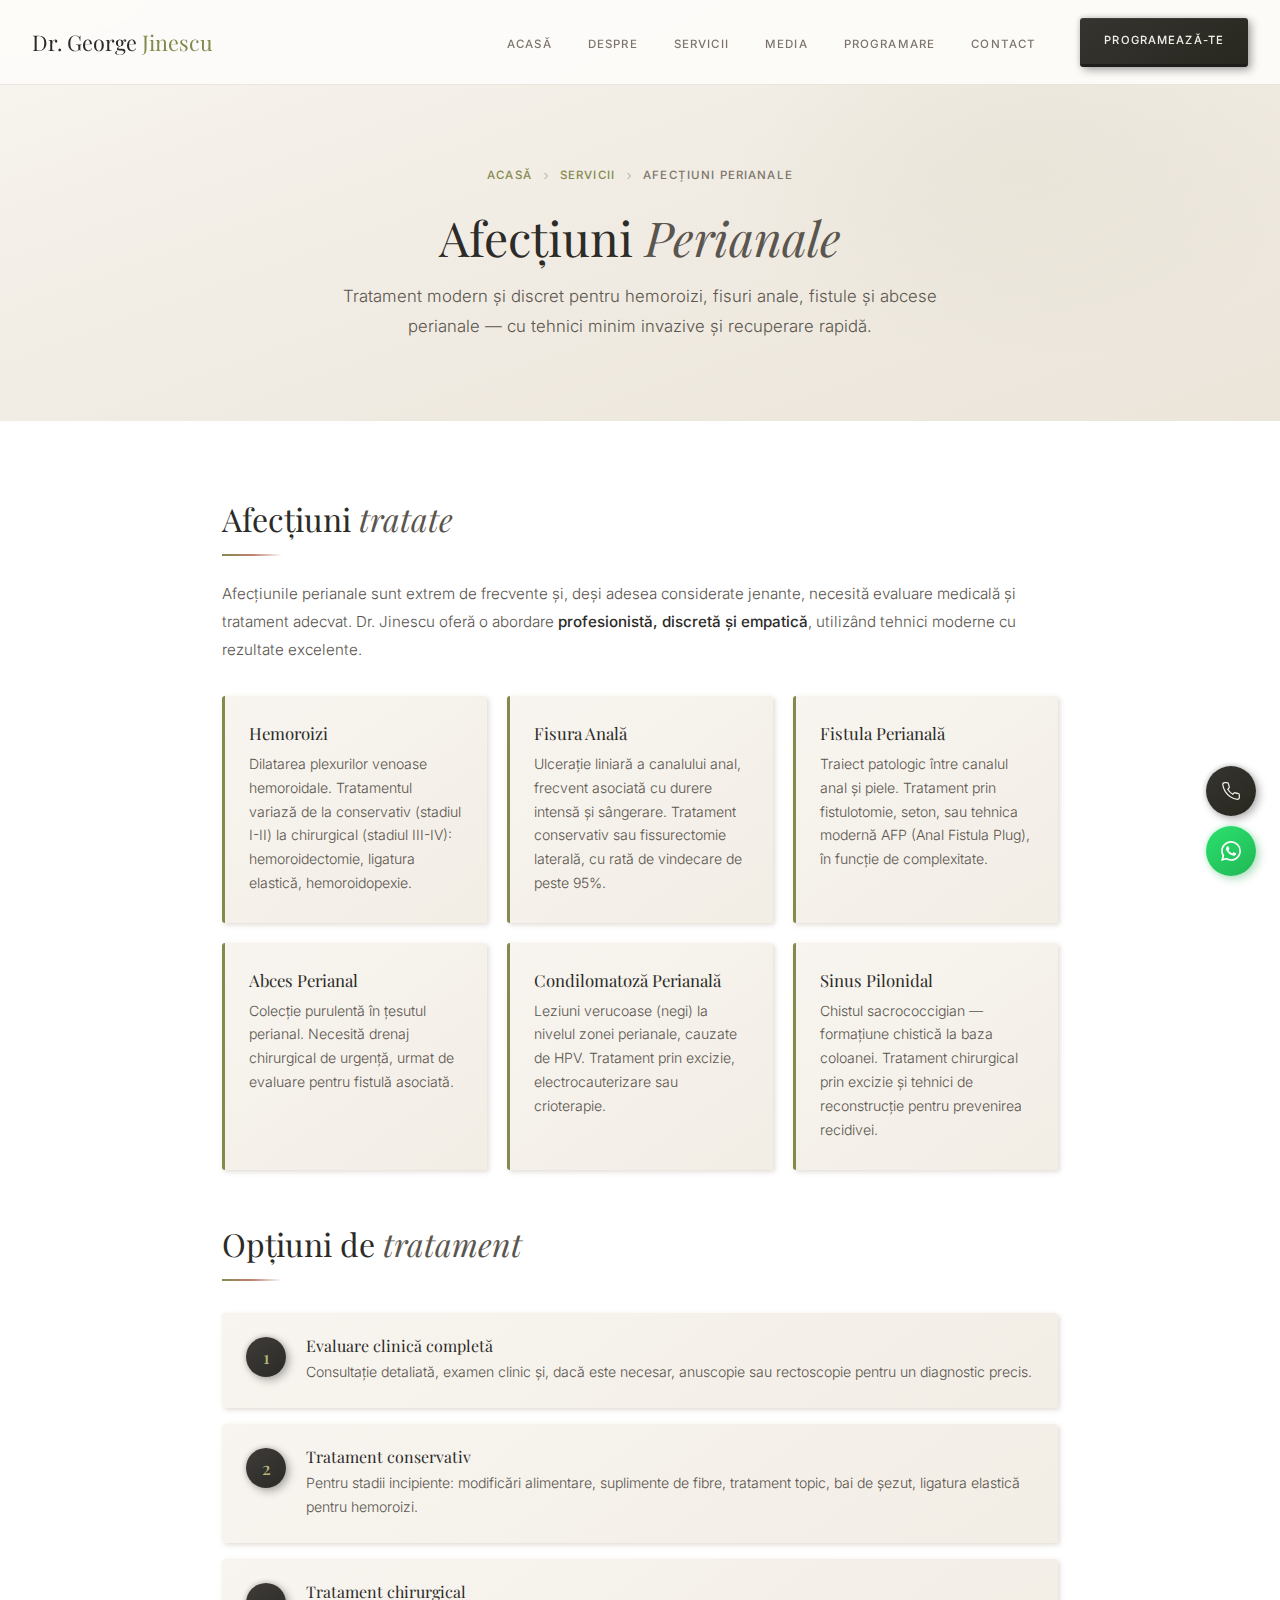
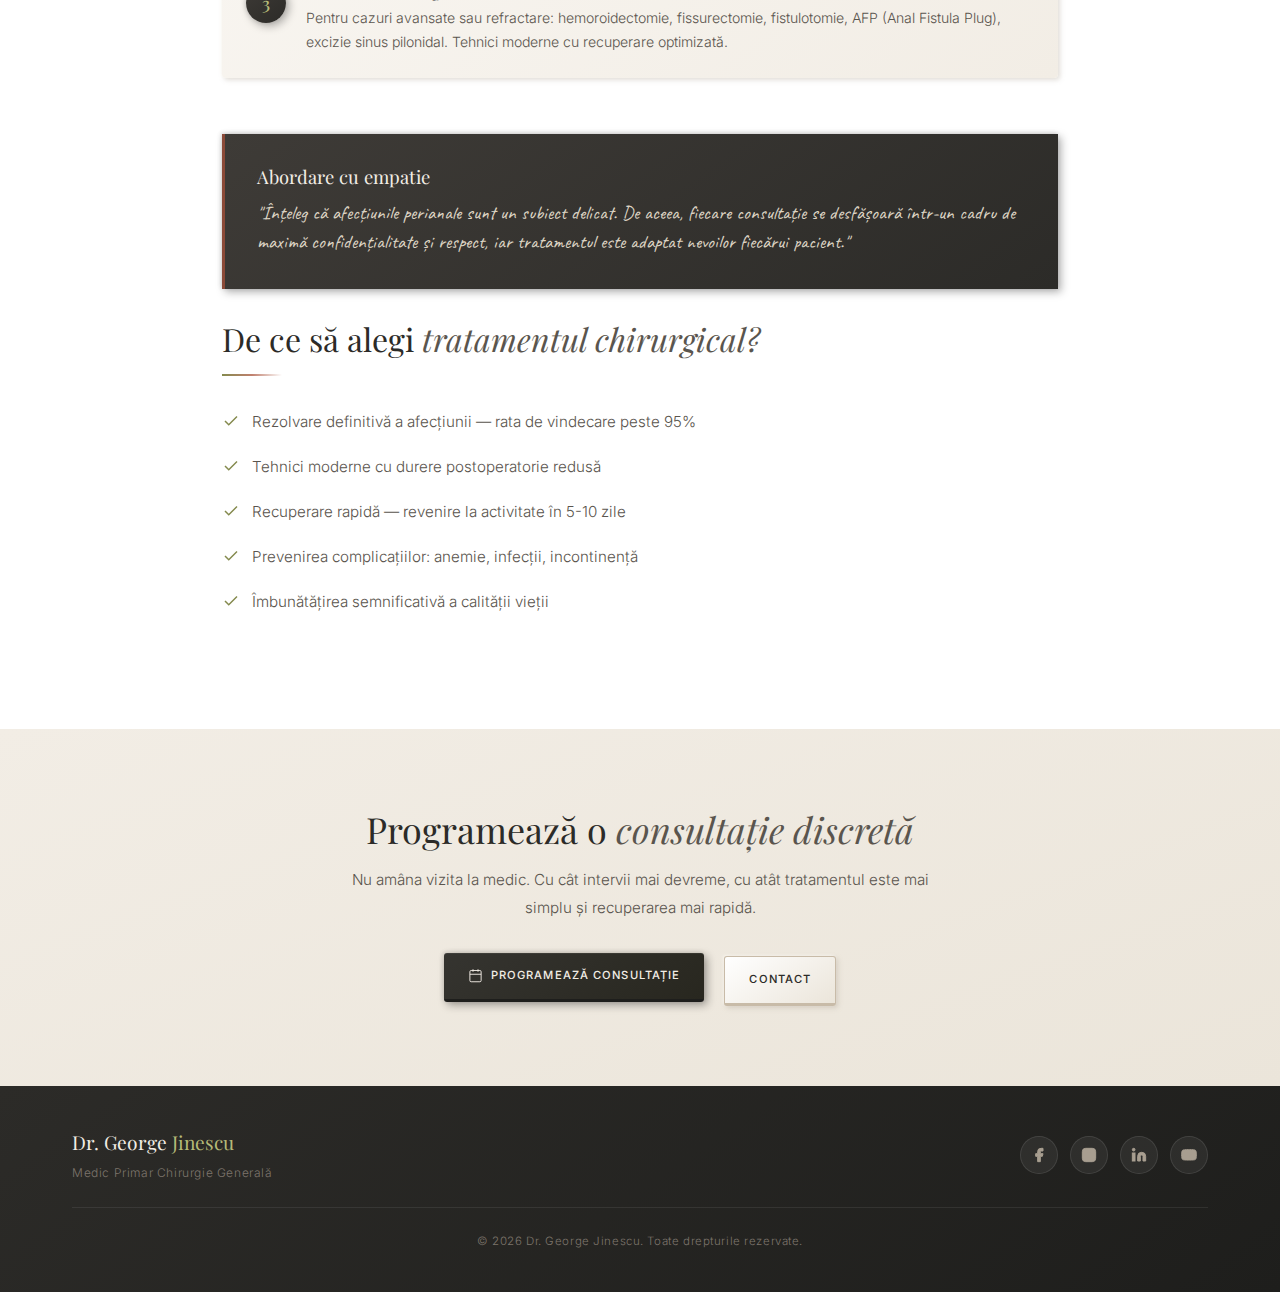
<file: pages/afectiuni-perianale.html>
<!DOCTYPE html>
<html lang="ro">
<head>
    <meta charset="UTF-8">
    <meta name="viewport" content="width=device-width, initial-scale=1.0">

    <!-- SEO -->
    <title>Afecțiuni Perianale — Hemoroizi, Fisuri, Fistule | Dr. George Jinescu</title>
    <meta name="description" content="Tratament modern pentru hemoroizi, fisuri anale, fistule perianale și abcese. Tehnici minim invazive, recuperare rapidă. Dr. George Jinescu, chirurg București.">
    <meta name="keywords" content="hemoroizi tratament bucuresti, fisura anala, fistula perianala, chirurgie proctologica, afectiuni perianale">
    <meta name="robots" content="index, follow">
    <link rel="canonical" href="https://www.drgeorgejinescu.ro/pages/afectiuni-perianale.html">

    <!-- Fonts -->
    <link rel="preconnect" href="https://fonts.googleapis.com">
    <link rel="preconnect" href="https://fonts.gstatic.com" crossorigin>
    <link href="https://fonts.googleapis.com/css2?family=Playfair+Display:ital,wght@0,400;0,500;0,600;1,400;1,500&family=Inter:wght@300;400;500;600&family=Caveat:wght@400;500;600&display=swap" rel="stylesheet">

    <!-- CSS -->
    <link rel="stylesheet" href="../css/style.css">
</head>
<body>

    <!-- ============ NAVIGATION ============ -->
    <nav class="navbar" id="navbar">
        <div class="nav-container">
            <a href="../index.html" class="logo">Dr. George <span>Jinescu</span></a>
            <ul class="nav-menu" id="navMenu">
                <li><a href="../index.html" class="nav-link">Acasă</a></li>
                <li><a href="../index.html#despre" class="nav-link">Despre</a></li>
                <li><a href="../index.html#servicii" class="nav-link">Servicii</a></li>
                <li><a href="../index.html#media" class="nav-link">Media</a></li>
                <li><a href="../index.html#programare" class="nav-link">Programare</a></li>
                <li><a href="../index.html#contact" class="nav-link">Contact</a></li>
                <li class="nav-cta"><a href="../index.html#programare" class="btn btn-primary">Programează-te</a></li>
            </ul>
            <div class="menu-toggle" id="menuToggle"><span></span><span></span><span></span></div>
        </div>
    </nav>

    <!-- ============ FLOATING BUTTONS ============ -->
    <div class="floating-buttons">
        <a href="tel:+40XXXXXXXXX" class="floating-btn phone" aria-label="Sună acum"><svg viewBox="0 0 24 24" fill="none" stroke="currentColor"><path d="M22 16.92v3a2 2 0 0 1-2.18 2 19.79 19.79 0 0 1-8.63-3.07 19.5 19.5 0 0 1-6-6 19.79 19.79 0 0 1-3.07-8.67A2 2 0 0 1 4.11 2h3a2 2 0 0 1 2 1.72c.127.96.361 1.903.7 2.81a2 2 0 0 1-.45 2.11L8.09 9.91a16 16 0 0 0 6 6l1.27-1.27a2 2 0 0 1 2.11-.45c.907.339 1.85.573 2.81.7A2 2 0 0 1 22 16.92z"/></svg></a>
        <a href="https://wa.me/40XXXXXXXXX" class="floating-btn whatsapp" target="_blank" rel="noopener" aria-label="WhatsApp"><svg viewBox="0 0 24 24" fill="currentColor"><path d="M17.472 14.382c-.297-.149-1.758-.867-2.03-.967-.273-.099-.471-.148-.67.15-.197.297-.767.966-.94 1.164-.173.199-.347.223-.644.075-.297-.15-1.255-.463-2.39-1.475-.883-.788-1.48-1.761-1.653-2.059-.173-.297-.018-.458.13-.606.134-.133.298-.347.446-.52.149-.174.198-.298.298-.497.099-.198.05-.371-.025-.52-.075-.149-.669-1.612-.916-2.207-.242-.579-.487-.5-.669-.51-.173-.008-.371-.01-.57-.01-.198 0-.52.074-.792.372-.272.297-1.04 1.016-1.04 2.479 0 1.462 1.065 2.875 1.213 3.074.149.198 2.096 3.2 5.077 4.487.709.306 1.262.489 1.694.625.712.227 1.36.195 1.871.118.571-.085 1.758-.719 2.006-1.413.248-.694.248-1.289.173-1.413-.074-.124-.272-.198-.57-.347m-5.421 7.403h-.004a9.87 9.87 0 01-5.031-1.378l-.361-.214-3.741.982.998-3.648-.235-.374a9.86 9.86 0 01-1.51-5.26c.001-5.45 4.436-9.884 9.888-9.884 2.64 0 5.122 1.03 6.988 2.898a9.825 9.825 0 012.893 6.994c-.003 5.45-4.437 9.884-9.885 9.884m8.413-18.297A11.815 11.815 0 0012.05 0C5.495 0 .16 5.335.157 11.892c0 2.096.547 4.142 1.588 5.945L.057 24l6.305-1.654a11.882 11.882 0 005.683 1.448h.005c6.554 0 11.89-5.335 11.893-11.893a11.821 11.821 0 00-3.48-8.413z"/></svg></a>
    </div>

    <!-- ============ PAGE HERO ============ -->
    <section class="page-hero">
        <div class="page-hero-container">
            <div class="breadcrumb">
                <a href="../index.html">Acasă</a>
                <svg viewBox="0 0 24 24" fill="none" stroke="currentColor"><polyline points="9 18 15 12 9 6"/></svg>
                <a href="../index.html#servicii">Servicii</a>
                <svg viewBox="0 0 24 24" fill="none" stroke="currentColor"><polyline points="9 18 15 12 9 6"/></svg>
                <span>Afecțiuni Perianale</span>
            </div>
            <h1>Afecțiuni <span>Perianale</span></h1>
            <p class="page-hero-description">
                Tratament modern și discret pentru hemoroizi, fisuri anale, fistule și abcese perianale — cu tehnici minim invazive și recuperare rapidă.
            </p>
        </div>
    </section>

    <!-- ============ PAGE CONTENT ============ -->
    <section class="page-content">
        <div class="page-content-container">

            <div class="content-block">
                <h2>Afecțiuni <span>tratate</span></h2>
                <div class="section-divider"></div>
                <p>
                    Afecțiunile perianale sunt extrem de frecvente și, deși adesea considerate jenante, necesită evaluare medicală și tratament adecvat. Dr. Jinescu oferă o abordare <strong>profesionistă, discretă și empatică</strong>, utilizând tehnici moderne cu rezultate excelente.
                </p>

                <div class="info-cards-grid">
                    <div class="info-card">
                        <h4>Hemoroizi</h4>
                        <p>Dilatarea plexurilor venoase hemoroidale. Tratamentul variază de la conservativ (stadiul I-II) la chirurgical (stadiul III-IV): hemoroidectomie, ligatura elastică, hemoroidopexie.</p>
                    </div>
                    <div class="info-card">
                        <h4>Fisura Anală</h4>
                        <p>Ulcerație liniară a canalului anal, frecvent asociată cu durere intensă și sângerare. Tratament conservativ sau fissurectomie laterală, cu rată de vindecare de peste 95%.</p>
                    </div>
                    <div class="info-card">
                        <h4>Fistula Perianală</h4>
                        <p>Traiect patologic între canalul anal și piele. Tratament prin fistulotomie, seton, sau tehnica modernă AFP (Anal Fistula Plug), în funcție de complexitate.</p>
                    </div>
                    <div class="info-card">
                        <h4>Abces Perianal</h4>
                        <p>Colecție purulentă în țesutul perianal. Necesită drenaj chirurgical de urgență, urmat de evaluare pentru fistulă asociată.</p>
                    </div>
                    <div class="info-card">
                        <h4>Condilomatoză Perianală</h4>
                        <p>Leziuni verucoase (negi) la nivelul zonei perianale, cauzate de HPV. Tratament prin excizie, electrocauterizare sau crioterapie.</p>
                    </div>
                    <div class="info-card">
                        <h4>Sinus Pilonidal</h4>
                        <p>Chistul sacrococcigian — formațiune chistică la baza coloanei. Tratament chirurgical prin excizie și tehnici de reconstrucție pentru prevenirea recidivei.</p>
                    </div>
                </div>
            </div>

            <div class="content-block">
                <h2>Opțiuni de <span>tratament</span></h2>
                <div class="section-divider"></div>

                <div class="procedure-steps">
                    <div class="procedure-step">
                        <div class="step-number">1</div>
                        <div class="step-content">
                            <h4>Evaluare clinică completă</h4>
                            <p>Consultație detaliată, examen clinic și, dacă este necesar, anuscopie sau rectoscopie pentru un diagnostic precis.</p>
                        </div>
                    </div>
                    <div class="procedure-step">
                        <div class="step-number">2</div>
                        <div class="step-content">
                            <h4>Tratament conservativ</h4>
                            <p>Pentru stadii incipiente: modificări alimentare, suplimente de fibre, tratament topic, bai de șezut, ligatura elastică pentru hemoroizi.</p>
                        </div>
                    </div>
                    <div class="procedure-step">
                        <div class="step-number">3</div>
                        <div class="step-content">
                            <h4>Tratament chirurgical</h4>
                            <p>Pentru cazuri avansate sau refractare: hemoroidectomie, fissurectomie, fistulotomie, AFP (Anal Fistula Plug), excizie sinus pilonidal. Tehnici moderne cu recuperare optimizată.</p>
                        </div>
                    </div>
                </div>
            </div>

            <div class="highlight-box">
                <h3>Abordare cu empatie</h3>
                <p>"Înțeleg că afecțiunile perianale sunt un subiect delicat. De aceea, fiecare consultație se desfășoară într-un cadru de maximă confidențialitate și respect, iar tratamentul este adaptat nevoilor fiecărui pacient."</p>
            </div>

            <div class="content-block">
                <h2>De ce să alegi <span>tratamentul chirurgical?</span></h2>
                <div class="section-divider"></div>

                <ul class="benefits-list">
                    <li>
                        <svg viewBox="0 0 24 24" fill="none" stroke="currentColor"><polyline points="20 6 9 17 4 12"/></svg>
                        <span>Rezolvare definitivă a afecțiunii — rata de vindecare peste 95%</span>
                    </li>
                    <li>
                        <svg viewBox="0 0 24 24" fill="none" stroke="currentColor"><polyline points="20 6 9 17 4 12"/></svg>
                        <span>Tehnici moderne cu durere postoperatorie redusă</span>
                    </li>
                    <li>
                        <svg viewBox="0 0 24 24" fill="none" stroke="currentColor"><polyline points="20 6 9 17 4 12"/></svg>
                        <span>Recuperare rapidă — revenire la activitate în 5-10 zile</span>
                    </li>
                    <li>
                        <svg viewBox="0 0 24 24" fill="none" stroke="currentColor"><polyline points="20 6 9 17 4 12"/></svg>
                        <span>Prevenirea complicațiilor: anemie, infecții, incontinență</span>
                    </li>
                    <li>
                        <svg viewBox="0 0 24 24" fill="none" stroke="currentColor"><polyline points="20 6 9 17 4 12"/></svg>
                        <span>Îmbunătățirea semnificativă a calității vieții</span>
                    </li>
                </ul>
            </div>

        </div>
    </section>

    <!-- ============ PAGE CTA ============ -->
    <section class="page-cta">
        <div class="page-cta-container">
            <h2>Programează o <span>consultație discretă</span></h2>
            <p>
                Nu amâna vizita la medic. Cu cât intervii mai devreme, cu atât tratamentul este mai simplu și recuperarea mai rapidă.
            </p>
            <a href="../index.html#programare" class="btn btn-primary">
                <svg viewBox="0 0 24 24" fill="none" stroke="currentColor"><rect x="3" y="4" width="18" height="18" rx="2" ry="2"/><line x1="16" y1="2" x2="16" y2="6"/><line x1="8" y1="2" x2="8" y2="6"/><line x1="3" y1="10" x2="21" y2="10"/></svg>
                Programează Consultație
            </a>
            <a href="../index.html#contact" class="btn btn-secondary">Contact</a>
        </div>
    </section>

    <!-- ============ FOOTER ============ -->
    <footer class="footer">
        <div class="footer-container">
            <div class="footer-brand">
                <a href="../index.html" class="footer-logo">Dr. George <span>Jinescu</span></a>
                <p>Medic Primar Chirurgie Generală</p>
            </div>
            <div class="footer-social">
                <a href="#" target="_blank" rel="noopener" aria-label="Facebook" class="social-link"><svg viewBox="0 0 24 24" fill="currentColor"><path d="M18 2h-3a5 5 0 0 0-5 5v3H7v4h3v8h4v-8h3l1-4h-4V7a1 1 0 0 1 1-1h3z"/></svg></a>
                <a href="#" target="_blank" rel="noopener" aria-label="Instagram" class="social-link"><svg viewBox="0 0 24 24" fill="none" stroke="currentColor"><rect x="2" y="2" width="20" height="20" rx="5" ry="5"/><path d="M16 11.37A4 4 0 1 1 12.63 8 4 4 0 0 1 16 11.37z"/><line x1="17.5" y1="6.5" x2="17.51" y2="6.5"/></svg></a>
                <a href="#" target="_blank" rel="noopener" aria-label="LinkedIn" class="social-link"><svg viewBox="0 0 24 24" fill="currentColor"><path d="M16 8a6 6 0 0 1 6 6v7h-4v-7a2 2 0 0 0-2-2 2 2 0 0 0-2 2v7h-4v-7a6 6 0 0 1 6-6z"/><rect x="2" y="9" width="4" height="12"/><circle cx="4" cy="4" r="2"/></svg></a>
                <a href="#" target="_blank" rel="noopener" aria-label="YouTube" class="social-link"><svg viewBox="0 0 24 24" fill="currentColor"><path d="M22.54 6.42a2.78 2.78 0 0 0-1.94-2C18.88 4 12 4 12 4s-6.88 0-8.6.46a2.78 2.78 0 0 0-1.94 2A29 29 0 0 0 1 11.75a29 29 0 0 0 .46 5.33A2.78 2.78 0 0 0 3.4 19.1c1.72.46 8.6.46 8.6.46s6.88 0 8.6-.46a2.78 2.78 0 0 0 1.94-2 29 29 0 0 0 .46-5.25 29 29 0 0 0-.46-5.43z"/><polygon points="9.75 15.02 15.5 11.75 9.75 8.48 9.75 15.02"/></svg></a>
            </div>
            <div class="footer-copy">
                <p>&copy; 2026 Dr. George Jinescu. Toate drepturile rezervate.</p>
            </div>
        </div>
    </footer>

    <script src="../js/main.js"></script>
</body>
</html>
</file>
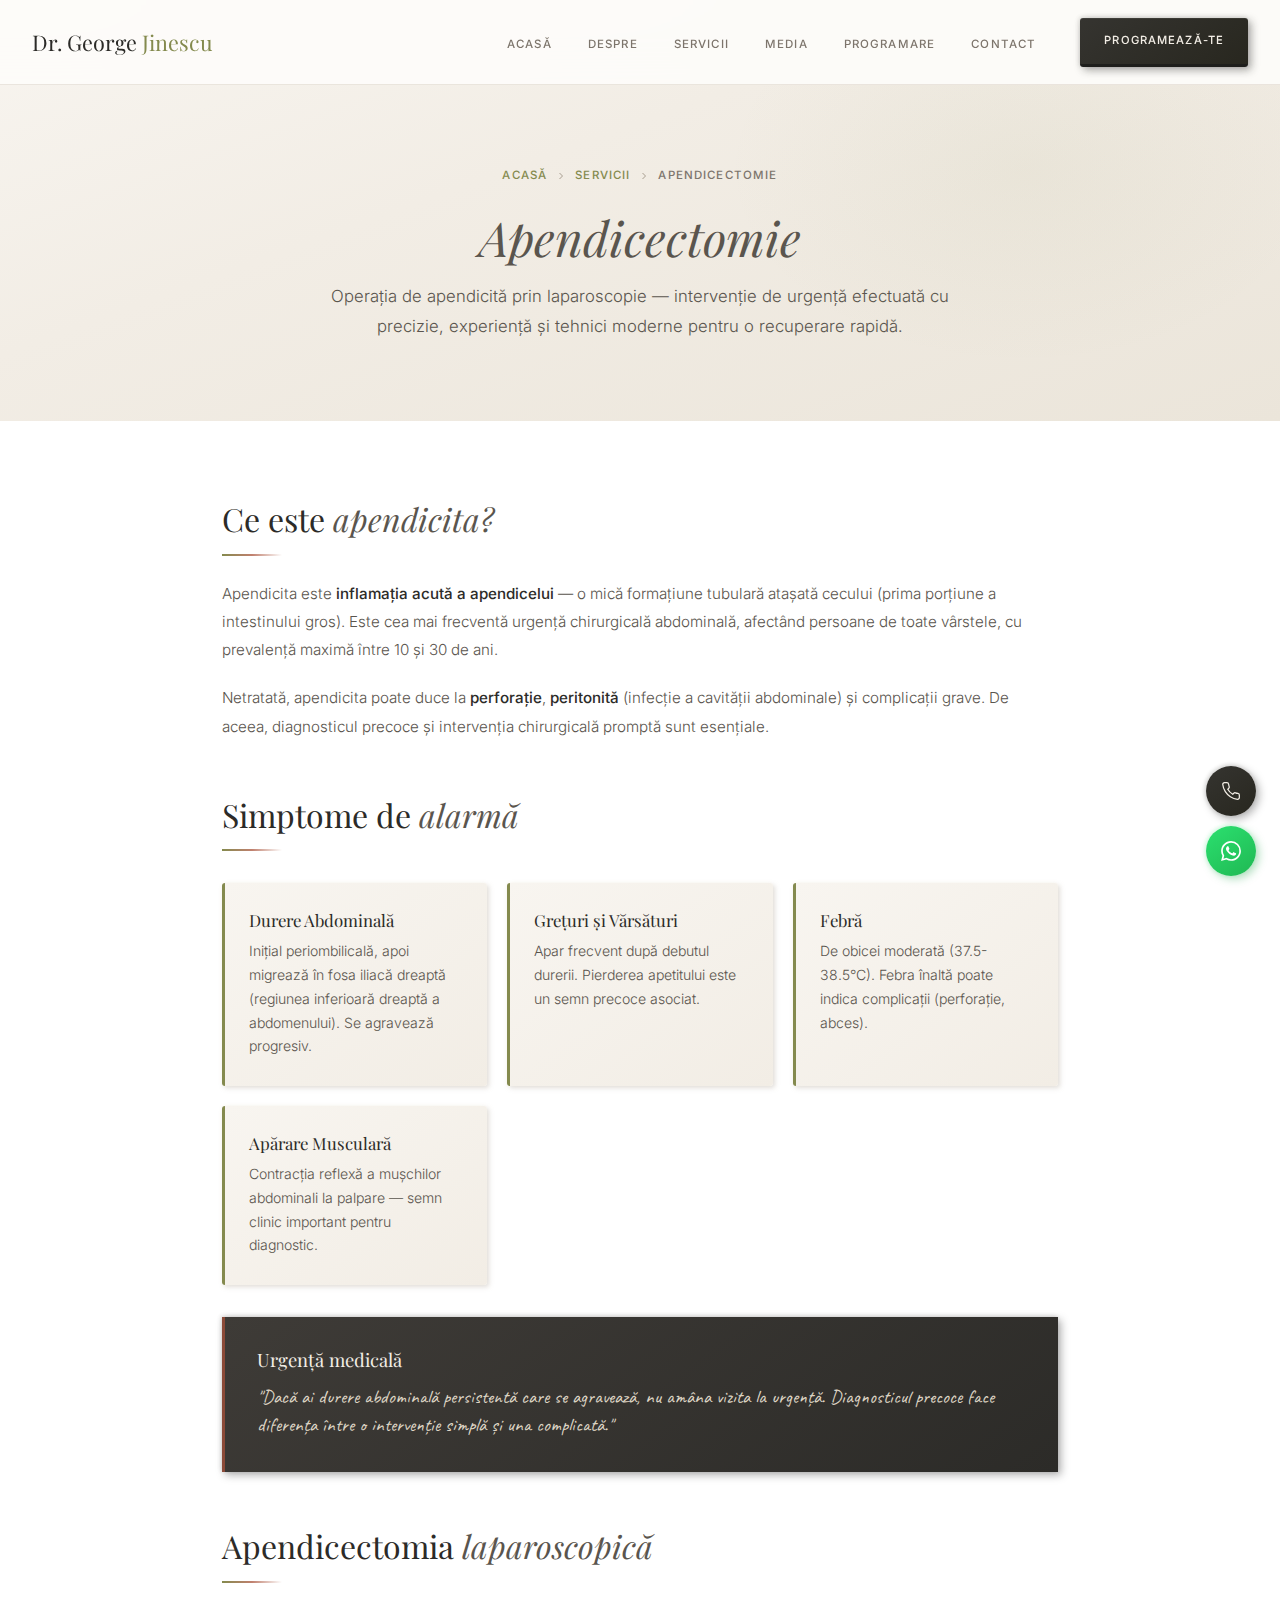
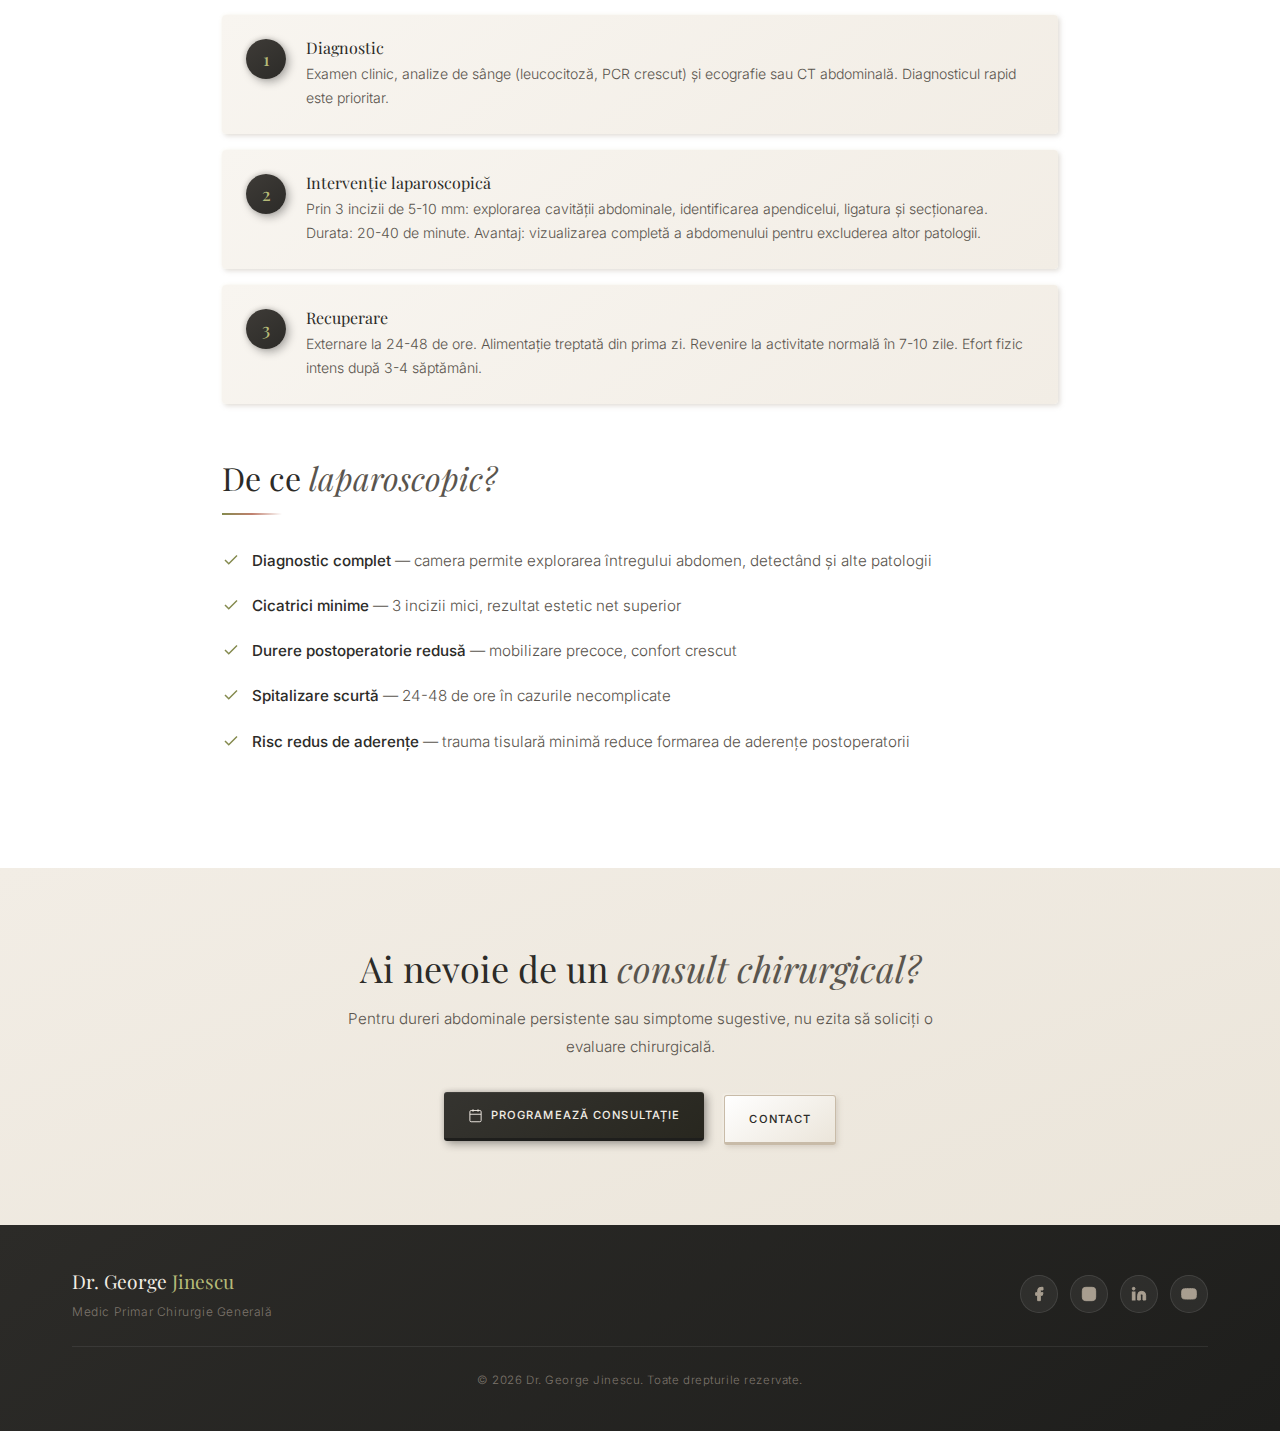
<file: pages/apendicectomie.html>
<!DOCTYPE html>
<html lang="ro">
<head>
    <meta charset="UTF-8">
    <meta name="viewport" content="width=device-width, initial-scale=1.0">

    <!-- SEO -->
    <title>Apendicectomie — Operație Apendicită | Dr. George Jinescu</title>
    <meta name="description" content="Apendicectomie laparoscopică — operația de îndepărtare a apendicelui prin tehnici minim invazive. Urgență chirurgicală tratată cu experiență și precizie. Dr. George Jinescu, București.">
    <meta name="keywords" content="apendicectomie bucuresti, operatie apendicita, apendicita acuta, chirurgie laparoscopica, apendicita simptome">
    <meta name="robots" content="index, follow">
    <link rel="canonical" href="https://www.drgeorgejinescu.ro/pages/apendicectomie.html">

    <!-- Fonts -->
    <link rel="preconnect" href="https://fonts.googleapis.com">
    <link rel="preconnect" href="https://fonts.gstatic.com" crossorigin>
    <link href="https://fonts.googleapis.com/css2?family=Playfair+Display:ital,wght@0,400;0,500;0,600;1,400;1,500&family=Inter:wght@300;400;500;600&family=Caveat:wght@400;500;600&display=swap" rel="stylesheet">

    <!-- CSS -->
    <link rel="stylesheet" href="../css/style.css">
</head>
<body>

    <!-- ============ NAVIGATION ============ -->
    <nav class="navbar" id="navbar">
        <div class="nav-container">
            <a href="../index.html" class="logo">Dr. George <span>Jinescu</span></a>
            <ul class="nav-menu" id="navMenu">
                <li><a href="../index.html" class="nav-link">Acasă</a></li>
                <li><a href="../index.html#despre" class="nav-link">Despre</a></li>
                <li><a href="../index.html#servicii" class="nav-link">Servicii</a></li>
                <li><a href="../index.html#media" class="nav-link">Media</a></li>
                <li><a href="../index.html#programare" class="nav-link">Programare</a></li>
                <li><a href="../index.html#contact" class="nav-link">Contact</a></li>
                <li class="nav-cta"><a href="../index.html#programare" class="btn btn-primary">Programează-te</a></li>
            </ul>
            <div class="menu-toggle" id="menuToggle"><span></span><span></span><span></span></div>
        </div>
    </nav>

    <!-- ============ FLOATING BUTTONS ============ -->
    <div class="floating-buttons">
        <a href="tel:+40XXXXXXXXX" class="floating-btn phone" aria-label="Sună acum"><svg viewBox="0 0 24 24" fill="none" stroke="currentColor"><path d="M22 16.92v3a2 2 0 0 1-2.18 2 19.79 19.79 0 0 1-8.63-3.07 19.5 19.5 0 0 1-6-6 19.79 19.79 0 0 1-3.07-8.67A2 2 0 0 1 4.11 2h3a2 2 0 0 1 2 1.72c.127.96.361 1.903.7 2.81a2 2 0 0 1-.45 2.11L8.09 9.91a16 16 0 0 0 6 6l1.27-1.27a2 2 0 0 1 2.11-.45c.907.339 1.85.573 2.81.7A2 2 0 0 1 22 16.92z"/></svg></a>
        <a href="https://wa.me/40XXXXXXXXX" class="floating-btn whatsapp" target="_blank" rel="noopener" aria-label="WhatsApp"><svg viewBox="0 0 24 24" fill="currentColor"><path d="M17.472 14.382c-.297-.149-1.758-.867-2.03-.967-.273-.099-.471-.148-.67.15-.197.297-.767.966-.94 1.164-.173.199-.347.223-.644.075-.297-.15-1.255-.463-2.39-1.475-.883-.788-1.48-1.761-1.653-2.059-.173-.297-.018-.458.13-.606.134-.133.298-.347.446-.52.149-.174.198-.298.298-.497.099-.198.05-.371-.025-.52-.075-.149-.669-1.612-.916-2.207-.242-.579-.487-.5-.669-.51-.173-.008-.371-.01-.57-.01-.198 0-.52.074-.792.372-.272.297-1.04 1.016-1.04 2.479 0 1.462 1.065 2.875 1.213 3.074.149.198 2.096 3.2 5.077 4.487.709.306 1.262.489 1.694.625.712.227 1.36.195 1.871.118.571-.085 1.758-.719 2.006-1.413.248-.694.248-1.289.173-1.413-.074-.124-.272-.198-.57-.347m-5.421 7.403h-.004a9.87 9.87 0 01-5.031-1.378l-.361-.214-3.741.982.998-3.648-.235-.374a9.86 9.86 0 01-1.51-5.26c.001-5.45 4.436-9.884 9.888-9.884 2.64 0 5.122 1.03 6.988 2.898a9.825 9.825 0 012.893 6.994c-.003 5.45-4.437 9.884-9.885 9.884m8.413-18.297A11.815 11.815 0 0012.05 0C5.495 0 .16 5.335.157 11.892c0 2.096.547 4.142 1.588 5.945L.057 24l6.305-1.654a11.882 11.882 0 005.683 1.448h.005c6.554 0 11.89-5.335 11.893-11.893a11.821 11.821 0 00-3.48-8.413z"/></svg></a>
    </div>

    <!-- ============ PAGE HERO ============ -->
    <section class="page-hero">
        <div class="page-hero-container">
            <div class="breadcrumb">
                <a href="../index.html">Acasă</a>
                <svg viewBox="0 0 24 24" fill="none" stroke="currentColor"><polyline points="9 18 15 12 9 6"/></svg>
                <a href="../index.html#servicii">Servicii</a>
                <svg viewBox="0 0 24 24" fill="none" stroke="currentColor"><polyline points="9 18 15 12 9 6"/></svg>
                <span>Apendicectomie</span>
            </div>
            <h1><span>Apendicectomie</span></h1>
            <p class="page-hero-description">
                Operația de apendicită prin laparoscopie — intervenție de urgență efectuată cu precizie, experiență și tehnici moderne pentru o recuperare rapidă.
            </p>
        </div>
    </section>

    <!-- ============ PAGE CONTENT ============ -->
    <section class="page-content">
        <div class="page-content-container">

            <div class="content-block">
                <h2>Ce este <span>apendicita?</span></h2>
                <div class="section-divider"></div>
                <p>
                    Apendicita este <strong>inflamația acută a apendicelui</strong> — o mică formațiune tubulară atașată cecului (prima porțiune a intestinului gros). Este cea mai frecventă urgență chirurgicală abdominală, afectând persoane de toate vârstele, cu prevalență maximă între 10 și 30 de ani.
                </p>
                <p>
                    Netratată, apendicita poate duce la <strong>perforație</strong>, <strong>peritonită</strong> (infecție a cavității abdominale) și complicații grave. De aceea, diagnosticul precoce și intervenția chirurgicală promptă sunt esențiale.
                </p>
            </div>

            <div class="content-block">
                <h2>Simptome de <span>alarmă</span></h2>
                <div class="section-divider"></div>

                <div class="info-cards-grid">
                    <div class="info-card">
                        <h4>Durere Abdominală</h4>
                        <p>Inițial periombilicală, apoi migrează în fosa iliacă dreaptă (regiunea inferioară dreaptă a abdomenului). Se agravează progresiv.</p>
                    </div>
                    <div class="info-card">
                        <h4>Grețuri și Vărsături</h4>
                        <p>Apar frecvent după debutul durerii. Pierderea apetitului este un semn precoce asociat.</p>
                    </div>
                    <div class="info-card">
                        <h4>Febră</h4>
                        <p>De obicei moderată (37.5-38.5°C). Febra înaltă poate indica complicații (perforație, abces).</p>
                    </div>
                    <div class="info-card">
                        <h4>Apărare Musculară</h4>
                        <p>Contracția reflexă a mușchilor abdominali la palpare — semn clinic important pentru diagnostic.</p>
                    </div>
                </div>

                <div class="highlight-box">
                    <h3>Urgență medicală</h3>
                    <p>"Dacă ai durere abdominală persistentă care se agravează, nu amâna vizita la urgență. Diagnosticul precoce face diferența între o intervenție simplă și una complicată."</p>
                </div>
            </div>

            <div class="content-block">
                <h2>Apendicectomia <span>laparoscopică</span></h2>
                <div class="section-divider"></div>

                <div class="procedure-steps">
                    <div class="procedure-step">
                        <div class="step-number">1</div>
                        <div class="step-content">
                            <h4>Diagnostic</h4>
                            <p>Examen clinic, analize de sânge (leucocitoză, PCR crescut) și ecografie sau CT abdominală. Diagnosticul rapid este prioritar.</p>
                        </div>
                    </div>
                    <div class="procedure-step">
                        <div class="step-number">2</div>
                        <div class="step-content">
                            <h4>Intervenție laparoscopică</h4>
                            <p>Prin 3 incizii de 5-10 mm: explorarea cavității abdominale, identificarea apendicelui, ligatura și secționarea. Durata: 20-40 de minute. Avantaj: vizualizarea completă a abdomenului pentru excluderea altor patologii.</p>
                        </div>
                    </div>
                    <div class="procedure-step">
                        <div class="step-number">3</div>
                        <div class="step-content">
                            <h4>Recuperare</h4>
                            <p>Externare la 24-48 de ore. Alimentație treptată din prima zi. Revenire la activitate normală în 7-10 zile. Efort fizic intens după 3-4 săptămâni.</p>
                        </div>
                    </div>
                </div>
            </div>

            <div class="content-block">
                <h2>De ce <span>laparoscopic?</span></h2>
                <div class="section-divider"></div>

                <ul class="benefits-list">
                    <li>
                        <svg viewBox="0 0 24 24" fill="none" stroke="currentColor"><polyline points="20 6 9 17 4 12"/></svg>
                        <span><strong>Diagnostic complet</strong> — camera permite explorarea întregului abdomen, detectând și alte patologii</span>
                    </li>
                    <li>
                        <svg viewBox="0 0 24 24" fill="none" stroke="currentColor"><polyline points="20 6 9 17 4 12"/></svg>
                        <span><strong>Cicatrici minime</strong> — 3 incizii mici, rezultat estetic net superior</span>
                    </li>
                    <li>
                        <svg viewBox="0 0 24 24" fill="none" stroke="currentColor"><polyline points="20 6 9 17 4 12"/></svg>
                        <span><strong>Durere postoperatorie redusă</strong> — mobilizare precoce, confort crescut</span>
                    </li>
                    <li>
                        <svg viewBox="0 0 24 24" fill="none" stroke="currentColor"><polyline points="20 6 9 17 4 12"/></svg>
                        <span><strong>Spitalizare scurtă</strong> — 24-48 de ore în cazurile necomplicate</span>
                    </li>
                    <li>
                        <svg viewBox="0 0 24 24" fill="none" stroke="currentColor"><polyline points="20 6 9 17 4 12"/></svg>
                        <span><strong>Risc redus de aderențe</strong> — trauma tisulară minimă reduce formarea de aderențe postoperatorii</span>
                    </li>
                </ul>
            </div>

        </div>
    </section>

    <!-- ============ PAGE CTA ============ -->
    <section class="page-cta">
        <div class="page-cta-container">
            <h2>Ai nevoie de un <span>consult chirurgical?</span></h2>
            <p>
                Pentru dureri abdominale persistente sau simptome sugestive, nu ezita să soliciți o evaluare chirurgicală.
            </p>
            <a href="../index.html#programare" class="btn btn-primary">
                <svg viewBox="0 0 24 24" fill="none" stroke="currentColor"><rect x="3" y="4" width="18" height="18" rx="2" ry="2"/><line x1="16" y1="2" x2="16" y2="6"/><line x1="8" y1="2" x2="8" y2="6"/><line x1="3" y1="10" x2="21" y2="10"/></svg>
                Programează Consultație
            </a>
            <a href="../index.html#contact" class="btn btn-secondary">Contact</a>
        </div>
    </section>

    <!-- ============ FOOTER ============ -->
    <footer class="footer">
        <div class="footer-container">
            <div class="footer-brand">
                <a href="../index.html" class="footer-logo">Dr. George <span>Jinescu</span></a>
                <p>Medic Primar Chirurgie Generală</p>
            </div>
            <div class="footer-social">
                <a href="#" target="_blank" rel="noopener" aria-label="Facebook" class="social-link"><svg viewBox="0 0 24 24" fill="currentColor"><path d="M18 2h-3a5 5 0 0 0-5 5v3H7v4h3v8h4v-8h3l1-4h-4V7a1 1 0 0 1 1-1h3z"/></svg></a>
                <a href="#" target="_blank" rel="noopener" aria-label="Instagram" class="social-link"><svg viewBox="0 0 24 24" fill="none" stroke="currentColor"><rect x="2" y="2" width="20" height="20" rx="5" ry="5"/><path d="M16 11.37A4 4 0 1 1 12.63 8 4 4 0 0 1 16 11.37z"/><line x1="17.5" y1="6.5" x2="17.51" y2="6.5"/></svg></a>
                <a href="#" target="_blank" rel="noopener" aria-label="LinkedIn" class="social-link"><svg viewBox="0 0 24 24" fill="currentColor"><path d="M16 8a6 6 0 0 1 6 6v7h-4v-7a2 2 0 0 0-2-2 2 2 0 0 0-2 2v7h-4v-7a6 6 0 0 1 6-6z"/><rect x="2" y="9" width="4" height="12"/><circle cx="4" cy="4" r="2"/></svg></a>
                <a href="#" target="_blank" rel="noopener" aria-label="YouTube" class="social-link"><svg viewBox="0 0 24 24" fill="currentColor"><path d="M22.54 6.42a2.78 2.78 0 0 0-1.94-2C18.88 4 12 4 12 4s-6.88 0-8.6.46a2.78 2.78 0 0 0-1.94 2A29 29 0 0 0 1 11.75a29 29 0 0 0 .46 5.33A2.78 2.78 0 0 0 3.4 19.1c1.72.46 8.6.46 8.6.46s6.88 0 8.6-.46a2.78 2.78 0 0 0 1.94-2 29 29 0 0 0 .46-5.25 29 29 0 0 0-.46-5.43z"/><polygon points="9.75 15.02 15.5 11.75 9.75 8.48 9.75 15.02"/></svg></a>
            </div>
            <div class="footer-copy">
                <p>&copy; 2026 Dr. George Jinescu. Toate drepturile rezervate.</p>
            </div>
        </div>
    </footer>

    <script src="../js/main.js"></script>
</body>
</html>
</file>
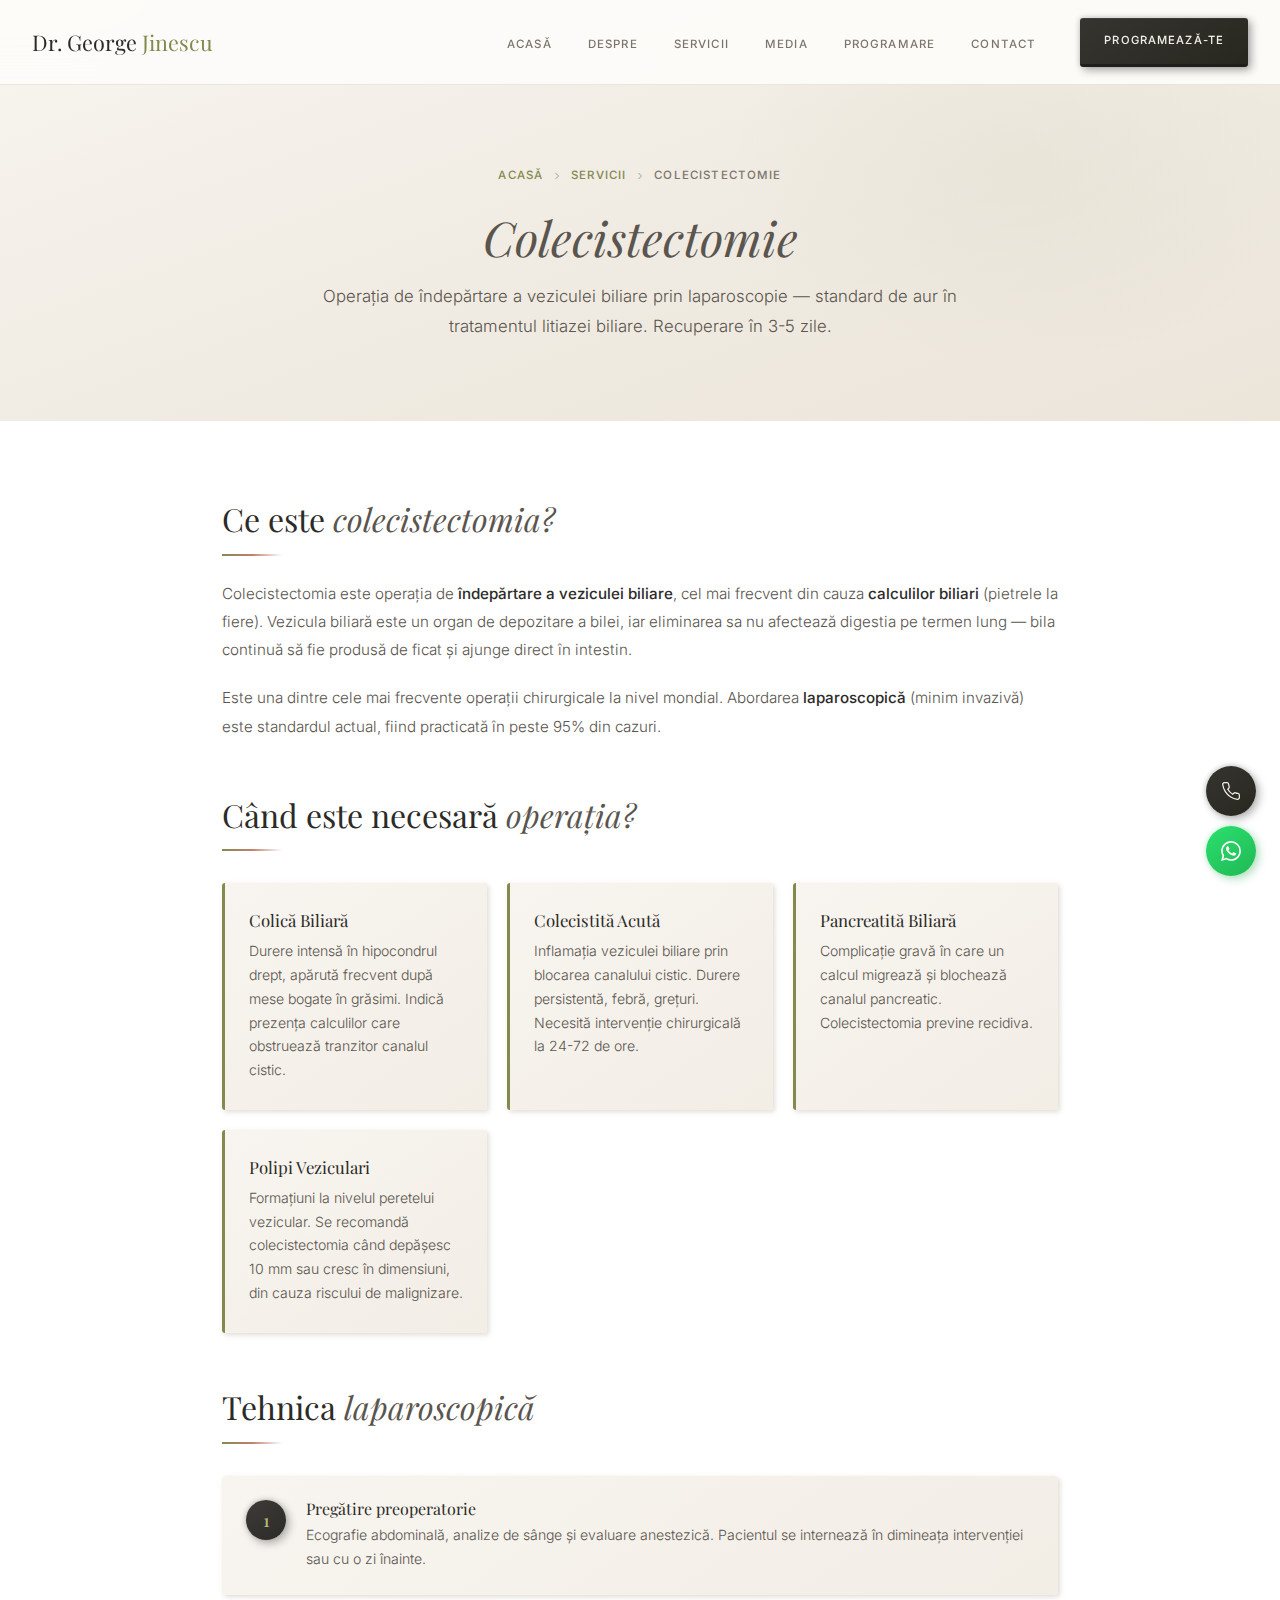
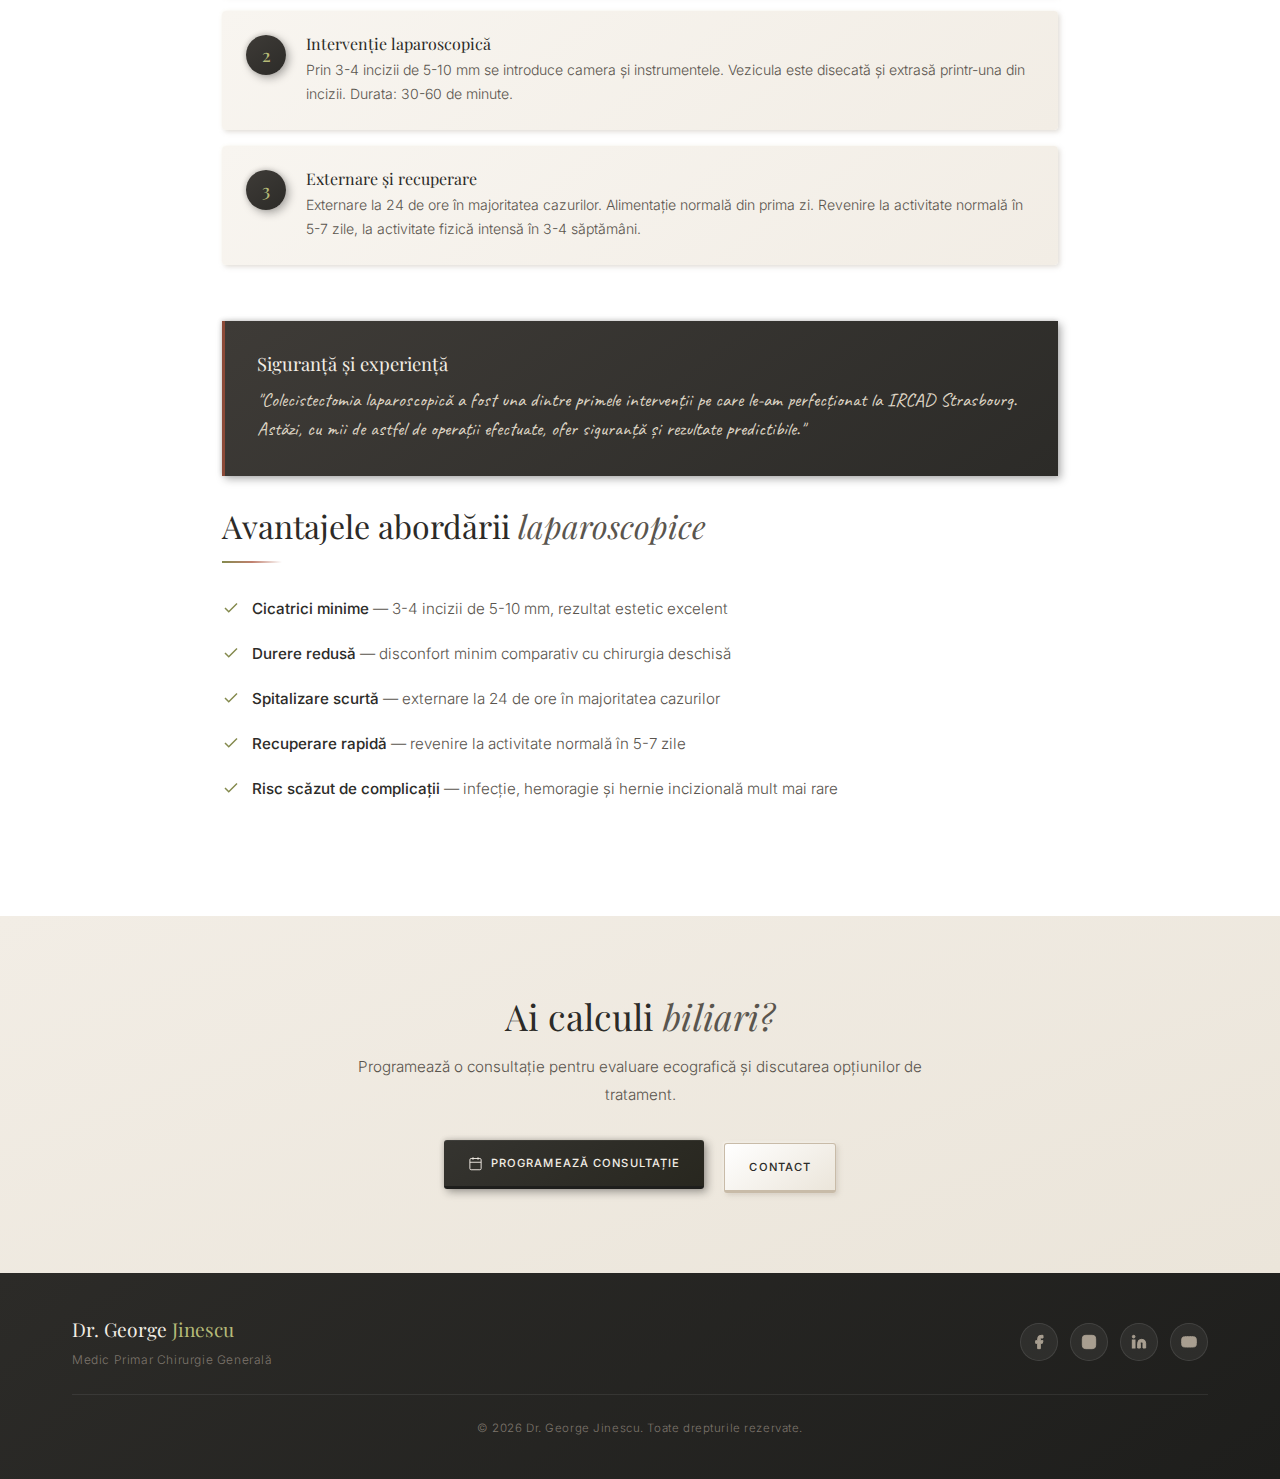
<file: pages/colecistectomie.html>
<!DOCTYPE html>
<html lang="ro">
<head>
    <meta charset="UTF-8">
    <meta name="viewport" content="width=device-width, initial-scale=1.0">

    <!-- SEO -->
    <title>Colecistectomie — Operație Veziculă Biliară | Dr. George Jinescu</title>
    <meta name="description" content="Colecistectomie laparoscopică — operația de îndepărtare a veziculei biliare prin tehnici minim invazive. Recuperare rapidă, cicatrici minime. Dr. George Jinescu, București.">
    <meta name="keywords" content="colecistectomie bucuresti, operatie vezica biliara, calculi biliari, chirurgie laparoscopica, pietre la fiere">
    <meta name="robots" content="index, follow">
    <link rel="canonical" href="https://www.drgeorgejinescu.ro/pages/colecistectomie.html">

    <!-- Fonts -->
    <link rel="preconnect" href="https://fonts.googleapis.com">
    <link rel="preconnect" href="https://fonts.gstatic.com" crossorigin>
    <link href="https://fonts.googleapis.com/css2?family=Playfair+Display:ital,wght@0,400;0,500;0,600;1,400;1,500&family=Inter:wght@300;400;500;600&family=Caveat:wght@400;500;600&display=swap" rel="stylesheet">

    <!-- CSS -->
    <link rel="stylesheet" href="../css/style.css">
</head>
<body>

    <!-- ============ NAVIGATION ============ -->
    <nav class="navbar" id="navbar">
        <div class="nav-container">
            <a href="../index.html" class="logo">Dr. George <span>Jinescu</span></a>
            <ul class="nav-menu" id="navMenu">
                <li><a href="../index.html" class="nav-link">Acasă</a></li>
                <li><a href="../index.html#despre" class="nav-link">Despre</a></li>
                <li><a href="../index.html#servicii" class="nav-link">Servicii</a></li>
                <li><a href="../index.html#media" class="nav-link">Media</a></li>
                <li><a href="../index.html#programare" class="nav-link">Programare</a></li>
                <li><a href="../index.html#contact" class="nav-link">Contact</a></li>
                <li class="nav-cta"><a href="../index.html#programare" class="btn btn-primary">Programează-te</a></li>
            </ul>
            <div class="menu-toggle" id="menuToggle"><span></span><span></span><span></span></div>
        </div>
    </nav>

    <!-- ============ FLOATING BUTTONS ============ -->
    <div class="floating-buttons">
        <a href="tel:+40XXXXXXXXX" class="floating-btn phone" aria-label="Sună acum"><svg viewBox="0 0 24 24" fill="none" stroke="currentColor"><path d="M22 16.92v3a2 2 0 0 1-2.18 2 19.79 19.79 0 0 1-8.63-3.07 19.5 19.5 0 0 1-6-6 19.79 19.79 0 0 1-3.07-8.67A2 2 0 0 1 4.11 2h3a2 2 0 0 1 2 1.72c.127.96.361 1.903.7 2.81a2 2 0 0 1-.45 2.11L8.09 9.91a16 16 0 0 0 6 6l1.27-1.27a2 2 0 0 1 2.11-.45c.907.339 1.85.573 2.81.7A2 2 0 0 1 22 16.92z"/></svg></a>
        <a href="https://wa.me/40XXXXXXXXX" class="floating-btn whatsapp" target="_blank" rel="noopener" aria-label="WhatsApp"><svg viewBox="0 0 24 24" fill="currentColor"><path d="M17.472 14.382c-.297-.149-1.758-.867-2.03-.967-.273-.099-.471-.148-.67.15-.197.297-.767.966-.94 1.164-.173.199-.347.223-.644.075-.297-.15-1.255-.463-2.39-1.475-.883-.788-1.48-1.761-1.653-2.059-.173-.297-.018-.458.13-.606.134-.133.298-.347.446-.52.149-.174.198-.298.298-.497.099-.198.05-.371-.025-.52-.075-.149-.669-1.612-.916-2.207-.242-.579-.487-.5-.669-.51-.173-.008-.371-.01-.57-.01-.198 0-.52.074-.792.372-.272.297-1.04 1.016-1.04 2.479 0 1.462 1.065 2.875 1.213 3.074.149.198 2.096 3.2 5.077 4.487.709.306 1.262.489 1.694.625.712.227 1.36.195 1.871.118.571-.085 1.758-.719 2.006-1.413.248-.694.248-1.289.173-1.413-.074-.124-.272-.198-.57-.347m-5.421 7.403h-.004a9.87 9.87 0 01-5.031-1.378l-.361-.214-3.741.982.998-3.648-.235-.374a9.86 9.86 0 01-1.51-5.26c.001-5.45 4.436-9.884 9.888-9.884 2.64 0 5.122 1.03 6.988 2.898a9.825 9.825 0 012.893 6.994c-.003 5.45-4.437 9.884-9.885 9.884m8.413-18.297A11.815 11.815 0 0012.05 0C5.495 0 .16 5.335.157 11.892c0 2.096.547 4.142 1.588 5.945L.057 24l6.305-1.654a11.882 11.882 0 005.683 1.448h.005c6.554 0 11.89-5.335 11.893-11.893a11.821 11.821 0 00-3.48-8.413z"/></svg></a>
    </div>

    <!-- ============ PAGE HERO ============ -->
    <section class="page-hero">
        <div class="page-hero-container">
            <div class="breadcrumb">
                <a href="../index.html">Acasă</a>
                <svg viewBox="0 0 24 24" fill="none" stroke="currentColor"><polyline points="9 18 15 12 9 6"/></svg>
                <a href="../index.html#servicii">Servicii</a>
                <svg viewBox="0 0 24 24" fill="none" stroke="currentColor"><polyline points="9 18 15 12 9 6"/></svg>
                <span>Colecistectomie</span>
            </div>
            <h1><span>Colecistectomie</span></h1>
            <p class="page-hero-description">
                Operația de îndepărtare a veziculei biliare prin laparoscopie — standard de aur în tratamentul litiazei biliare. Recuperare în 3-5 zile.
            </p>
        </div>
    </section>

    <!-- ============ PAGE CONTENT ============ -->
    <section class="page-content">
        <div class="page-content-container">

            <div class="content-block">
                <h2>Ce este <span>colecistectomia?</span></h2>
                <div class="section-divider"></div>
                <p>
                    Colecistectomia este operația de <strong>îndepărtare a veziculei biliare</strong>, cel mai frecvent din cauza <strong>calculilor biliari</strong> (pietrele la fiere). Vezicula biliară este un organ de depozitare a bilei, iar eliminarea sa nu afectează digestia pe termen lung — bila continuă să fie produsă de ficat și ajunge direct în intestin.
                </p>
                <p>
                    Este una dintre cele mai frecvente operații chirurgicale la nivel mondial. Abordarea <strong>laparoscopică</strong> (minim invazivă) este standardul actual, fiind practicată în peste 95% din cazuri.
                </p>
            </div>

            <div class="content-block">
                <h2>Când este necesară <span>operația?</span></h2>
                <div class="section-divider"></div>

                <div class="info-cards-grid">
                    <div class="info-card">
                        <h4>Colică Biliară</h4>
                        <p>Durere intensă în hipocondrul drept, apărută frecvent după mese bogate în grăsimi. Indică prezența calculilor care obstruează tranzitor canalul cistic.</p>
                    </div>
                    <div class="info-card">
                        <h4>Colecistită Acută</h4>
                        <p>Inflamația veziculei biliare prin blocarea canalului cistic. Durere persistentă, febră, grețuri. Necesită intervenție chirurgicală la 24-72 de ore.</p>
                    </div>
                    <div class="info-card">
                        <h4>Pancreatită Biliară</h4>
                        <p>Complicație gravă în care un calcul migrează și blochează canalul pancreatic. Colecistectomia previne recidiva.</p>
                    </div>
                    <div class="info-card">
                        <h4>Polipi Veziculari</h4>
                        <p>Formațiuni la nivelul peretelui vezicular. Se recomandă colecistectomia când depășesc 10 mm sau cresc în dimensiuni, din cauza riscului de malignizare.</p>
                    </div>
                </div>
            </div>

            <div class="content-block">
                <h2>Tehnica <span>laparoscopică</span></h2>
                <div class="section-divider"></div>

                <div class="procedure-steps">
                    <div class="procedure-step">
                        <div class="step-number">1</div>
                        <div class="step-content">
                            <h4>Pregătire preoperatorie</h4>
                            <p>Ecografie abdominală, analize de sânge și evaluare anestezică. Pacientul se internează în dimineața intervenției sau cu o zi înainte.</p>
                        </div>
                    </div>
                    <div class="procedure-step">
                        <div class="step-number">2</div>
                        <div class="step-content">
                            <h4>Intervenție laparoscopică</h4>
                            <p>Prin 3-4 incizii de 5-10 mm se introduce camera și instrumentele. Vezicula este disecată și extrasă printr-una din incizii. Durata: 30-60 de minute.</p>
                        </div>
                    </div>
                    <div class="procedure-step">
                        <div class="step-number">3</div>
                        <div class="step-content">
                            <h4>Externare și recuperare</h4>
                            <p>Externare la 24 de ore în majoritatea cazurilor. Alimentație normală din prima zi. Revenire la activitate normală în 5-7 zile, la activitate fizică intensă în 3-4 săptămâni.</p>
                        </div>
                    </div>
                </div>
            </div>

            <div class="highlight-box">
                <h3>Siguranță și experiență</h3>
                <p>"Colecistectomia laparoscopică a fost una dintre primele intervenții pe care le-am perfecționat la IRCAD Strasbourg. Astăzi, cu mii de astfel de operații efectuate, ofer siguranță și rezultate predictibile."</p>
            </div>

            <div class="content-block">
                <h2>Avantajele abordării <span>laparoscopice</span></h2>
                <div class="section-divider"></div>

                <ul class="benefits-list">
                    <li>
                        <svg viewBox="0 0 24 24" fill="none" stroke="currentColor"><polyline points="20 6 9 17 4 12"/></svg>
                        <span><strong>Cicatrici minime</strong> — 3-4 incizii de 5-10 mm, rezultat estetic excelent</span>
                    </li>
                    <li>
                        <svg viewBox="0 0 24 24" fill="none" stroke="currentColor"><polyline points="20 6 9 17 4 12"/></svg>
                        <span><strong>Durere redusă</strong> — disconfort minim comparativ cu chirurgia deschisă</span>
                    </li>
                    <li>
                        <svg viewBox="0 0 24 24" fill="none" stroke="currentColor"><polyline points="20 6 9 17 4 12"/></svg>
                        <span><strong>Spitalizare scurtă</strong> — externare la 24 de ore în majoritatea cazurilor</span>
                    </li>
                    <li>
                        <svg viewBox="0 0 24 24" fill="none" stroke="currentColor"><polyline points="20 6 9 17 4 12"/></svg>
                        <span><strong>Recuperare rapidă</strong> — revenire la activitate normală în 5-7 zile</span>
                    </li>
                    <li>
                        <svg viewBox="0 0 24 24" fill="none" stroke="currentColor"><polyline points="20 6 9 17 4 12"/></svg>
                        <span><strong>Risc scăzut de complicații</strong> — infecție, hemoragie și hernie incizională mult mai rare</span>
                    </li>
                </ul>
            </div>

        </div>
    </section>

    <!-- ============ PAGE CTA ============ -->
    <section class="page-cta">
        <div class="page-cta-container">
            <h2>Ai calculi <span>biliari?</span></h2>
            <p>
                Programează o consultație pentru evaluare ecografică și discutarea opțiunilor de tratament.
            </p>
            <a href="../index.html#programare" class="btn btn-primary">
                <svg viewBox="0 0 24 24" fill="none" stroke="currentColor"><rect x="3" y="4" width="18" height="18" rx="2" ry="2"/><line x1="16" y1="2" x2="16" y2="6"/><line x1="8" y1="2" x2="8" y2="6"/><line x1="3" y1="10" x2="21" y2="10"/></svg>
                Programează Consultație
            </a>
            <a href="../index.html#contact" class="btn btn-secondary">Contact</a>
        </div>
    </section>

    <!-- ============ FOOTER ============ -->
    <footer class="footer">
        <div class="footer-container">
            <div class="footer-brand">
                <a href="../index.html" class="footer-logo">Dr. George <span>Jinescu</span></a>
                <p>Medic Primar Chirurgie Generală</p>
            </div>
            <div class="footer-social">
                <a href="#" target="_blank" rel="noopener" aria-label="Facebook" class="social-link"><svg viewBox="0 0 24 24" fill="currentColor"><path d="M18 2h-3a5 5 0 0 0-5 5v3H7v4h3v8h4v-8h3l1-4h-4V7a1 1 0 0 1 1-1h3z"/></svg></a>
                <a href="#" target="_blank" rel="noopener" aria-label="Instagram" class="social-link"><svg viewBox="0 0 24 24" fill="none" stroke="currentColor"><rect x="2" y="2" width="20" height="20" rx="5" ry="5"/><path d="M16 11.37A4 4 0 1 1 12.63 8 4 4 0 0 1 16 11.37z"/><line x1="17.5" y1="6.5" x2="17.51" y2="6.5"/></svg></a>
                <a href="#" target="_blank" rel="noopener" aria-label="LinkedIn" class="social-link"><svg viewBox="0 0 24 24" fill="currentColor"><path d="M16 8a6 6 0 0 1 6 6v7h-4v-7a2 2 0 0 0-2-2 2 2 0 0 0-2 2v7h-4v-7a6 6 0 0 1 6-6z"/><rect x="2" y="9" width="4" height="12"/><circle cx="4" cy="4" r="2"/></svg></a>
                <a href="#" target="_blank" rel="noopener" aria-label="YouTube" class="social-link"><svg viewBox="0 0 24 24" fill="currentColor"><path d="M22.54 6.42a2.78 2.78 0 0 0-1.94-2C18.88 4 12 4 12 4s-6.88 0-8.6.46a2.78 2.78 0 0 0-1.94 2A29 29 0 0 0 1 11.75a29 29 0 0 0 .46 5.33A2.78 2.78 0 0 0 3.4 19.1c1.72.46 8.6.46 8.6.46s6.88 0 8.6-.46a2.78 2.78 0 0 0 1.94-2 29 29 0 0 0 .46-5.25 29 29 0 0 0-.46-5.43z"/><polygon points="9.75 15.02 15.5 11.75 9.75 8.48 9.75 15.02"/></svg></a>
            </div>
            <div class="footer-copy">
                <p>&copy; 2026 Dr. George Jinescu. Toate drepturile rezervate.</p>
            </div>
        </div>
    </footer>

    <script src="../js/main.js"></script>
</body>
</html>
</file>
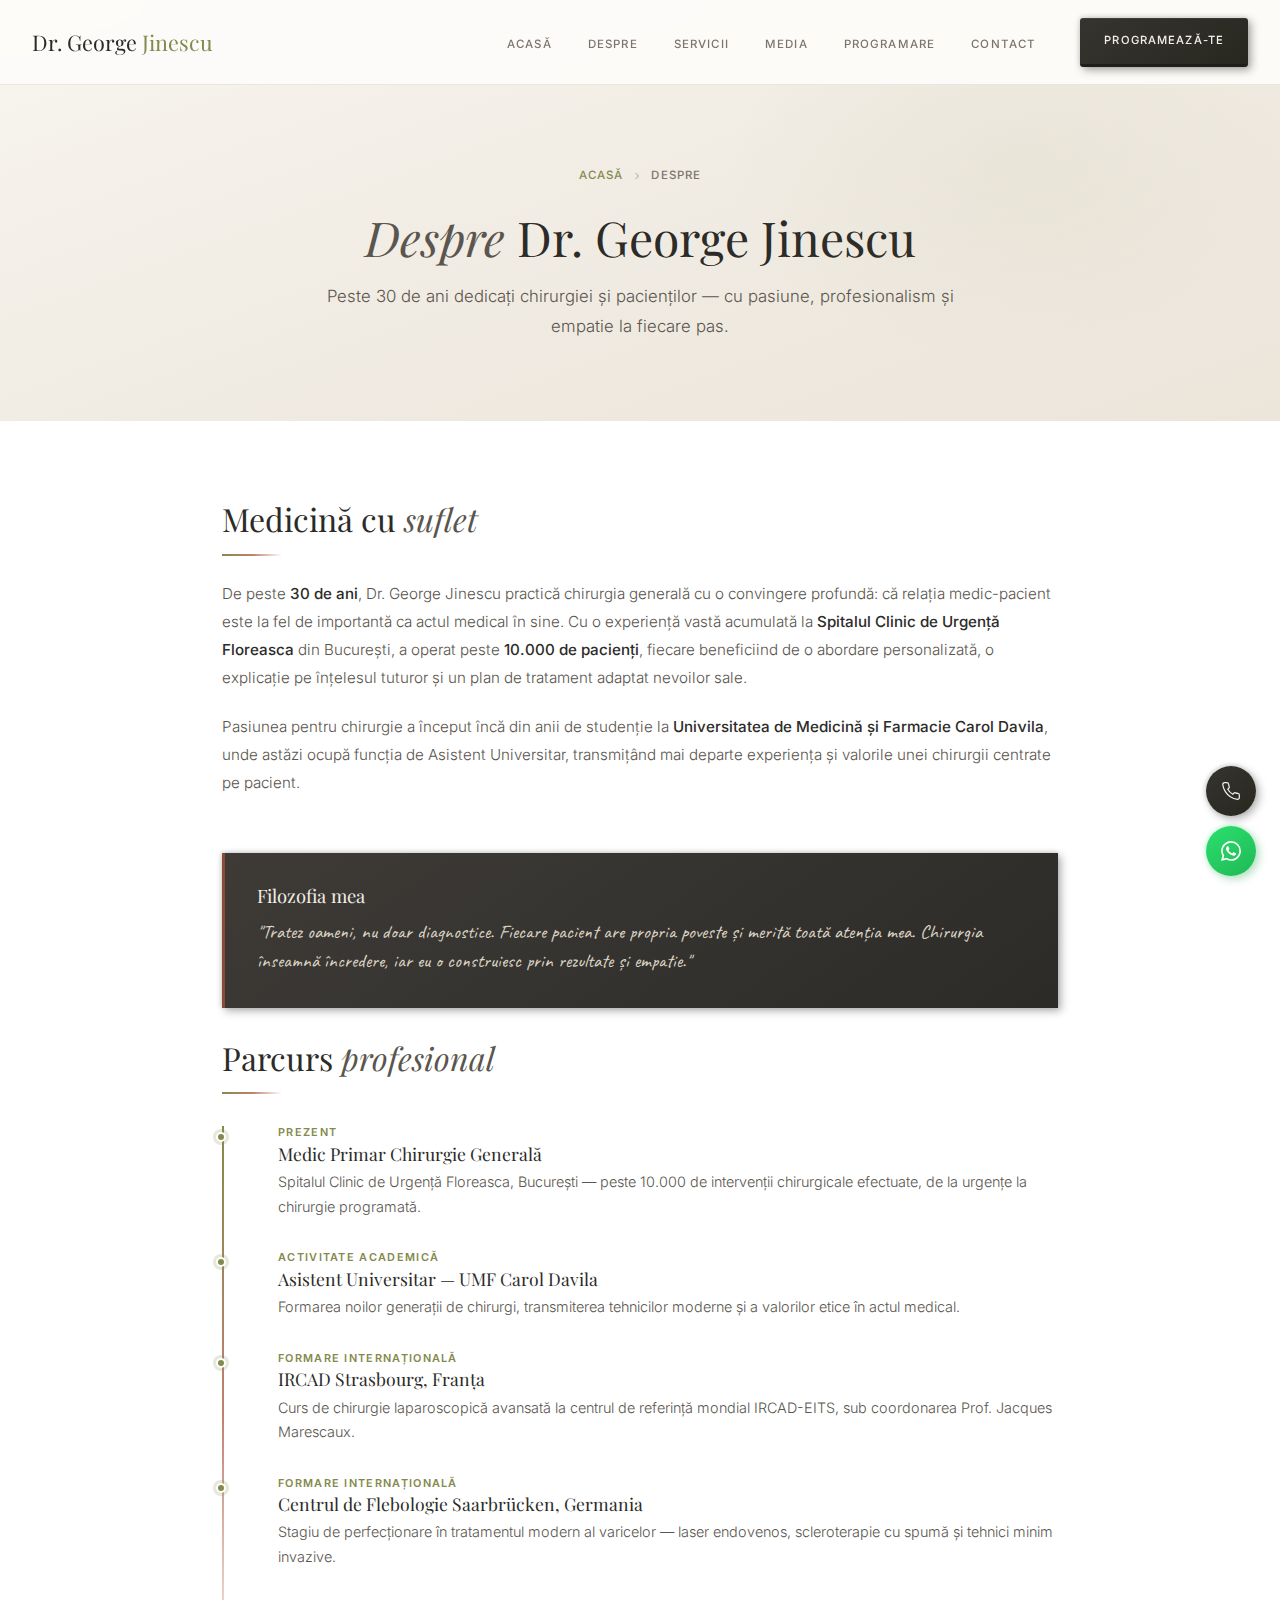
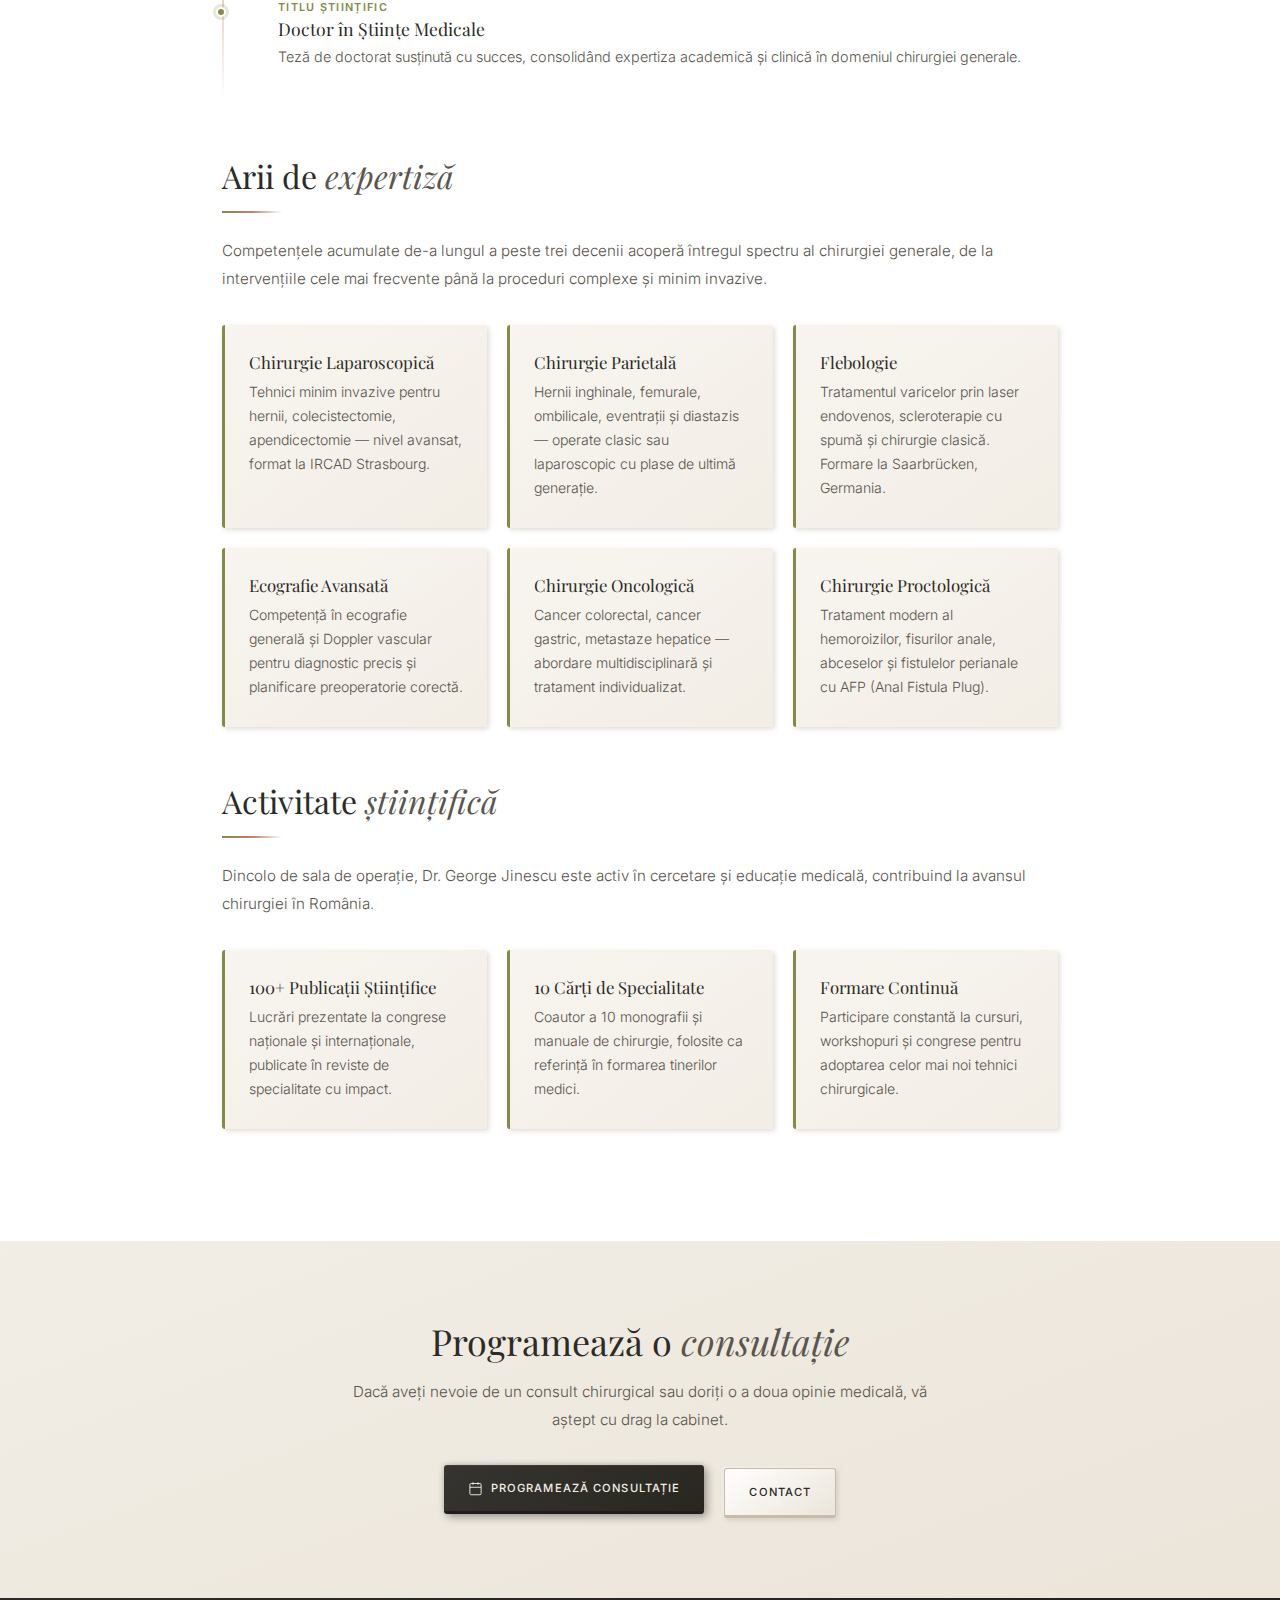
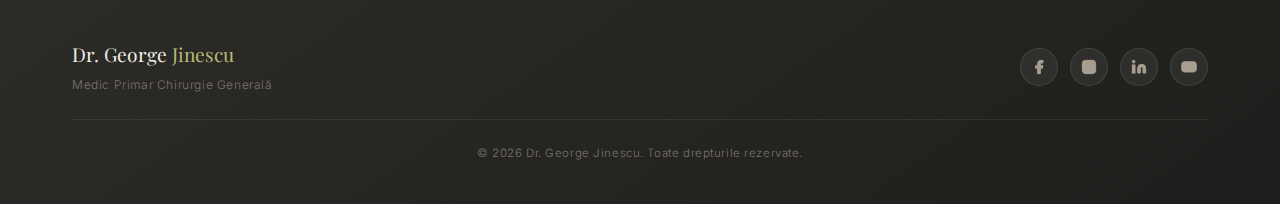
<file: pages/despre.html>
<!DOCTYPE html>
<html lang="ro">
<head>
    <meta charset="UTF-8">
    <meta name="viewport" content="width=device-width, initial-scale=1.0">

    <!-- SEO -->
    <title>Despre Dr. George Jinescu | Chirurg cu 30+ ani experiență | București</title>
    <meta name="description" content="Află povestea Dr. George Jinescu — Doctor în Științe Medicale, Medic Primar Chirurgie Generală cu peste 30 de ani de experiență la Spitalul Floreasca, București.">
    <meta name="keywords" content="dr george jinescu, chirurg bucuresti, medic primar chirurgie, floreasca, UMF carol davila">
    <meta name="robots" content="index, follow">
    <link rel="canonical" href="https://www.drgeorgejinescu.ro/pages/despre.html">

    <!-- Fonts -->
    <link rel="preconnect" href="https://fonts.googleapis.com">
    <link rel="preconnect" href="https://fonts.gstatic.com" crossorigin>
    <link href="https://fonts.googleapis.com/css2?family=Playfair+Display:ital,wght@0,400;0,500;0,600;1,400;1,500&family=Inter:wght@300;400;500;600&family=Caveat:wght@400;500;600&display=swap" rel="stylesheet">

    <!-- CSS -->
    <link rel="stylesheet" href="../css/style.css">
</head>
<body>

    <!-- ============ NAVIGATION ============ -->
    <nav class="navbar" id="navbar">
        <div class="nav-container">
            <a href="../index.html" class="logo">
                Dr. George <span>Jinescu</span>
            </a>

            <ul class="nav-menu" id="navMenu">
                <li><a href="../index.html" class="nav-link">Acasă</a></li>
                <li><a href="../index.html#despre" class="nav-link">Despre</a></li>
                <li><a href="../index.html#servicii" class="nav-link">Servicii</a></li>
                <li><a href="../index.html#media" class="nav-link">Media</a></li>
                <li><a href="../index.html#programare" class="nav-link">Programare</a></li>
                <li><a href="../index.html#contact" class="nav-link">Contact</a></li>
                <li class="nav-cta">
                    <a href="../index.html#programare" class="btn btn-primary">Programează-te</a>
                </li>
            </ul>

            <div class="menu-toggle" id="menuToggle">
                <span></span>
                <span></span>
                <span></span>
            </div>
        </div>
    </nav>

    <!-- ============ FLOATING BUTTONS ============ -->
    <div class="floating-buttons">
        <a href="tel:+40XXXXXXXXX" class="floating-btn phone" aria-label="Sună acum">
            <svg viewBox="0 0 24 24" fill="none" stroke="currentColor">
                <path d="M22 16.92v3a2 2 0 0 1-2.18 2 19.79 19.79 0 0 1-8.63-3.07 19.5 19.5 0 0 1-6-6 19.79 19.79 0 0 1-3.07-8.67A2 2 0 0 1 4.11 2h3a2 2 0 0 1 2 1.72c.127.96.361 1.903.7 2.81a2 2 0 0 1-.45 2.11L8.09 9.91a16 16 0 0 0 6 6l1.27-1.27a2 2 0 0 1 2.11-.45c.907.339 1.85.573 2.81.7A2 2 0 0 1 22 16.92z"/>
            </svg>
        </a>
        <a href="https://wa.me/40XXXXXXXXX" class="floating-btn whatsapp" target="_blank" rel="noopener" aria-label="WhatsApp">
            <svg viewBox="0 0 24 24" fill="currentColor">
                <path d="M17.472 14.382c-.297-.149-1.758-.867-2.03-.967-.273-.099-.471-.148-.67.15-.197.297-.767.966-.94 1.164-.173.199-.347.223-.644.075-.297-.15-1.255-.463-2.39-1.475-.883-.788-1.48-1.761-1.653-2.059-.173-.297-.018-.458.13-.606.134-.133.298-.347.446-.52.149-.174.198-.298.298-.497.099-.198.05-.371-.025-.52-.075-.149-.669-1.612-.916-2.207-.242-.579-.487-.5-.669-.51-.173-.008-.371-.01-.57-.01-.198 0-.52.074-.792.372-.272.297-1.04 1.016-1.04 2.479 0 1.462 1.065 2.875 1.213 3.074.149.198 2.096 3.2 5.077 4.487.709.306 1.262.489 1.694.625.712.227 1.36.195 1.871.118.571-.085 1.758-.719 2.006-1.413.248-.694.248-1.289.173-1.413-.074-.124-.272-.198-.57-.347m-5.421 7.403h-.004a9.87 9.87 0 01-5.031-1.378l-.361-.214-3.741.982.998-3.648-.235-.374a9.86 9.86 0 01-1.51-5.26c.001-5.45 4.436-9.884 9.888-9.884 2.64 0 5.122 1.03 6.988 2.898a9.825 9.825 0 012.893 6.994c-.003 5.45-4.437 9.884-9.885 9.884m8.413-18.297A11.815 11.815 0 0012.05 0C5.495 0 .16 5.335.157 11.892c0 2.096.547 4.142 1.588 5.945L.057 24l6.305-1.654a11.882 11.882 0 005.683 1.448h.005c6.554 0 11.89-5.335 11.893-11.893a11.821 11.821 0 00-3.48-8.413z"/>
            </svg>
        </a>
    </div>

    <!-- ============ PAGE HERO ============ -->
    <section class="page-hero">
        <div class="page-hero-container">
            <div class="breadcrumb">
                <a href="../index.html">Acasă</a>
                <svg viewBox="0 0 24 24" fill="none" stroke="currentColor"><polyline points="9 18 15 12 9 6"/></svg>
                <span>Despre</span>
            </div>
            <h1><span>Despre</span> Dr. George Jinescu</h1>
            <p class="page-hero-description">
                Peste 30 de ani dedicați chirurgiei și pacienților — cu pasiune, profesionalism și empatie la fiecare pas.
            </p>
        </div>
    </section>

    <!-- ============ PAGE CONTENT ============ -->
    <section class="page-content">
        <div class="page-content-container">

            <!-- Intro Block -->
            <div class="content-block">
                <h2>Medicină cu <span>suflet</span></h2>
                <div class="section-divider"></div>
                <p>
                    De peste <strong>30 de ani</strong>, Dr. George Jinescu practică chirurgia generală cu o convingere profundă: că relația medic-pacient este la fel de importantă ca actul medical în sine. Cu o experiență vastă acumulată la <strong>Spitalul Clinic de Urgență Floreasca</strong> din București, a operat peste <strong>10.000 de pacienți</strong>, fiecare beneficiind de o abordare personalizată, o explicație pe înțelesul tuturor și un plan de tratament adaptat nevoilor sale.
                </p>
                <p>
                    Pasiunea pentru chirurgie a început încă din anii de studenție la <strong>Universitatea de Medicină și Farmacie Carol Davila</strong>, unde astăzi ocupă funcția de Asistent Universitar, transmițând mai departe experiența și valorile unei chirurgii centrate pe pacient.
                </p>
            </div>

            <!-- Quote -->
            <div class="highlight-box">
                <h3>Filozofia mea</h3>
                <p>"Tratez oameni, nu doar diagnostice. Fiecare pacient are propria poveste și merită toată atenția mea. Chirurgia înseamnă încredere, iar eu o construiesc prin rezultate și empatie."</p>
            </div>

            <!-- Parcurs Profesional -->
            <div class="content-block">
                <h2>Parcurs <span>profesional</span></h2>
                <div class="section-divider"></div>

                <div class="despre-page-timeline">
                    <div class="timeline-item">
                        <h4>Prezent</h4>
                        <h3>Medic Primar Chirurgie Generală</h3>
                        <p>Spitalul Clinic de Urgență Floreasca, București — peste 10.000 de intervenții chirurgicale efectuate, de la urgențe la chirurgie programată.</p>
                    </div>

                    <div class="timeline-item">
                        <h4>Activitate Academică</h4>
                        <h3>Asistent Universitar — UMF Carol Davila</h3>
                        <p>Formarea noilor generații de chirurgi, transmiterea tehnicilor moderne și a valorilor etice în actul medical.</p>
                    </div>

                    <div class="timeline-item">
                        <h4>Formare Internațională</h4>
                        <h3>IRCAD Strasbourg, Franța</h3>
                        <p>Curs de chirurgie laparoscopică avansată la centrul de referință mondial IRCAD-EITS, sub coordonarea Prof. Jacques Marescaux.</p>
                    </div>

                    <div class="timeline-item">
                        <h4>Formare Internațională</h4>
                        <h3>Centrul de Flebologie Saarbrücken, Germania</h3>
                        <p>Stagiu de perfecționare în tratamentul modern al varicelor — laser endovenos, scleroterapie cu spumă și tehnici minim invazive.</p>
                    </div>

                    <div class="timeline-item">
                        <h4>Titlu Științific</h4>
                        <h3>Doctor în Științe Medicale</h3>
                        <p>Teză de doctorat susținută cu succes, consolidând expertiza academică și clinică în domeniul chirurgiei generale.</p>
                    </div>
                </div>
            </div>

            <!-- Competențe -->
            <div class="content-block">
                <h2>Arii de <span>expertiză</span></h2>
                <div class="section-divider"></div>
                <p>
                    Competențele acumulate de-a lungul a peste trei decenii acoperă întregul spectru al chirurgiei generale, de la intervențiile cele mai frecvente până la proceduri complexe și minim invazive.
                </p>

                <div class="info-cards-grid">
                    <div class="info-card">
                        <h4>Chirurgie Laparoscopică</h4>
                        <p>Tehnici minim invazive pentru hernii, colecistectomie, apendicectomie — nivel avansat, format la IRCAD Strasbourg.</p>
                    </div>
                    <div class="info-card">
                        <h4>Chirurgie Parietală</h4>
                        <p>Hernii inghinale, femurale, ombilicale, eventrații și diastazis — operate clasic sau laparoscopic cu plase de ultimă generație.</p>
                    </div>
                    <div class="info-card">
                        <h4>Flebologie</h4>
                        <p>Tratamentul varicelor prin laser endovenos, scleroterapie cu spumă și chirurgie clasică. Formare la Saarbrücken, Germania.</p>
                    </div>
                    <div class="info-card">
                        <h4>Ecografie Avansată</h4>
                        <p>Competență în ecografie generală și Doppler vascular pentru diagnostic precis și planificare preoperatorie corectă.</p>
                    </div>
                    <div class="info-card">
                        <h4>Chirurgie Oncologică</h4>
                        <p>Cancer colorectal, cancer gastric, metastaze hepatice — abordare multidisciplinară și tratament individualizat.</p>
                    </div>
                    <div class="info-card">
                        <h4>Chirurgie Proctologică</h4>
                        <p>Tratament modern al hemoroizilor, fisurilor anale, abceselor și fistulelor perianale cu AFP (Anal Fistula Plug).</p>
                    </div>
                </div>
            </div>

            <!-- Activitate Științifică -->
            <div class="content-block">
                <h2>Activitate <span>științifică</span></h2>
                <div class="section-divider"></div>
                <p>
                    Dincolo de sala de operație, Dr. George Jinescu este activ în cercetare și educație medicală, contribuind la avansul chirurgiei în România.
                </p>

                <div class="info-cards-grid">
                    <div class="info-card">
                        <h4>100+ Publicații Științifice</h4>
                        <p>Lucrări prezentate la congrese naționale și internaționale, publicate în reviste de specialitate cu impact.</p>
                    </div>
                    <div class="info-card">
                        <h4>10 Cărți de Specialitate</h4>
                        <p>Coautor a 10 monografii și manuale de chirurgie, folosite ca referință în formarea tinerilor medici.</p>
                    </div>
                    <div class="info-card">
                        <h4>Formare Continuă</h4>
                        <p>Participare constantă la cursuri, workshopuri și congrese pentru adoptarea celor mai noi tehnici chirurgicale.</p>
                    </div>
                </div>
            </div>

        </div>
    </section>

    <!-- ============ PAGE CTA ============ -->
    <section class="page-cta">
        <div class="page-cta-container">
            <h2>Programează o <span>consultație</span></h2>
            <p>
                Dacă aveți nevoie de un consult chirurgical sau doriți o a doua opinie medicală, vă aștept cu drag la cabinet.
            </p>
            <a href="../index.html#programare" class="btn btn-primary">
                <svg viewBox="0 0 24 24" fill="none" stroke="currentColor">
                    <rect x="3" y="4" width="18" height="18" rx="2" ry="2"/>
                    <line x1="16" y1="2" x2="16" y2="6"/>
                    <line x1="8" y1="2" x2="8" y2="6"/>
                    <line x1="3" y1="10" x2="21" y2="10"/>
                </svg>
                Programează Consultație
            </a>
            <a href="../index.html#contact" class="btn btn-secondary">Contact</a>
        </div>
    </section>

    <!-- ============ FOOTER ============ -->
    <footer class="footer">
        <div class="footer-container">
            <div class="footer-brand">
                <a href="../index.html" class="footer-logo">Dr. George <span>Jinescu</span></a>
                <p>Medic Primar Chirurgie Generală</p>
            </div>

            <div class="footer-social">
                <a href="#" target="_blank" rel="noopener" aria-label="Facebook" class="social-link">
                    <svg viewBox="0 0 24 24" fill="currentColor"><path d="M18 2h-3a5 5 0 0 0-5 5v3H7v4h3v8h4v-8h3l1-4h-4V7a1 1 0 0 1 1-1h3z"/></svg>
                </a>
                <a href="#" target="_blank" rel="noopener" aria-label="Instagram" class="social-link">
                    <svg viewBox="0 0 24 24" fill="none" stroke="currentColor"><rect x="2" y="2" width="20" height="20" rx="5" ry="5"/><path d="M16 11.37A4 4 0 1 1 12.63 8 4 4 0 0 1 16 11.37z"/><line x1="17.5" y1="6.5" x2="17.51" y2="6.5"/></svg>
                </a>
                <a href="#" target="_blank" rel="noopener" aria-label="LinkedIn" class="social-link">
                    <svg viewBox="0 0 24 24" fill="currentColor"><path d="M16 8a6 6 0 0 1 6 6v7h-4v-7a2 2 0 0 0-2-2 2 2 0 0 0-2 2v7h-4v-7a6 6 0 0 1 6-6z"/><rect x="2" y="9" width="4" height="12"/><circle cx="4" cy="4" r="2"/></svg>
                </a>
                <a href="#" target="_blank" rel="noopener" aria-label="YouTube" class="social-link">
                    <svg viewBox="0 0 24 24" fill="currentColor"><path d="M22.54 6.42a2.78 2.78 0 0 0-1.94-2C18.88 4 12 4 12 4s-6.88 0-8.6.46a2.78 2.78 0 0 0-1.94 2A29 29 0 0 0 1 11.75a29 29 0 0 0 .46 5.33A2.78 2.78 0 0 0 3.4 19.1c1.72.46 8.6.46 8.6.46s6.88 0 8.6-.46a2.78 2.78 0 0 0 1.94-2 29 29 0 0 0 .46-5.25 29 29 0 0 0-.46-5.43z"/><polygon points="9.75 15.02 15.5 11.75 9.75 8.48 9.75 15.02"/></svg>
                </a>
            </div>

            <div class="footer-copy">
                <p>&copy; 2026 Dr. George Jinescu. Toate drepturile rezervate.</p>
            </div>
        </div>
    </footer>

    <!-- JavaScript -->
    <script src="../js/main.js"></script>
</body>
</html>
</file>
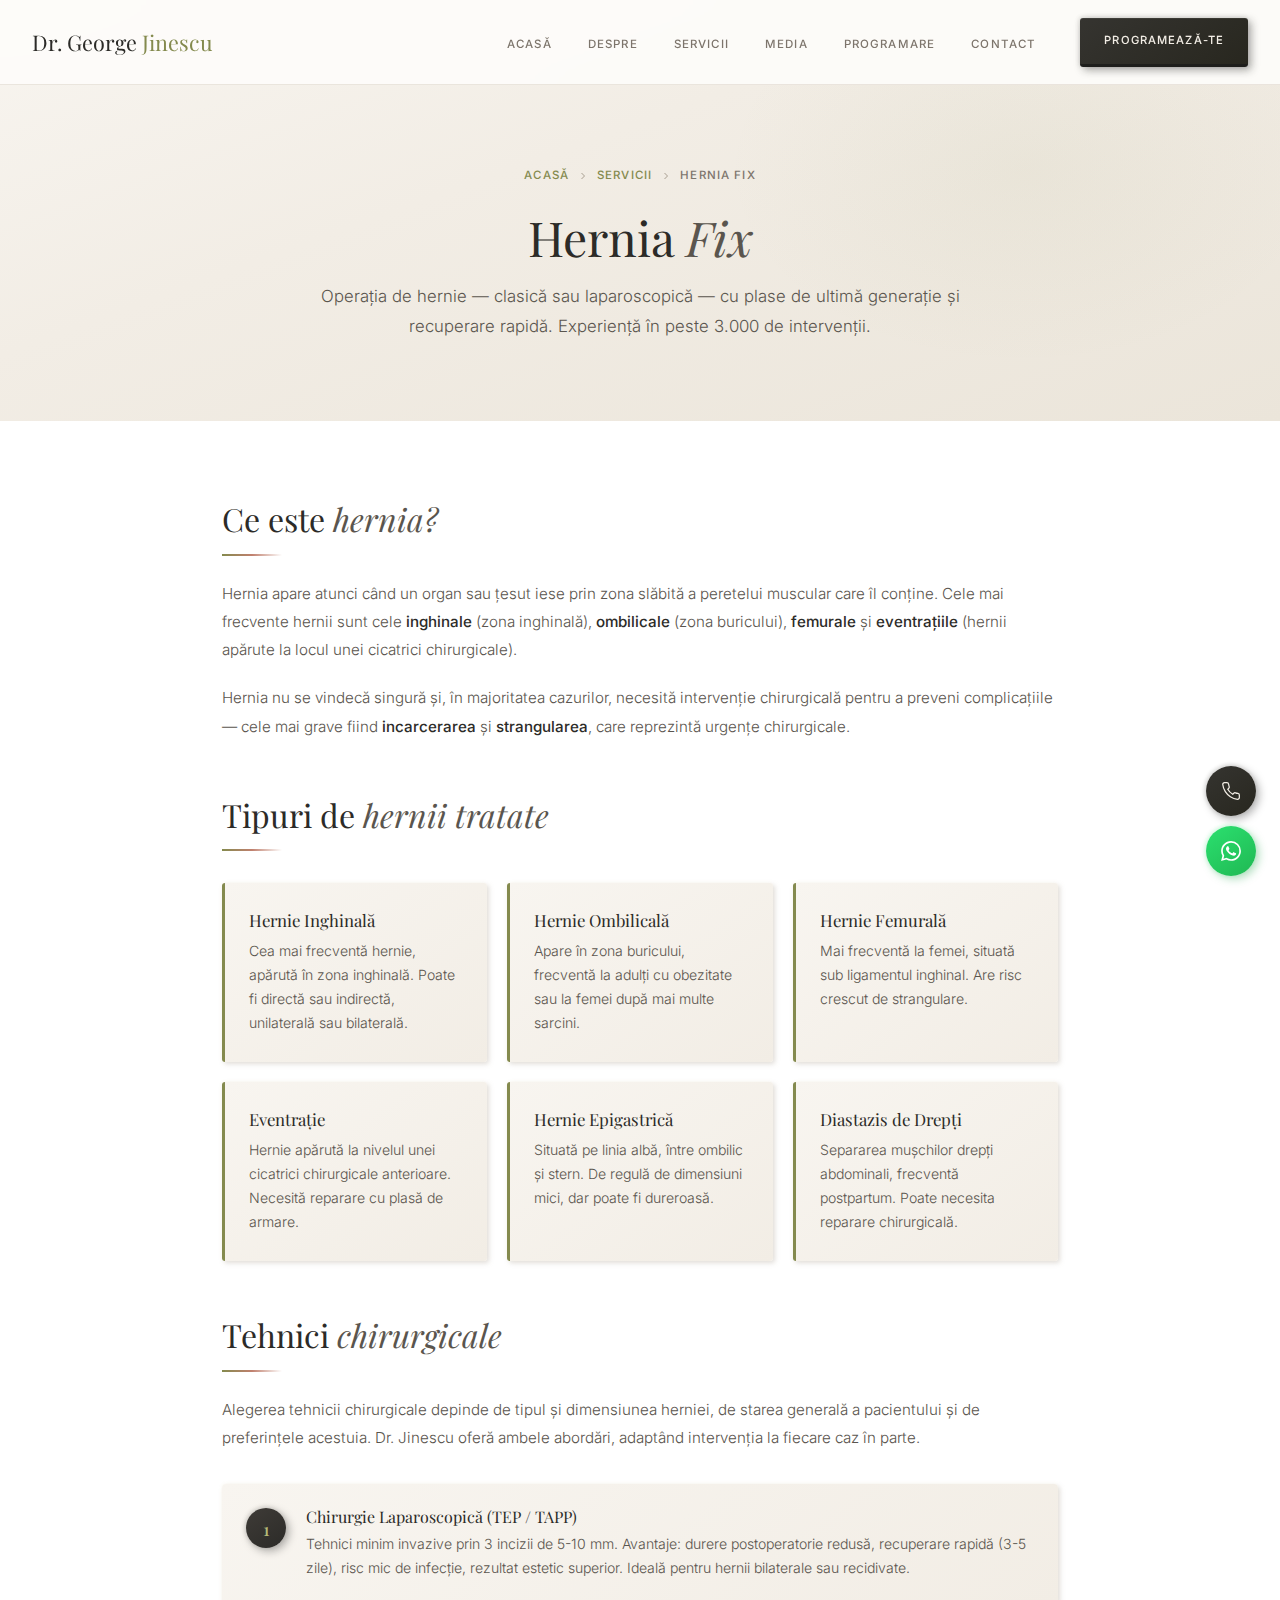
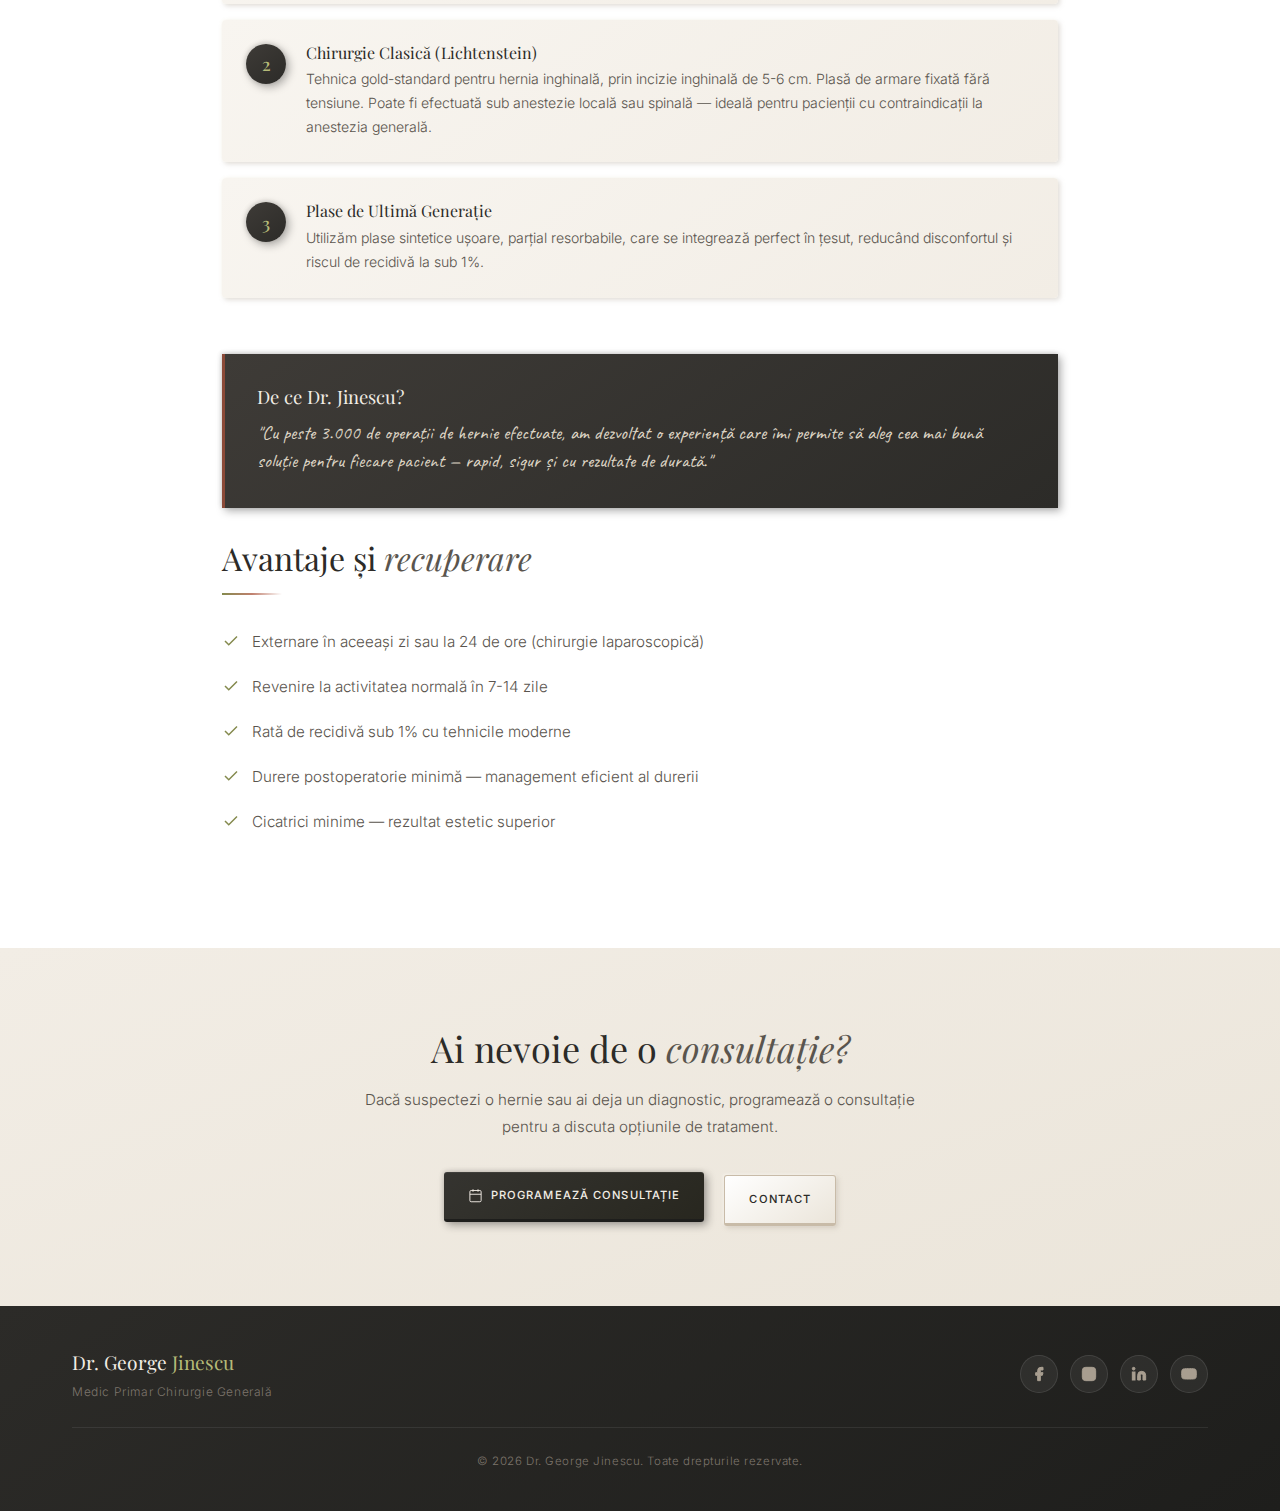
<file: pages/hernia-fix.html>
<!DOCTYPE html>
<html lang="ro">
<head>
    <meta charset="UTF-8">
    <meta name="viewport" content="width=device-width, initial-scale=1.0">

    <!-- SEO -->
    <title>Hernia Fix — Operație Hernie București | Dr. George Jinescu</title>
    <meta name="description" content="Operație de hernie inghinală, ombilicală și eventrație la București. Tehnici laparoscopice și clasice cu plase de ultimă generație. Dr. George Jinescu, 30+ ani experiență.">
    <meta name="keywords" content="operatie hernie bucuresti, hernie inghinala, hernie ombilicala, eventratie, chirurgie laparoscopica hernie">
    <meta name="robots" content="index, follow">
    <link rel="canonical" href="https://www.drgeorgejinescu.ro/pages/hernia-fix.html">

    <!-- Fonts -->
    <link rel="preconnect" href="https://fonts.googleapis.com">
    <link rel="preconnect" href="https://fonts.gstatic.com" crossorigin>
    <link href="https://fonts.googleapis.com/css2?family=Playfair+Display:ital,wght@0,400;0,500;0,600;1,400;1,500&family=Inter:wght@300;400;500;600&family=Caveat:wght@400;500;600&display=swap" rel="stylesheet">

    <!-- CSS -->
    <link rel="stylesheet" href="../css/style.css">
</head>
<body>

    <!-- ============ NAVIGATION ============ -->
    <nav class="navbar" id="navbar">
        <div class="nav-container">
            <a href="../index.html" class="logo">
                Dr. George <span>Jinescu</span>
            </a>
            <ul class="nav-menu" id="navMenu">
                <li><a href="../index.html" class="nav-link">Acasă</a></li>
                <li><a href="../index.html#despre" class="nav-link">Despre</a></li>
                <li><a href="../index.html#servicii" class="nav-link">Servicii</a></li>
                <li><a href="../index.html#media" class="nav-link">Media</a></li>
                <li><a href="../index.html#programare" class="nav-link">Programare</a></li>
                <li><a href="../index.html#contact" class="nav-link">Contact</a></li>
                <li class="nav-cta">
                    <a href="../index.html#programare" class="btn btn-primary">Programează-te</a>
                </li>
            </ul>
            <div class="menu-toggle" id="menuToggle">
                <span></span><span></span><span></span>
            </div>
        </div>
    </nav>

    <!-- ============ FLOATING BUTTONS ============ -->
    <div class="floating-buttons">
        <a href="tel:+40XXXXXXXXX" class="floating-btn phone" aria-label="Sună acum">
            <svg viewBox="0 0 24 24" fill="none" stroke="currentColor"><path d="M22 16.92v3a2 2 0 0 1-2.18 2 19.79 19.79 0 0 1-8.63-3.07 19.5 19.5 0 0 1-6-6 19.79 19.79 0 0 1-3.07-8.67A2 2 0 0 1 4.11 2h3a2 2 0 0 1 2 1.72c.127.96.361 1.903.7 2.81a2 2 0 0 1-.45 2.11L8.09 9.91a16 16 0 0 0 6 6l1.27-1.27a2 2 0 0 1 2.11-.45c.907.339 1.85.573 2.81.7A2 2 0 0 1 22 16.92z"/></svg>
        </a>
        <a href="https://wa.me/40XXXXXXXXX" class="floating-btn whatsapp" target="_blank" rel="noopener" aria-label="WhatsApp">
            <svg viewBox="0 0 24 24" fill="currentColor"><path d="M17.472 14.382c-.297-.149-1.758-.867-2.03-.967-.273-.099-.471-.148-.67.15-.197.297-.767.966-.94 1.164-.173.199-.347.223-.644.075-.297-.15-1.255-.463-2.39-1.475-.883-.788-1.48-1.761-1.653-2.059-.173-.297-.018-.458.13-.606.134-.133.298-.347.446-.52.149-.174.198-.298.298-.497.099-.198.05-.371-.025-.52-.075-.149-.669-1.612-.916-2.207-.242-.579-.487-.5-.669-.51-.173-.008-.371-.01-.57-.01-.198 0-.52.074-.792.372-.272.297-1.04 1.016-1.04 2.479 0 1.462 1.065 2.875 1.213 3.074.149.198 2.096 3.2 5.077 4.487.709.306 1.262.489 1.694.625.712.227 1.36.195 1.871.118.571-.085 1.758-.719 2.006-1.413.248-.694.248-1.289.173-1.413-.074-.124-.272-.198-.57-.347m-5.421 7.403h-.004a9.87 9.87 0 01-5.031-1.378l-.361-.214-3.741.982.998-3.648-.235-.374a9.86 9.86 0 01-1.51-5.26c.001-5.45 4.436-9.884 9.888-9.884 2.64 0 5.122 1.03 6.988 2.898a9.825 9.825 0 012.893 6.994c-.003 5.45-4.437 9.884-9.885 9.884m8.413-18.297A11.815 11.815 0 0012.05 0C5.495 0 .16 5.335.157 11.892c0 2.096.547 4.142 1.588 5.945L.057 24l6.305-1.654a11.882 11.882 0 005.683 1.448h.005c6.554 0 11.89-5.335 11.893-11.893a11.821 11.821 0 00-3.48-8.413z"/></svg>
        </a>
    </div>

    <!-- ============ PAGE HERO ============ -->
    <section class="page-hero">
        <div class="page-hero-container">
            <div class="breadcrumb">
                <a href="../index.html">Acasă</a>
                <svg viewBox="0 0 24 24" fill="none" stroke="currentColor"><polyline points="9 18 15 12 9 6"/></svg>
                <a href="../index.html#servicii">Servicii</a>
                <svg viewBox="0 0 24 24" fill="none" stroke="currentColor"><polyline points="9 18 15 12 9 6"/></svg>
                <span>Hernia Fix</span>
            </div>
            <h1>Hernia <span>Fix</span></h1>
            <p class="page-hero-description">
                Operația de hernie — clasică sau laparoscopică — cu plase de ultimă generație și recuperare rapidă. Experiență în peste 3.000 de intervenții.
            </p>
        </div>
    </section>

    <!-- ============ PAGE CONTENT ============ -->
    <section class="page-content">
        <div class="page-content-container">

            <div class="content-block">
                <h2>Ce este <span>hernia?</span></h2>
                <div class="section-divider"></div>
                <p>
                    Hernia apare atunci când un organ sau țesut iese prin zona slăbită a peretelui muscular care îl conține. Cele mai frecvente hernii sunt cele <strong>inghinale</strong> (zona inghinală), <strong>ombilicale</strong> (zona buricului), <strong>femurale</strong> și <strong>eventrațiile</strong> (hernii apărute la locul unei cicatrici chirurgicale).
                </p>
                <p>
                    Hernia nu se vindecă singură și, în majoritatea cazurilor, necesită intervenție chirurgicală pentru a preveni complicațiile — cele mai grave fiind <strong>incarcerarea</strong> și <strong>strangularea</strong>, care reprezintă urgențe chirurgicale.
                </p>
            </div>

            <div class="content-block">
                <h2>Tipuri de <span>hernii tratate</span></h2>
                <div class="section-divider"></div>

                <div class="info-cards-grid">
                    <div class="info-card">
                        <h4>Hernie Inghinală</h4>
                        <p>Cea mai frecventă hernie, apărută în zona inghinală. Poate fi directă sau indirectă, unilaterală sau bilaterală.</p>
                    </div>
                    <div class="info-card">
                        <h4>Hernie Ombilicală</h4>
                        <p>Apare în zona buricului, frecventă la adulți cu obezitate sau la femei după mai multe sarcini.</p>
                    </div>
                    <div class="info-card">
                        <h4>Hernie Femurală</h4>
                        <p>Mai frecventă la femei, situată sub ligamentul inghinal. Are risc crescut de strangulare.</p>
                    </div>
                    <div class="info-card">
                        <h4>Eventrație</h4>
                        <p>Hernie apărută la nivelul unei cicatrici chirurgicale anterioare. Necesită reparare cu plasă de armare.</p>
                    </div>
                    <div class="info-card">
                        <h4>Hernie Epigastrică</h4>
                        <p>Situată pe linia albă, între ombilic și stern. De regulă de dimensiuni mici, dar poate fi dureroasă.</p>
                    </div>
                    <div class="info-card">
                        <h4>Diastazis de Drepți</h4>
                        <p>Separarea mușchilor drepți abdominali, frecventă postpartum. Poate necesita reparare chirurgicală.</p>
                    </div>
                </div>
            </div>

            <div class="content-block">
                <h2>Tehnici <span>chirurgicale</span></h2>
                <div class="section-divider"></div>
                <p>
                    Alegerea tehnicii chirurgicale depinde de tipul și dimensiunea herniei, de starea generală a pacientului și de preferințele acestuia. Dr. Jinescu oferă ambele abordări, adaptând intervenția la fiecare caz în parte.
                </p>

                <div class="procedure-steps">
                    <div class="procedure-step">
                        <div class="step-number">1</div>
                        <div class="step-content">
                            <h4>Chirurgie Laparoscopică (TEP / TAPP)</h4>
                            <p>Tehnici minim invazive prin 3 incizii de 5-10 mm. Avantaje: durere postoperatorie redusă, recuperare rapidă (3-5 zile), risc mic de infecție, rezultat estetic superior. Ideală pentru hernii bilaterale sau recidivate.</p>
                        </div>
                    </div>
                    <div class="procedure-step">
                        <div class="step-number">2</div>
                        <div class="step-content">
                            <h4>Chirurgie Clasică (Lichtenstein)</h4>
                            <p>Tehnica gold-standard pentru hernia inghinală, prin incizie inghinală de 5-6 cm. Plasă de armare fixată fără tensiune. Poate fi efectuată sub anestezie locală sau spinală — ideală pentru pacienții cu contraindicații la anestezia generală.</p>
                        </div>
                    </div>
                    <div class="procedure-step">
                        <div class="step-number">3</div>
                        <div class="step-content">
                            <h4>Plase de Ultimă Generație</h4>
                            <p>Utilizăm plase sintetice ușoare, parțial resorbabile, care se integrează perfect în țesut, reducând disconfortul și riscul de recidivă la sub 1%.</p>
                        </div>
                    </div>
                </div>
            </div>

            <div class="highlight-box">
                <h3>De ce Dr. Jinescu?</h3>
                <p>"Cu peste 3.000 de operații de hernie efectuate, am dezvoltat o experiență care îmi permite să aleg cea mai bună soluție pentru fiecare pacient — rapid, sigur și cu rezultate de durată."</p>
            </div>

            <div class="content-block">
                <h2>Avantaje și <span>recuperare</span></h2>
                <div class="section-divider"></div>

                <ul class="benefits-list">
                    <li>
                        <svg viewBox="0 0 24 24" fill="none" stroke="currentColor"><polyline points="20 6 9 17 4 12"/></svg>
                        <span>Externare în aceeași zi sau la 24 de ore (chirurgie laparoscopică)</span>
                    </li>
                    <li>
                        <svg viewBox="0 0 24 24" fill="none" stroke="currentColor"><polyline points="20 6 9 17 4 12"/></svg>
                        <span>Revenire la activitatea normală în 7-14 zile</span>
                    </li>
                    <li>
                        <svg viewBox="0 0 24 24" fill="none" stroke="currentColor"><polyline points="20 6 9 17 4 12"/></svg>
                        <span>Rată de recidivă sub 1% cu tehnicile moderne</span>
                    </li>
                    <li>
                        <svg viewBox="0 0 24 24" fill="none" stroke="currentColor"><polyline points="20 6 9 17 4 12"/></svg>
                        <span>Durere postoperatorie minimă — management eficient al durerii</span>
                    </li>
                    <li>
                        <svg viewBox="0 0 24 24" fill="none" stroke="currentColor"><polyline points="20 6 9 17 4 12"/></svg>
                        <span>Cicatrici minime — rezultat estetic superior</span>
                    </li>
                </ul>
            </div>

        </div>
    </section>

    <!-- ============ PAGE CTA ============ -->
    <section class="page-cta">
        <div class="page-cta-container">
            <h2>Ai nevoie de o <span>consultație?</span></h2>
            <p>
                Dacă suspectezi o hernie sau ai deja un diagnostic, programează o consultație pentru a discuta opțiunile de tratament.
            </p>
            <a href="../index.html#programare" class="btn btn-primary">
                <svg viewBox="0 0 24 24" fill="none" stroke="currentColor"><rect x="3" y="4" width="18" height="18" rx="2" ry="2"/><line x1="16" y1="2" x2="16" y2="6"/><line x1="8" y1="2" x2="8" y2="6"/><line x1="3" y1="10" x2="21" y2="10"/></svg>
                Programează Consultație
            </a>
            <a href="../index.html#contact" class="btn btn-secondary">Contact</a>
        </div>
    </section>

    <!-- ============ FOOTER ============ -->
    <footer class="footer">
        <div class="footer-container">
            <div class="footer-brand">
                <a href="../index.html" class="footer-logo">Dr. George <span>Jinescu</span></a>
                <p>Medic Primar Chirurgie Generală</p>
            </div>
            <div class="footer-social">
                <a href="#" target="_blank" rel="noopener" aria-label="Facebook" class="social-link"><svg viewBox="0 0 24 24" fill="currentColor"><path d="M18 2h-3a5 5 0 0 0-5 5v3H7v4h3v8h4v-8h3l1-4h-4V7a1 1 0 0 1 1-1h3z"/></svg></a>
                <a href="#" target="_blank" rel="noopener" aria-label="Instagram" class="social-link"><svg viewBox="0 0 24 24" fill="none" stroke="currentColor"><rect x="2" y="2" width="20" height="20" rx="5" ry="5"/><path d="M16 11.37A4 4 0 1 1 12.63 8 4 4 0 0 1 16 11.37z"/><line x1="17.5" y1="6.5" x2="17.51" y2="6.5"/></svg></a>
                <a href="#" target="_blank" rel="noopener" aria-label="LinkedIn" class="social-link"><svg viewBox="0 0 24 24" fill="currentColor"><path d="M16 8a6 6 0 0 1 6 6v7h-4v-7a2 2 0 0 0-2-2 2 2 0 0 0-2 2v7h-4v-7a6 6 0 0 1 6-6z"/><rect x="2" y="9" width="4" height="12"/><circle cx="4" cy="4" r="2"/></svg></a>
                <a href="#" target="_blank" rel="noopener" aria-label="YouTube" class="social-link"><svg viewBox="0 0 24 24" fill="currentColor"><path d="M22.54 6.42a2.78 2.78 0 0 0-1.94-2C18.88 4 12 4 12 4s-6.88 0-8.6.46a2.78 2.78 0 0 0-1.94 2A29 29 0 0 0 1 11.75a29 29 0 0 0 .46 5.33A2.78 2.78 0 0 0 3.4 19.1c1.72.46 8.6.46 8.6.46s6.88 0 8.6-.46a2.78 2.78 0 0 0 1.94-2 29 29 0 0 0 .46-5.25 29 29 0 0 0-.46-5.43z"/><polygon points="9.75 15.02 15.5 11.75 9.75 8.48 9.75 15.02"/></svg></a>
            </div>
            <div class="footer-copy">
                <p>&copy; 2026 Dr. George Jinescu. Toate drepturile rezervate.</p>
            </div>
        </div>
    </footer>

    <script src="../js/main.js"></script>
</body>
</html>
</file>
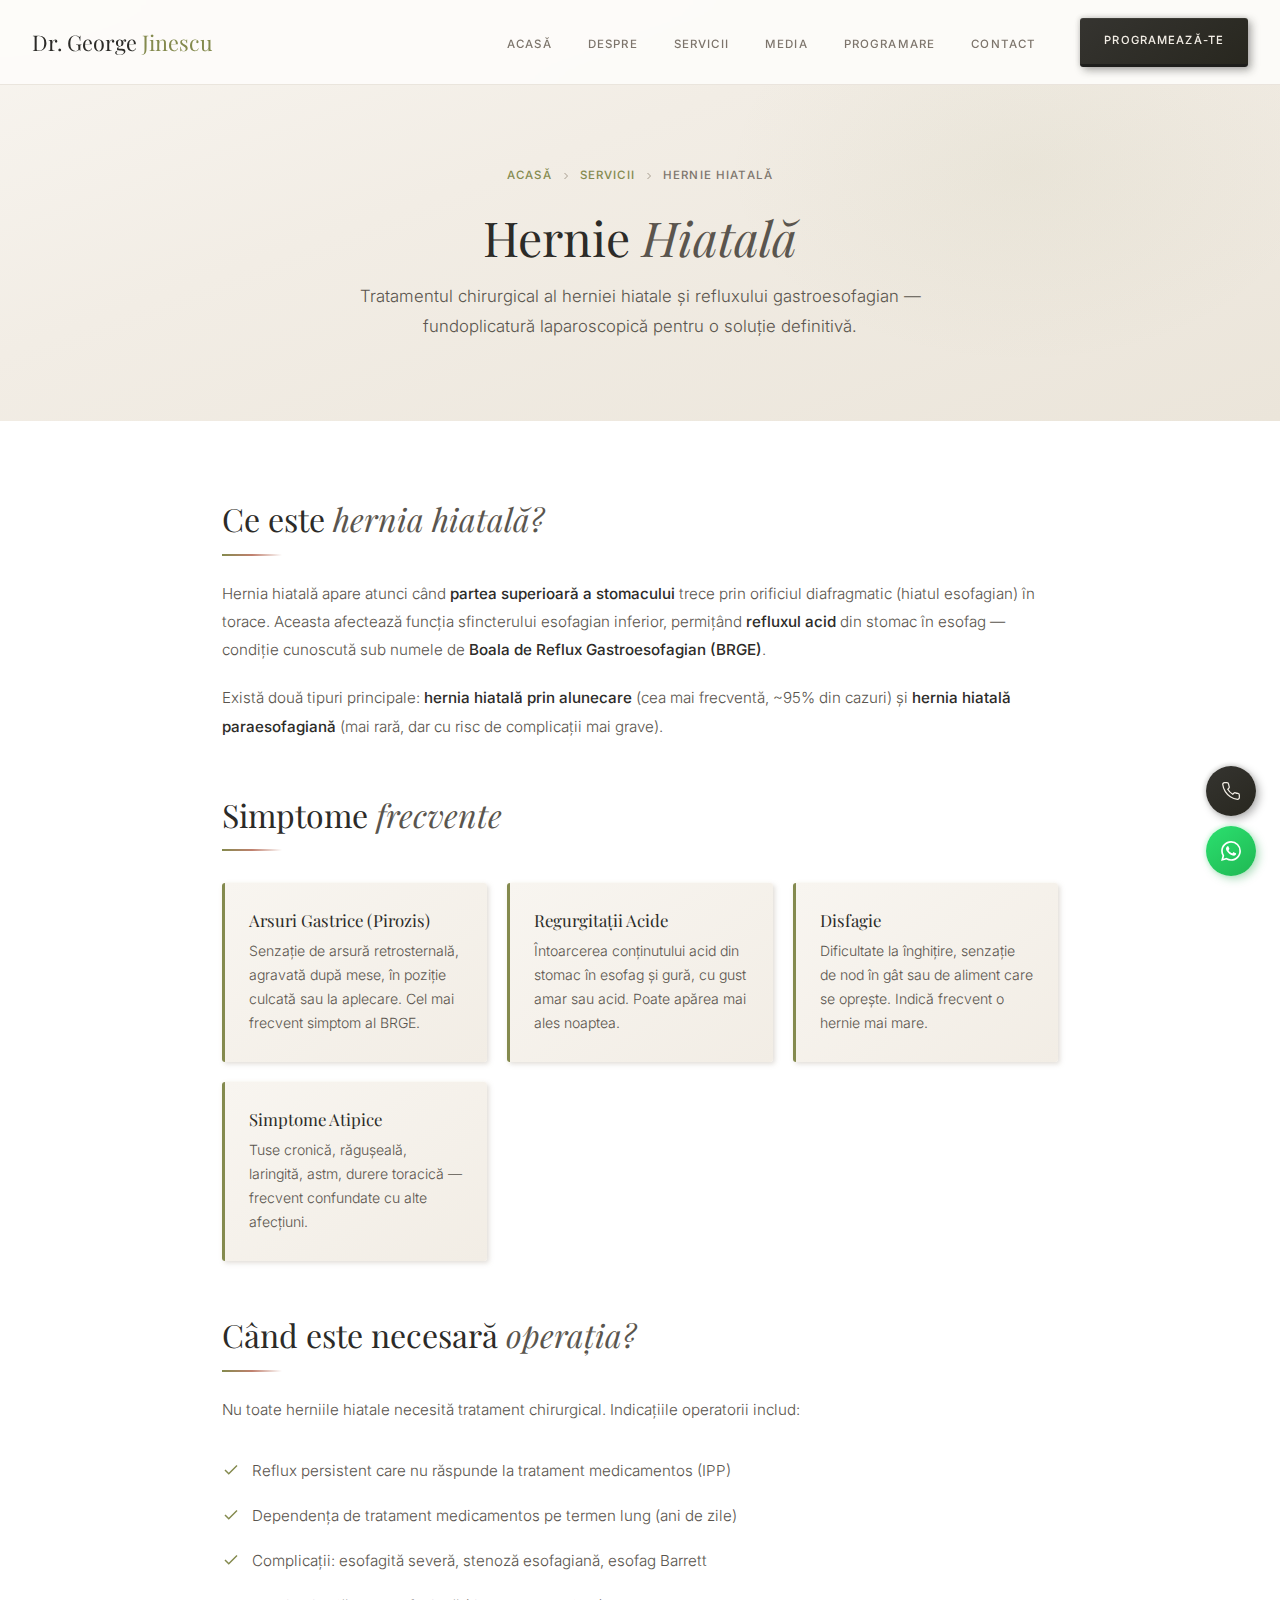
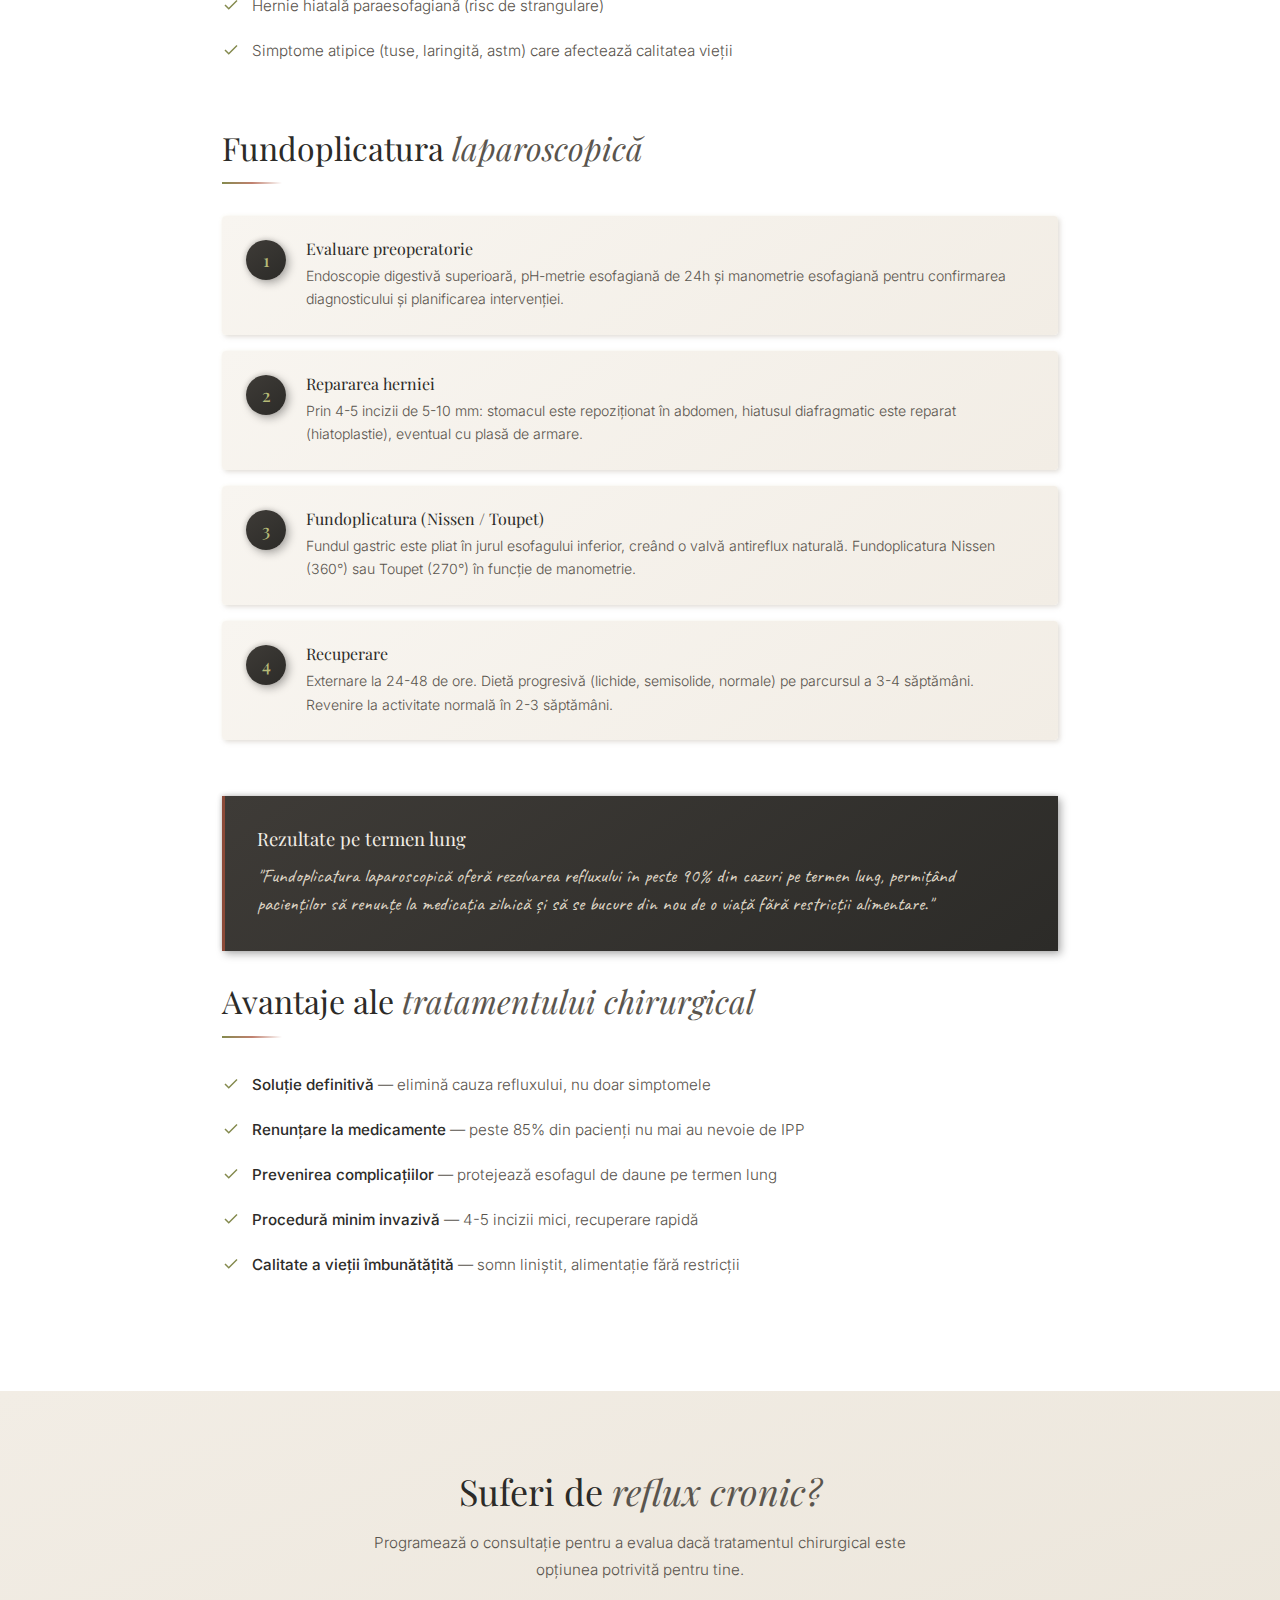
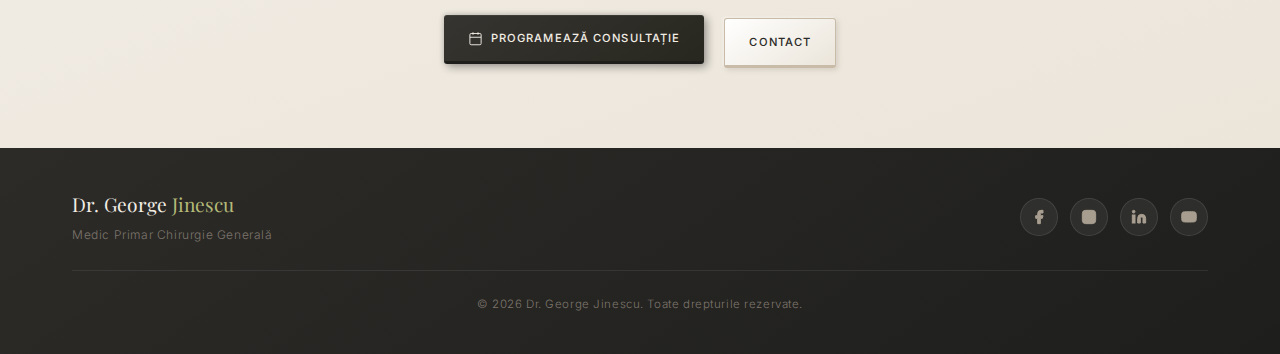
<file: pages/hernie-hiatala.html>
<!DOCTYPE html>
<html lang="ro">
<head>
    <meta charset="UTF-8">
    <meta name="viewport" content="width=device-width, initial-scale=1.0">

    <!-- SEO -->
    <title>Hernie Hiatală — Tratament Reflux Gastroesofagian | Dr. George Jinescu</title>
    <meta name="description" content="Tratamentul herniei hiatale și refluxului gastroesofagian prin chirurgie laparoscopică (fundoplicatură). Soluție definitivă pentru BRGE. Dr. George Jinescu, București.">
    <meta name="keywords" content="hernie hiatala bucuresti, reflux gastroesofagian, BRGE, fundoplicatura, operatie hernie hiatala">
    <meta name="robots" content="index, follow">
    <link rel="canonical" href="https://www.drgeorgejinescu.ro/pages/hernie-hiatala.html">

    <!-- Fonts -->
    <link rel="preconnect" href="https://fonts.googleapis.com">
    <link rel="preconnect" href="https://fonts.gstatic.com" crossorigin>
    <link href="https://fonts.googleapis.com/css2?family=Playfair+Display:ital,wght@0,400;0,500;0,600;1,400;1,500&family=Inter:wght@300;400;500;600&family=Caveat:wght@400;500;600&display=swap" rel="stylesheet">

    <!-- CSS -->
    <link rel="stylesheet" href="../css/style.css">
</head>
<body>

    <!-- ============ NAVIGATION ============ -->
    <nav class="navbar" id="navbar">
        <div class="nav-container">
            <a href="../index.html" class="logo">Dr. George <span>Jinescu</span></a>
            <ul class="nav-menu" id="navMenu">
                <li><a href="../index.html" class="nav-link">Acasă</a></li>
                <li><a href="../index.html#despre" class="nav-link">Despre</a></li>
                <li><a href="../index.html#servicii" class="nav-link">Servicii</a></li>
                <li><a href="../index.html#media" class="nav-link">Media</a></li>
                <li><a href="../index.html#programare" class="nav-link">Programare</a></li>
                <li><a href="../index.html#contact" class="nav-link">Contact</a></li>
                <li class="nav-cta"><a href="../index.html#programare" class="btn btn-primary">Programează-te</a></li>
            </ul>
            <div class="menu-toggle" id="menuToggle"><span></span><span></span><span></span></div>
        </div>
    </nav>

    <!-- ============ FLOATING BUTTONS ============ -->
    <div class="floating-buttons">
        <a href="tel:+40XXXXXXXXX" class="floating-btn phone" aria-label="Sună acum"><svg viewBox="0 0 24 24" fill="none" stroke="currentColor"><path d="M22 16.92v3a2 2 0 0 1-2.18 2 19.79 19.79 0 0 1-8.63-3.07 19.5 19.5 0 0 1-6-6 19.79 19.79 0 0 1-3.07-8.67A2 2 0 0 1 4.11 2h3a2 2 0 0 1 2 1.72c.127.96.361 1.903.7 2.81a2 2 0 0 1-.45 2.11L8.09 9.91a16 16 0 0 0 6 6l1.27-1.27a2 2 0 0 1 2.11-.45c.907.339 1.85.573 2.81.7A2 2 0 0 1 22 16.92z"/></svg></a>
        <a href="https://wa.me/40XXXXXXXXX" class="floating-btn whatsapp" target="_blank" rel="noopener" aria-label="WhatsApp"><svg viewBox="0 0 24 24" fill="currentColor"><path d="M17.472 14.382c-.297-.149-1.758-.867-2.03-.967-.273-.099-.471-.148-.67.15-.197.297-.767.966-.94 1.164-.173.199-.347.223-.644.075-.297-.15-1.255-.463-2.39-1.475-.883-.788-1.48-1.761-1.653-2.059-.173-.297-.018-.458.13-.606.134-.133.298-.347.446-.52.149-.174.198-.298.298-.497.099-.198.05-.371-.025-.52-.075-.149-.669-1.612-.916-2.207-.242-.579-.487-.5-.669-.51-.173-.008-.371-.01-.57-.01-.198 0-.52.074-.792.372-.272.297-1.04 1.016-1.04 2.479 0 1.462 1.065 2.875 1.213 3.074.149.198 2.096 3.2 5.077 4.487.709.306 1.262.489 1.694.625.712.227 1.36.195 1.871.118.571-.085 1.758-.719 2.006-1.413.248-.694.248-1.289.173-1.413-.074-.124-.272-.198-.57-.347m-5.421 7.403h-.004a9.87 9.87 0 01-5.031-1.378l-.361-.214-3.741.982.998-3.648-.235-.374a9.86 9.86 0 01-1.51-5.26c.001-5.45 4.436-9.884 9.888-9.884 2.64 0 5.122 1.03 6.988 2.898a9.825 9.825 0 012.893 6.994c-.003 5.45-4.437 9.884-9.885 9.884m8.413-18.297A11.815 11.815 0 0012.05 0C5.495 0 .16 5.335.157 11.892c0 2.096.547 4.142 1.588 5.945L.057 24l6.305-1.654a11.882 11.882 0 005.683 1.448h.005c6.554 0 11.89-5.335 11.893-11.893a11.821 11.821 0 00-3.48-8.413z"/></svg></a>
    </div>

    <!-- ============ PAGE HERO ============ -->
    <section class="page-hero">
        <div class="page-hero-container">
            <div class="breadcrumb">
                <a href="../index.html">Acasă</a>
                <svg viewBox="0 0 24 24" fill="none" stroke="currentColor"><polyline points="9 18 15 12 9 6"/></svg>
                <a href="../index.html#servicii">Servicii</a>
                <svg viewBox="0 0 24 24" fill="none" stroke="currentColor"><polyline points="9 18 15 12 9 6"/></svg>
                <span>Hernie Hiatală</span>
            </div>
            <h1>Hernie <span>Hiatală</span></h1>
            <p class="page-hero-description">
                Tratamentul chirurgical al herniei hiatale și refluxului gastroesofagian — fundoplicatură laparoscopică pentru o soluție definitivă.
            </p>
        </div>
    </section>

    <!-- ============ PAGE CONTENT ============ -->
    <section class="page-content">
        <div class="page-content-container">

            <div class="content-block">
                <h2>Ce este <span>hernia hiatală?</span></h2>
                <div class="section-divider"></div>
                <p>
                    Hernia hiatală apare atunci când <strong>partea superioară a stomacului</strong> trece prin orificiul diafragmatic (hiatul esofagian) în torace. Aceasta afectează funcția sfincterului esofagian inferior, permițând <strong>refluxul acid</strong> din stomac în esofag — condiție cunoscută sub numele de <strong>Boala de Reflux Gastroesofagian (BRGE)</strong>.
                </p>
                <p>
                    Există două tipuri principale: <strong>hernia hiatală prin alunecare</strong> (cea mai frecventă, ~95% din cazuri) și <strong>hernia hiatală paraesofagiană</strong> (mai rară, dar cu risc de complicații mai grave).
                </p>
            </div>

            <div class="content-block">
                <h2>Simptome <span>frecvente</span></h2>
                <div class="section-divider"></div>

                <div class="info-cards-grid">
                    <div class="info-card">
                        <h4>Arsuri Gastrice (Pirozis)</h4>
                        <p>Senzație de arsură retrosternală, agravată după mese, în poziție culcată sau la aplecare. Cel mai frecvent simptom al BRGE.</p>
                    </div>
                    <div class="info-card">
                        <h4>Regurgitații Acide</h4>
                        <p>Întoarcerea conținutului acid din stomac în esofag și gură, cu gust amar sau acid. Poate apărea mai ales noaptea.</p>
                    </div>
                    <div class="info-card">
                        <h4>Disfagie</h4>
                        <p>Dificultate la înghițire, senzație de nod în gât sau de aliment care se oprește. Indică frecvent o hernie mai mare.</p>
                    </div>
                    <div class="info-card">
                        <h4>Simptome Atipice</h4>
                        <p>Tuse cronică, răgușeală, laringită, astm, durere toracică — frecvent confundate cu alte afecțiuni.</p>
                    </div>
                </div>
            </div>

            <div class="content-block">
                <h2>Când este necesară <span>operația?</span></h2>
                <div class="section-divider"></div>
                <p>
                    Nu toate herniile hiatale necesită tratament chirurgical. Indicațiile operatorii includ:
                </p>
                <ul class="benefits-list">
                    <li>
                        <svg viewBox="0 0 24 24" fill="none" stroke="currentColor"><polyline points="20 6 9 17 4 12"/></svg>
                        <span>Reflux persistent care nu răspunde la tratament medicamentos (IPP)</span>
                    </li>
                    <li>
                        <svg viewBox="0 0 24 24" fill="none" stroke="currentColor"><polyline points="20 6 9 17 4 12"/></svg>
                        <span>Dependența de tratament medicamentos pe termen lung (ani de zile)</span>
                    </li>
                    <li>
                        <svg viewBox="0 0 24 24" fill="none" stroke="currentColor"><polyline points="20 6 9 17 4 12"/></svg>
                        <span>Complicații: esofagită severă, stenoză esofagiană, esofag Barrett</span>
                    </li>
                    <li>
                        <svg viewBox="0 0 24 24" fill="none" stroke="currentColor"><polyline points="20 6 9 17 4 12"/></svg>
                        <span>Hernie hiatală paraesofagiană (risc de strangulare)</span>
                    </li>
                    <li>
                        <svg viewBox="0 0 24 24" fill="none" stroke="currentColor"><polyline points="20 6 9 17 4 12"/></svg>
                        <span>Simptome atipice (tuse, laringită, astm) care afectează calitatea vieții</span>
                    </li>
                </ul>
            </div>

            <div class="content-block">
                <h2>Fundoplicatura <span>laparoscopică</span></h2>
                <div class="section-divider"></div>

                <div class="procedure-steps">
                    <div class="procedure-step">
                        <div class="step-number">1</div>
                        <div class="step-content">
                            <h4>Evaluare preoperatorie</h4>
                            <p>Endoscopie digestivă superioară, pH-metrie esofagiană de 24h și manometrie esofagiană pentru confirmarea diagnosticului și planificarea intervenției.</p>
                        </div>
                    </div>
                    <div class="procedure-step">
                        <div class="step-number">2</div>
                        <div class="step-content">
                            <h4>Repararea herniei</h4>
                            <p>Prin 4-5 incizii de 5-10 mm: stomacul este repoziționat în abdomen, hiatusul diafragmatic este reparat (hiatoplastie), eventual cu plasă de armare.</p>
                        </div>
                    </div>
                    <div class="procedure-step">
                        <div class="step-number">3</div>
                        <div class="step-content">
                            <h4>Fundoplicatura (Nissen / Toupet)</h4>
                            <p>Fundul gastric este pliat în jurul esofagului inferior, creând o valvă antireflux naturală. Fundoplicatura Nissen (360°) sau Toupet (270°) în funcție de manometrie.</p>
                        </div>
                    </div>
                    <div class="procedure-step">
                        <div class="step-number">4</div>
                        <div class="step-content">
                            <h4>Recuperare</h4>
                            <p>Externare la 24-48 de ore. Dietă progresivă (lichide, semisolide, normale) pe parcursul a 3-4 săptămâni. Revenire la activitate normală în 2-3 săptămâni.</p>
                        </div>
                    </div>
                </div>
            </div>

            <div class="highlight-box">
                <h3>Rezultate pe termen lung</h3>
                <p>"Fundoplicatura laparoscopică oferă rezolvarea refluxului în peste 90% din cazuri pe termen lung, permițând pacienților să renunțe la medicația zilnică și să se bucure din nou de o viață fără restricții alimentare."</p>
            </div>

            <div class="content-block">
                <h2>Avantaje ale <span>tratamentului chirurgical</span></h2>
                <div class="section-divider"></div>

                <ul class="benefits-list">
                    <li>
                        <svg viewBox="0 0 24 24" fill="none" stroke="currentColor"><polyline points="20 6 9 17 4 12"/></svg>
                        <span><strong>Soluție definitivă</strong> — elimină cauza refluxului, nu doar simptomele</span>
                    </li>
                    <li>
                        <svg viewBox="0 0 24 24" fill="none" stroke="currentColor"><polyline points="20 6 9 17 4 12"/></svg>
                        <span><strong>Renunțare la medicamente</strong> — peste 85% din pacienți nu mai au nevoie de IPP</span>
                    </li>
                    <li>
                        <svg viewBox="0 0 24 24" fill="none" stroke="currentColor"><polyline points="20 6 9 17 4 12"/></svg>
                        <span><strong>Prevenirea complicațiilor</strong> — protejează esofagul de daune pe termen lung</span>
                    </li>
                    <li>
                        <svg viewBox="0 0 24 24" fill="none" stroke="currentColor"><polyline points="20 6 9 17 4 12"/></svg>
                        <span><strong>Procedură minim invazivă</strong> — 4-5 incizii mici, recuperare rapidă</span>
                    </li>
                    <li>
                        <svg viewBox="0 0 24 24" fill="none" stroke="currentColor"><polyline points="20 6 9 17 4 12"/></svg>
                        <span><strong>Calitate a vieții îmbunătățită</strong> — somn liniștit, alimentație fără restricții</span>
                    </li>
                </ul>
            </div>

        </div>
    </section>

    <!-- ============ PAGE CTA ============ -->
    <section class="page-cta">
        <div class="page-cta-container">
            <h2>Suferi de <span>reflux cronic?</span></h2>
            <p>
                Programează o consultație pentru a evalua dacă tratamentul chirurgical este opțiunea potrivită pentru tine.
            </p>
            <a href="../index.html#programare" class="btn btn-primary">
                <svg viewBox="0 0 24 24" fill="none" stroke="currentColor"><rect x="3" y="4" width="18" height="18" rx="2" ry="2"/><line x1="16" y1="2" x2="16" y2="6"/><line x1="8" y1="2" x2="8" y2="6"/><line x1="3" y1="10" x2="21" y2="10"/></svg>
                Programează Consultație
            </a>
            <a href="../index.html#contact" class="btn btn-secondary">Contact</a>
        </div>
    </section>

    <!-- ============ FOOTER ============ -->
    <footer class="footer">
        <div class="footer-container">
            <div class="footer-brand">
                <a href="../index.html" class="footer-logo">Dr. George <span>Jinescu</span></a>
                <p>Medic Primar Chirurgie Generală</p>
            </div>
            <div class="footer-social">
                <a href="#" target="_blank" rel="noopener" aria-label="Facebook" class="social-link"><svg viewBox="0 0 24 24" fill="currentColor"><path d="M18 2h-3a5 5 0 0 0-5 5v3H7v4h3v8h4v-8h3l1-4h-4V7a1 1 0 0 1 1-1h3z"/></svg></a>
                <a href="#" target="_blank" rel="noopener" aria-label="Instagram" class="social-link"><svg viewBox="0 0 24 24" fill="none" stroke="currentColor"><rect x="2" y="2" width="20" height="20" rx="5" ry="5"/><path d="M16 11.37A4 4 0 1 1 12.63 8 4 4 0 0 1 16 11.37z"/><line x1="17.5" y1="6.5" x2="17.51" y2="6.5"/></svg></a>
                <a href="#" target="_blank" rel="noopener" aria-label="LinkedIn" class="social-link"><svg viewBox="0 0 24 24" fill="currentColor"><path d="M16 8a6 6 0 0 1 6 6v7h-4v-7a2 2 0 0 0-2-2 2 2 0 0 0-2 2v7h-4v-7a6 6 0 0 1 6-6z"/><rect x="2" y="9" width="4" height="12"/><circle cx="4" cy="4" r="2"/></svg></a>
                <a href="#" target="_blank" rel="noopener" aria-label="YouTube" class="social-link"><svg viewBox="0 0 24 24" fill="currentColor"><path d="M22.54 6.42a2.78 2.78 0 0 0-1.94-2C18.88 4 12 4 12 4s-6.88 0-8.6.46a2.78 2.78 0 0 0-1.94 2A29 29 0 0 0 1 11.75a29 29 0 0 0 .46 5.33A2.78 2.78 0 0 0 3.4 19.1c1.72.46 8.6.46 8.6.46s6.88 0 8.6-.46a2.78 2.78 0 0 0 1.94-2 29 29 0 0 0 .46-5.25 29 29 0 0 0-.46-5.43z"/><polygon points="9.75 15.02 15.5 11.75 9.75 8.48 9.75 15.02"/></svg></a>
            </div>
            <div class="footer-copy">
                <p>&copy; 2026 Dr. George Jinescu. Toate drepturile rezervate.</p>
            </div>
        </div>
    </footer>

    <script src="../js/main.js"></script>
</body>
</html>
</file>
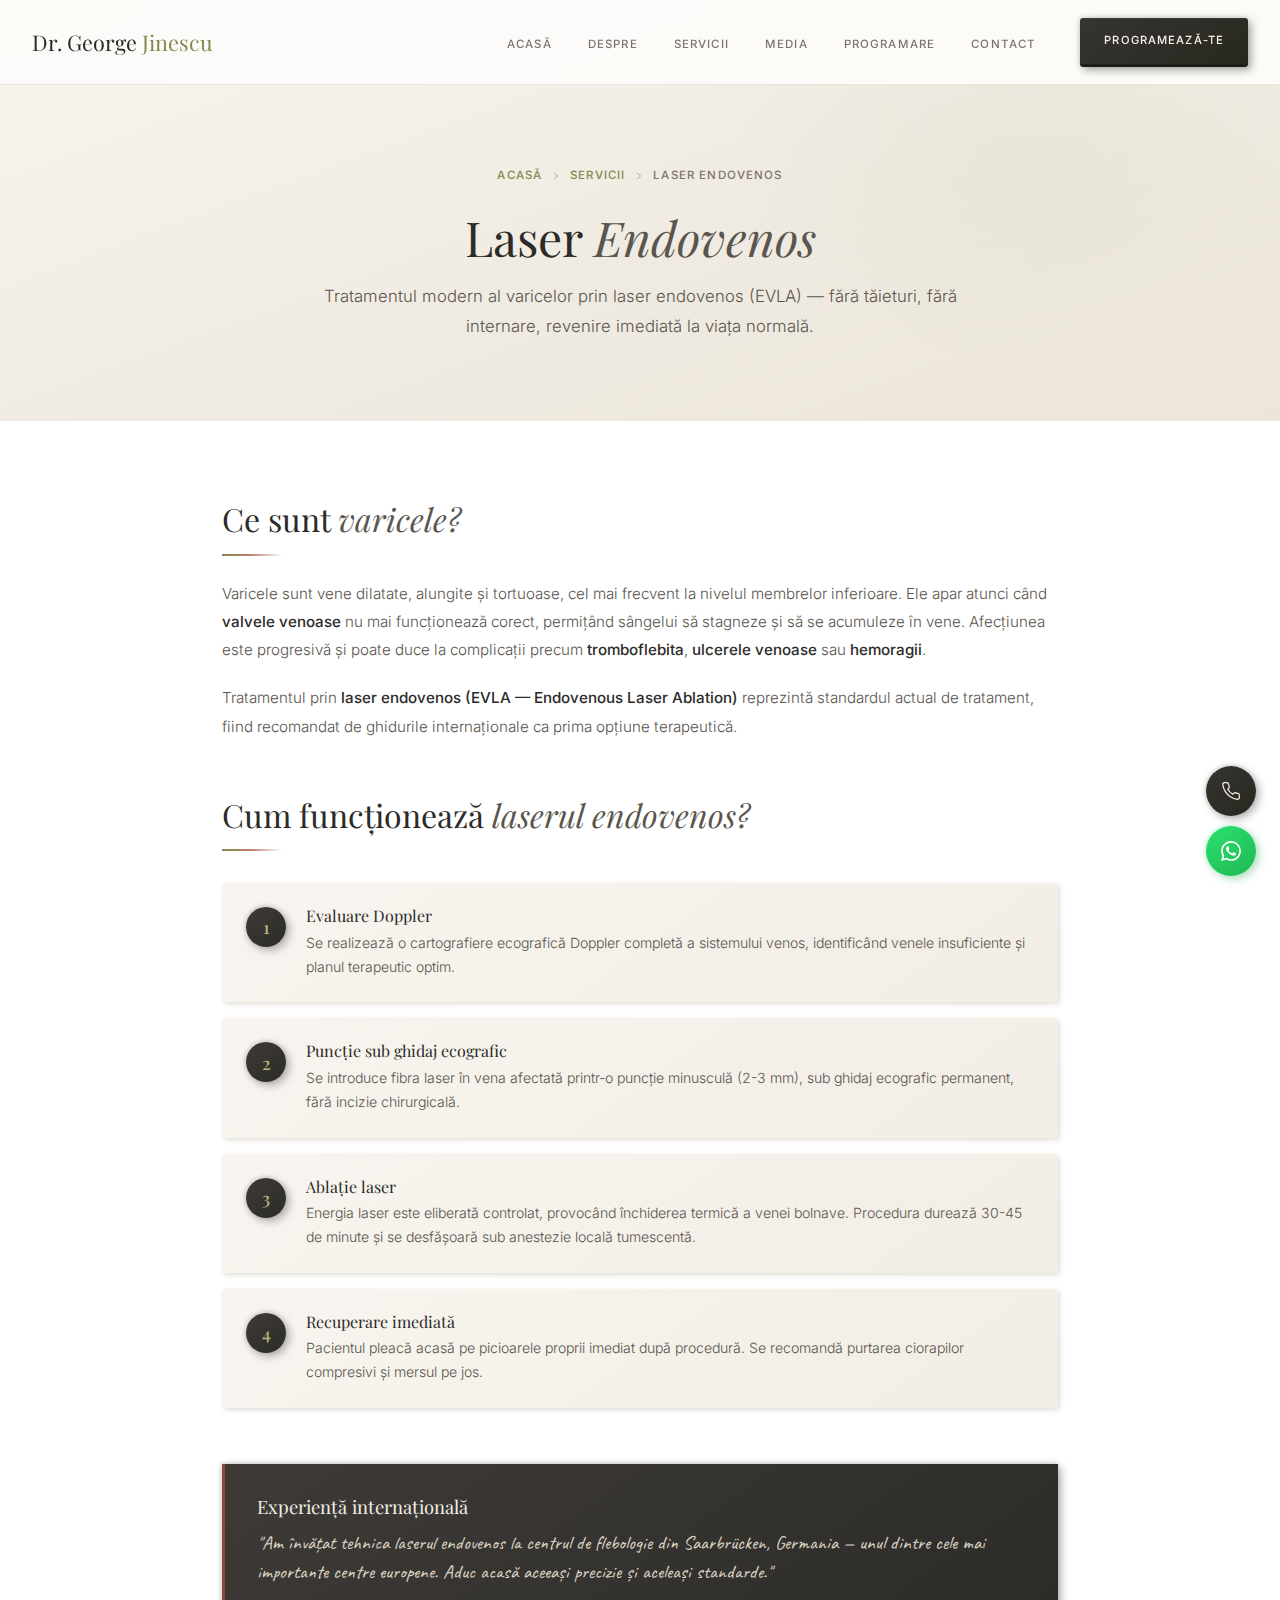
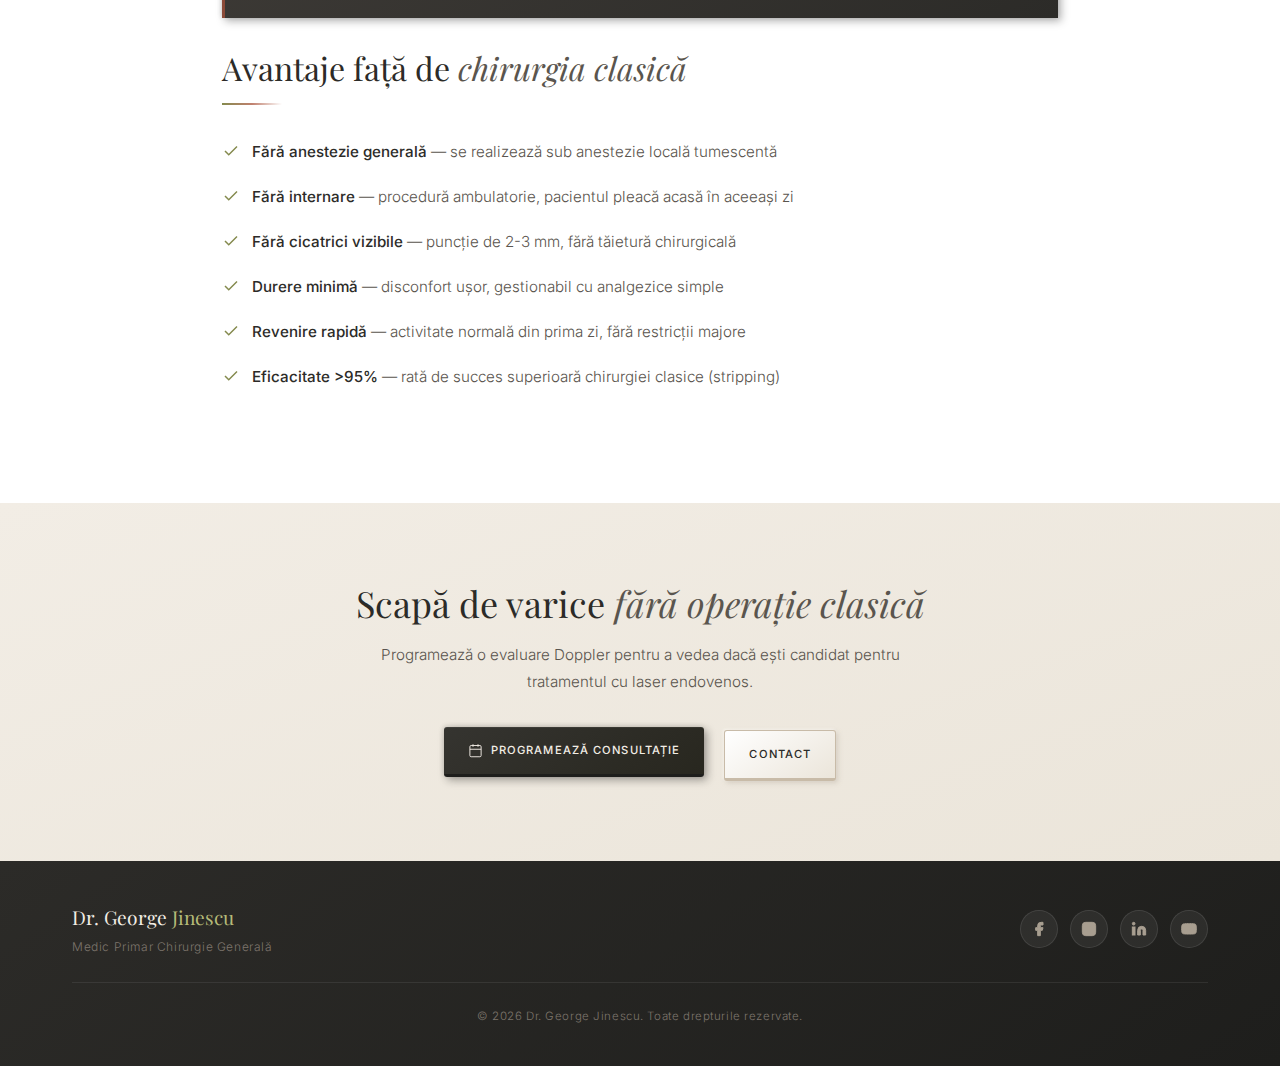
<file: pages/laser-endovenos.html>
<!DOCTYPE html>
<html lang="ro">
<head>
    <meta charset="UTF-8">
    <meta name="viewport" content="width=device-width, initial-scale=1.0">

    <!-- SEO -->
    <title>Laser Endovenos — Tratament Varice București | Dr. George Jinescu</title>
    <meta name="description" content="Tratamentul varicelor prin laser endovenos (EVLA) la București. Procedură minim invazivă, fără internare, recuperare rapidă. Dr. George Jinescu, format la Saarbrücken, Germania.">
    <meta name="keywords" content="laser endovenos bucuresti, tratament varice laser, EVLA, varice, flebologie bucuresti">
    <meta name="robots" content="index, follow">
    <link rel="canonical" href="https://www.drgeorgejinescu.ro/pages/laser-endovenos.html">

    <!-- Fonts -->
    <link rel="preconnect" href="https://fonts.googleapis.com">
    <link rel="preconnect" href="https://fonts.gstatic.com" crossorigin>
    <link href="https://fonts.googleapis.com/css2?family=Playfair+Display:ital,wght@0,400;0,500;0,600;1,400;1,500&family=Inter:wght@300;400;500;600&family=Caveat:wght@400;500;600&display=swap" rel="stylesheet">

    <!-- CSS -->
    <link rel="stylesheet" href="../css/style.css">
</head>
<body>

    <!-- ============ NAVIGATION ============ -->
    <nav class="navbar" id="navbar">
        <div class="nav-container">
            <a href="../index.html" class="logo">Dr. George <span>Jinescu</span></a>
            <ul class="nav-menu" id="navMenu">
                <li><a href="../index.html" class="nav-link">Acasă</a></li>
                <li><a href="../index.html#despre" class="nav-link">Despre</a></li>
                <li><a href="../index.html#servicii" class="nav-link">Servicii</a></li>
                <li><a href="../index.html#media" class="nav-link">Media</a></li>
                <li><a href="../index.html#programare" class="nav-link">Programare</a></li>
                <li><a href="../index.html#contact" class="nav-link">Contact</a></li>
                <li class="nav-cta"><a href="../index.html#programare" class="btn btn-primary">Programează-te</a></li>
            </ul>
            <div class="menu-toggle" id="menuToggle"><span></span><span></span><span></span></div>
        </div>
    </nav>

    <!-- ============ FLOATING BUTTONS ============ -->
    <div class="floating-buttons">
        <a href="tel:+40XXXXXXXXX" class="floating-btn phone" aria-label="Sună acum"><svg viewBox="0 0 24 24" fill="none" stroke="currentColor"><path d="M22 16.92v3a2 2 0 0 1-2.18 2 19.79 19.79 0 0 1-8.63-3.07 19.5 19.5 0 0 1-6-6 19.79 19.79 0 0 1-3.07-8.67A2 2 0 0 1 4.11 2h3a2 2 0 0 1 2 1.72c.127.96.361 1.903.7 2.81a2 2 0 0 1-.45 2.11L8.09 9.91a16 16 0 0 0 6 6l1.27-1.27a2 2 0 0 1 2.11-.45c.907.339 1.85.573 2.81.7A2 2 0 0 1 22 16.92z"/></svg></a>
        <a href="https://wa.me/40XXXXXXXXX" class="floating-btn whatsapp" target="_blank" rel="noopener" aria-label="WhatsApp"><svg viewBox="0 0 24 24" fill="currentColor"><path d="M17.472 14.382c-.297-.149-1.758-.867-2.03-.967-.273-.099-.471-.148-.67.15-.197.297-.767.966-.94 1.164-.173.199-.347.223-.644.075-.297-.15-1.255-.463-2.39-1.475-.883-.788-1.48-1.761-1.653-2.059-.173-.297-.018-.458.13-.606.134-.133.298-.347.446-.52.149-.174.198-.298.298-.497.099-.198.05-.371-.025-.52-.075-.149-.669-1.612-.916-2.207-.242-.579-.487-.5-.669-.51-.173-.008-.371-.01-.57-.01-.198 0-.52.074-.792.372-.272.297-1.04 1.016-1.04 2.479 0 1.462 1.065 2.875 1.213 3.074.149.198 2.096 3.2 5.077 4.487.709.306 1.262.489 1.694.625.712.227 1.36.195 1.871.118.571-.085 1.758-.719 2.006-1.413.248-.694.248-1.289.173-1.413-.074-.124-.272-.198-.57-.347m-5.421 7.403h-.004a9.87 9.87 0 01-5.031-1.378l-.361-.214-3.741.982.998-3.648-.235-.374a9.86 9.86 0 01-1.51-5.26c.001-5.45 4.436-9.884 9.888-9.884 2.64 0 5.122 1.03 6.988 2.898a9.825 9.825 0 012.893 6.994c-.003 5.45-4.437 9.884-9.885 9.884m8.413-18.297A11.815 11.815 0 0012.05 0C5.495 0 .16 5.335.157 11.892c0 2.096.547 4.142 1.588 5.945L.057 24l6.305-1.654a11.882 11.882 0 005.683 1.448h.005c6.554 0 11.89-5.335 11.893-11.893a11.821 11.821 0 00-3.48-8.413z"/></svg></a>
    </div>

    <!-- ============ PAGE HERO ============ -->
    <section class="page-hero">
        <div class="page-hero-container">
            <div class="breadcrumb">
                <a href="../index.html">Acasă</a>
                <svg viewBox="0 0 24 24" fill="none" stroke="currentColor"><polyline points="9 18 15 12 9 6"/></svg>
                <a href="../index.html#servicii">Servicii</a>
                <svg viewBox="0 0 24 24" fill="none" stroke="currentColor"><polyline points="9 18 15 12 9 6"/></svg>
                <span>Laser Endovenos</span>
            </div>
            <h1>Laser <span>Endovenos</span></h1>
            <p class="page-hero-description">
                Tratamentul modern al varicelor prin laser endovenos (EVLA) — fără tăieturi, fără internare, revenire imediată la viața normală.
            </p>
        </div>
    </section>

    <!-- ============ PAGE CONTENT ============ -->
    <section class="page-content">
        <div class="page-content-container">

            <div class="content-block">
                <h2>Ce sunt <span>varicele?</span></h2>
                <div class="section-divider"></div>
                <p>
                    Varicele sunt vene dilatate, alungite și tortuoase, cel mai frecvent la nivelul membrelor inferioare. Ele apar atunci când <strong>valvele venoase</strong> nu mai funcționează corect, permițând sângelui să stagneze și să se acumuleze în vene. Afecțiunea este progresivă și poate duce la complicații precum <strong>tromboflebita</strong>, <strong>ulcerele venoase</strong> sau <strong>hemoragii</strong>.
                </p>
                <p>
                    Tratamentul prin <strong>laser endovenos (EVLA — Endovenous Laser Ablation)</strong> reprezintă standardul actual de tratament, fiind recomandat de ghidurile internaționale ca prima opțiune terapeutică.
                </p>
            </div>

            <div class="content-block">
                <h2>Cum funcționează <span>laserul endovenos?</span></h2>
                <div class="section-divider"></div>

                <div class="procedure-steps">
                    <div class="procedure-step">
                        <div class="step-number">1</div>
                        <div class="step-content">
                            <h4>Evaluare Doppler</h4>
                            <p>Se realizează o cartografiere ecografică Doppler completă a sistemului venos, identificând venele insuficiente și planul terapeutic optim.</p>
                        </div>
                    </div>
                    <div class="procedure-step">
                        <div class="step-number">2</div>
                        <div class="step-content">
                            <h4>Puncție sub ghidaj ecografic</h4>
                            <p>Se introduce fibra laser în vena afectată printr-o puncție minusculă (2-3 mm), sub ghidaj ecografic permanent, fără incizie chirurgicală.</p>
                        </div>
                    </div>
                    <div class="procedure-step">
                        <div class="step-number">3</div>
                        <div class="step-content">
                            <h4>Ablație laser</h4>
                            <p>Energia laser este eliberată controlat, provocând închiderea termică a venei bolnave. Procedura durează 30-45 de minute și se desfășoară sub anestezie locală tumescentă.</p>
                        </div>
                    </div>
                    <div class="procedure-step">
                        <div class="step-number">4</div>
                        <div class="step-content">
                            <h4>Recuperare imediată</h4>
                            <p>Pacientul pleacă acasă pe picioarele proprii imediat după procedură. Se recomandă purtarea ciorapilor compresivi și mersul pe jos.</p>
                        </div>
                    </div>
                </div>
            </div>

            <div class="highlight-box">
                <h3>Experiență internațională</h3>
                <p>"Am învățat tehnica laserul endovenos la centrul de flebologie din Saarbrücken, Germania — unul dintre cele mai importante centre europene. Aduc acasă aceeași precizie și aceleași standarde."</p>
            </div>

            <div class="content-block">
                <h2>Avantaje față de <span>chirurgia clasică</span></h2>
                <div class="section-divider"></div>

                <ul class="benefits-list">
                    <li>
                        <svg viewBox="0 0 24 24" fill="none" stroke="currentColor"><polyline points="20 6 9 17 4 12"/></svg>
                        <span><strong>Fără anestezie generală</strong> — se realizează sub anestezie locală tumescentă</span>
                    </li>
                    <li>
                        <svg viewBox="0 0 24 24" fill="none" stroke="currentColor"><polyline points="20 6 9 17 4 12"/></svg>
                        <span><strong>Fără internare</strong> — procedură ambulatorie, pacientul pleacă acasă în aceeași zi</span>
                    </li>
                    <li>
                        <svg viewBox="0 0 24 24" fill="none" stroke="currentColor"><polyline points="20 6 9 17 4 12"/></svg>
                        <span><strong>Fără cicatrici vizibile</strong> — puncție de 2-3 mm, fără tăietură chirurgicală</span>
                    </li>
                    <li>
                        <svg viewBox="0 0 24 24" fill="none" stroke="currentColor"><polyline points="20 6 9 17 4 12"/></svg>
                        <span><strong>Durere minimă</strong> — disconfort ușor, gestionabil cu analgezice simple</span>
                    </li>
                    <li>
                        <svg viewBox="0 0 24 24" fill="none" stroke="currentColor"><polyline points="20 6 9 17 4 12"/></svg>
                        <span><strong>Revenire rapidă</strong> — activitate normală din prima zi, fără restricții majore</span>
                    </li>
                    <li>
                        <svg viewBox="0 0 24 24" fill="none" stroke="currentColor"><polyline points="20 6 9 17 4 12"/></svg>
                        <span><strong>Eficacitate >95%</strong> — rată de succes superioară chirurgiei clasice (stripping)</span>
                    </li>
                </ul>
            </div>

        </div>
    </section>

    <!-- ============ PAGE CTA ============ -->
    <section class="page-cta">
        <div class="page-cta-container">
            <h2>Scapă de varice <span>fără operație clasică</span></h2>
            <p>
                Programează o evaluare Doppler pentru a vedea dacă ești candidat pentru tratamentul cu laser endovenos.
            </p>
            <a href="../index.html#programare" class="btn btn-primary">
                <svg viewBox="0 0 24 24" fill="none" stroke="currentColor"><rect x="3" y="4" width="18" height="18" rx="2" ry="2"/><line x1="16" y1="2" x2="16" y2="6"/><line x1="8" y1="2" x2="8" y2="6"/><line x1="3" y1="10" x2="21" y2="10"/></svg>
                Programează Consultație
            </a>
            <a href="../index.html#contact" class="btn btn-secondary">Contact</a>
        </div>
    </section>

    <!-- ============ FOOTER ============ -->
    <footer class="footer">
        <div class="footer-container">
            <div class="footer-brand">
                <a href="../index.html" class="footer-logo">Dr. George <span>Jinescu</span></a>
                <p>Medic Primar Chirurgie Generală</p>
            </div>
            <div class="footer-social">
                <a href="#" target="_blank" rel="noopener" aria-label="Facebook" class="social-link"><svg viewBox="0 0 24 24" fill="currentColor"><path d="M18 2h-3a5 5 0 0 0-5 5v3H7v4h3v8h4v-8h3l1-4h-4V7a1 1 0 0 1 1-1h3z"/></svg></a>
                <a href="#" target="_blank" rel="noopener" aria-label="Instagram" class="social-link"><svg viewBox="0 0 24 24" fill="none" stroke="currentColor"><rect x="2" y="2" width="20" height="20" rx="5" ry="5"/><path d="M16 11.37A4 4 0 1 1 12.63 8 4 4 0 0 1 16 11.37z"/><line x1="17.5" y1="6.5" x2="17.51" y2="6.5"/></svg></a>
                <a href="#" target="_blank" rel="noopener" aria-label="LinkedIn" class="social-link"><svg viewBox="0 0 24 24" fill="currentColor"><path d="M16 8a6 6 0 0 1 6 6v7h-4v-7a2 2 0 0 0-2-2 2 2 0 0 0-2 2v7h-4v-7a6 6 0 0 1 6-6z"/><rect x="2" y="9" width="4" height="12"/><circle cx="4" cy="4" r="2"/></svg></a>
                <a href="#" target="_blank" rel="noopener" aria-label="YouTube" class="social-link"><svg viewBox="0 0 24 24" fill="currentColor"><path d="M22.54 6.42a2.78 2.78 0 0 0-1.94-2C18.88 4 12 4 12 4s-6.88 0-8.6.46a2.78 2.78 0 0 0-1.94 2A29 29 0 0 0 1 11.75a29 29 0 0 0 .46 5.33A2.78 2.78 0 0 0 3.4 19.1c1.72.46 8.6.46 8.6.46s6.88 0 8.6-.46a2.78 2.78 0 0 0 1.94-2 29 29 0 0 0 .46-5.25 29 29 0 0 0-.46-5.43z"/><polygon points="9.75 15.02 15.5 11.75 9.75 8.48 9.75 15.02"/></svg></a>
            </div>
            <div class="footer-copy">
                <p>&copy; 2026 Dr. George Jinescu. Toate drepturile rezervate.</p>
            </div>
        </div>
    </footer>

    <script src="../js/main.js"></script>
</body>
</html>
</file>
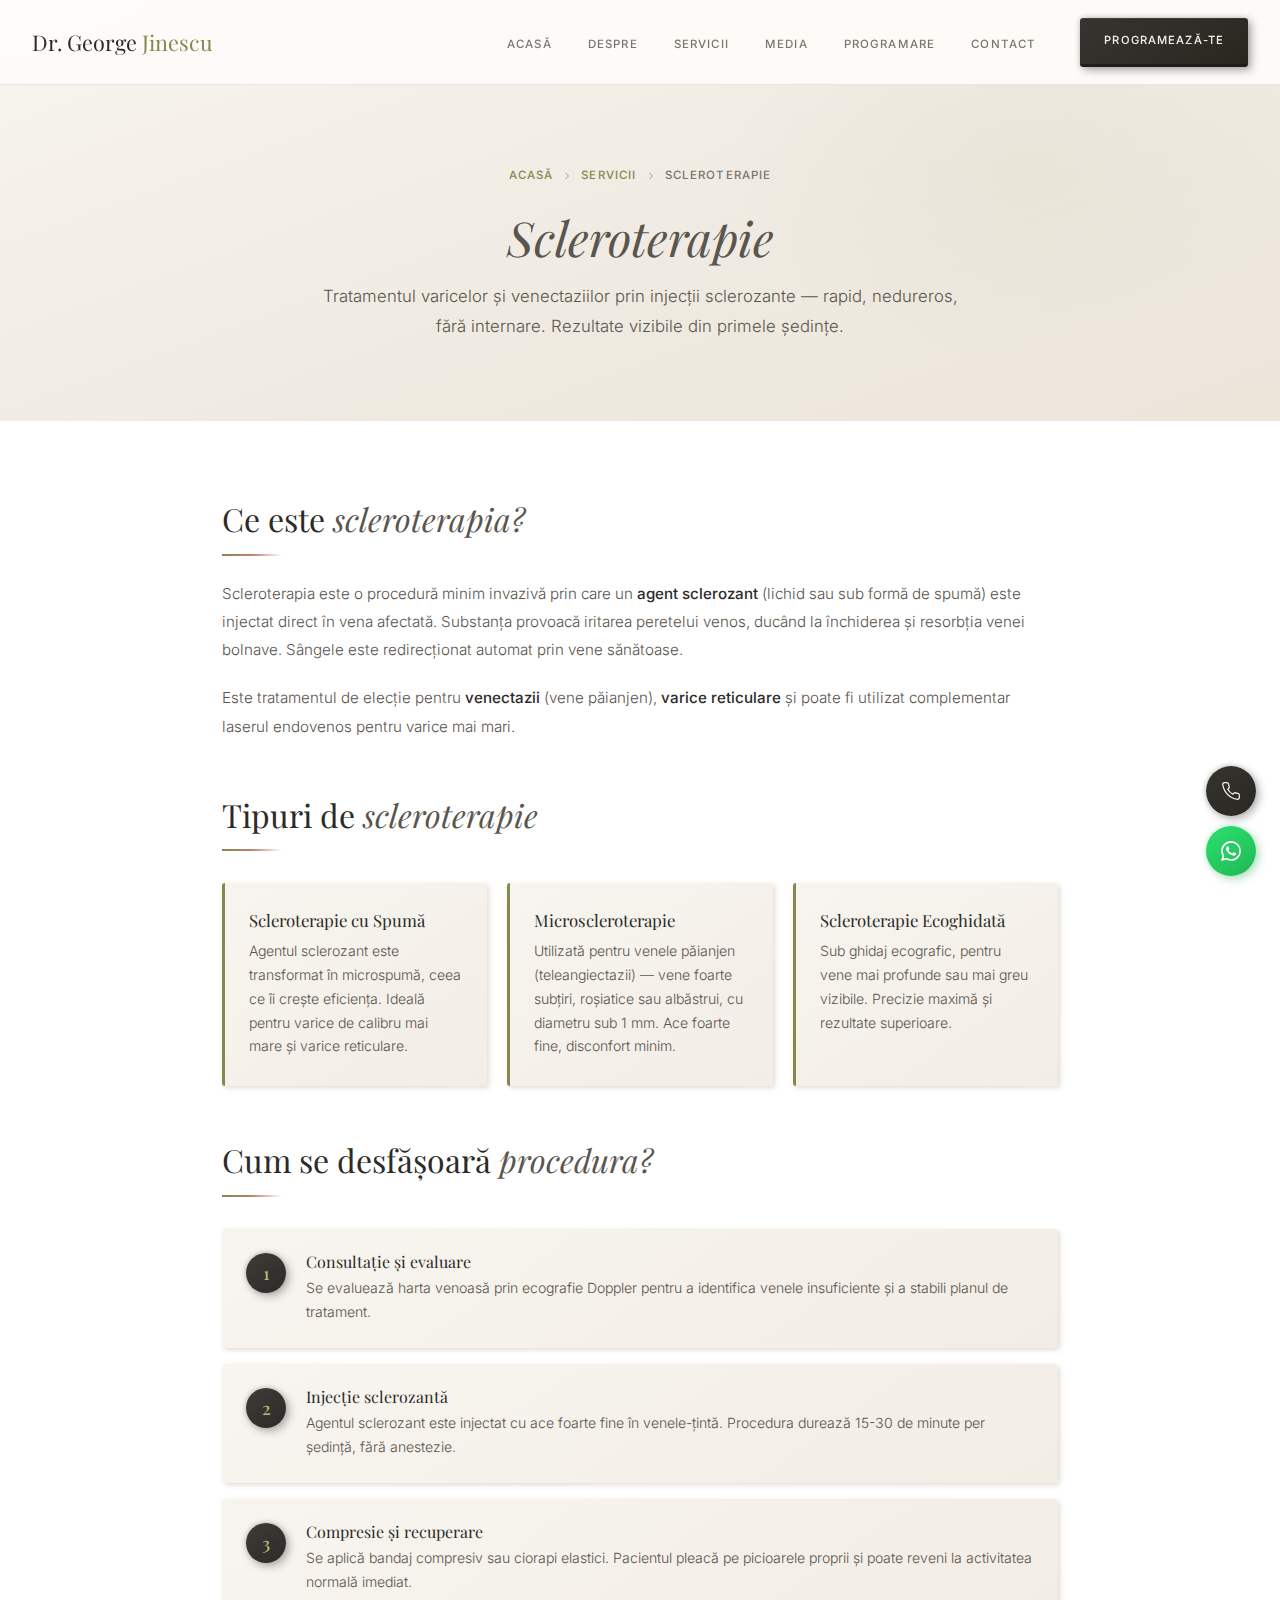
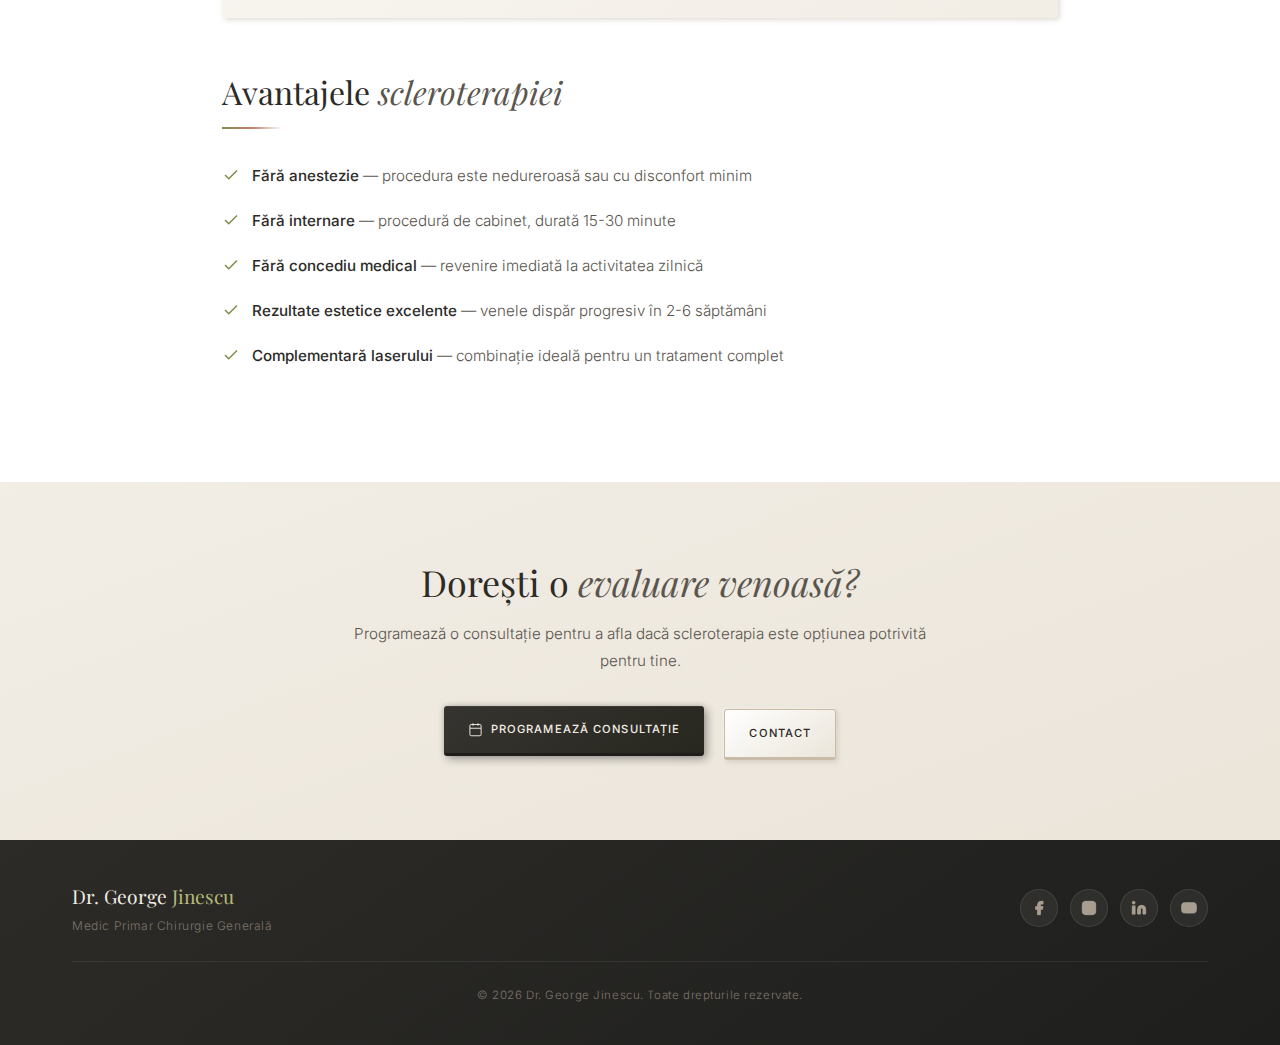
<file: pages/scleroterapie.html>
<!DOCTYPE html>
<html lang="ro">
<head>
    <meta charset="UTF-8">
    <meta name="viewport" content="width=device-width, initial-scale=1.0">

    <!-- SEO -->
    <title>Scleroterapie — Tratament Varice și Venectazii | Dr. George Jinescu</title>
    <meta name="description" content="Scleroterapia cu spumă — tratamentul minim invaziv al varicelor și venectaziilor. Procedură rapidă, fără anestezie, fără internare. Dr. George Jinescu, București.">
    <meta name="keywords" content="scleroterapie bucuresti, scleroterapie cu spuma, tratament varice, venectazii, vene paianjen">
    <meta name="robots" content="index, follow">
    <link rel="canonical" href="https://www.drgeorgejinescu.ro/pages/scleroterapie.html">

    <!-- Fonts -->
    <link rel="preconnect" href="https://fonts.googleapis.com">
    <link rel="preconnect" href="https://fonts.gstatic.com" crossorigin>
    <link href="https://fonts.googleapis.com/css2?family=Playfair+Display:ital,wght@0,400;0,500;0,600;1,400;1,500&family=Inter:wght@300;400;500;600&family=Caveat:wght@400;500;600&display=swap" rel="stylesheet">

    <!-- CSS -->
    <link rel="stylesheet" href="../css/style.css">
</head>
<body>

    <!-- ============ NAVIGATION ============ -->
    <nav class="navbar" id="navbar">
        <div class="nav-container">
            <a href="../index.html" class="logo">Dr. George <span>Jinescu</span></a>
            <ul class="nav-menu" id="navMenu">
                <li><a href="../index.html" class="nav-link">Acasă</a></li>
                <li><a href="../index.html#despre" class="nav-link">Despre</a></li>
                <li><a href="../index.html#servicii" class="nav-link">Servicii</a></li>
                <li><a href="../index.html#media" class="nav-link">Media</a></li>
                <li><a href="../index.html#programare" class="nav-link">Programare</a></li>
                <li><a href="../index.html#contact" class="nav-link">Contact</a></li>
                <li class="nav-cta"><a href="../index.html#programare" class="btn btn-primary">Programează-te</a></li>
            </ul>
            <div class="menu-toggle" id="menuToggle"><span></span><span></span><span></span></div>
        </div>
    </nav>

    <!-- ============ FLOATING BUTTONS ============ -->
    <div class="floating-buttons">
        <a href="tel:+40XXXXXXXXX" class="floating-btn phone" aria-label="Sună acum"><svg viewBox="0 0 24 24" fill="none" stroke="currentColor"><path d="M22 16.92v3a2 2 0 0 1-2.18 2 19.79 19.79 0 0 1-8.63-3.07 19.5 19.5 0 0 1-6-6 19.79 19.79 0 0 1-3.07-8.67A2 2 0 0 1 4.11 2h3a2 2 0 0 1 2 1.72c.127.96.361 1.903.7 2.81a2 2 0 0 1-.45 2.11L8.09 9.91a16 16 0 0 0 6 6l1.27-1.27a2 2 0 0 1 2.11-.45c.907.339 1.85.573 2.81.7A2 2 0 0 1 22 16.92z"/></svg></a>
        <a href="https://wa.me/40XXXXXXXXX" class="floating-btn whatsapp" target="_blank" rel="noopener" aria-label="WhatsApp"><svg viewBox="0 0 24 24" fill="currentColor"><path d="M17.472 14.382c-.297-.149-1.758-.867-2.03-.967-.273-.099-.471-.148-.67.15-.197.297-.767.966-.94 1.164-.173.199-.347.223-.644.075-.297-.15-1.255-.463-2.39-1.475-.883-.788-1.48-1.761-1.653-2.059-.173-.297-.018-.458.13-.606.134-.133.298-.347.446-.52.149-.174.198-.298.298-.497.099-.198.05-.371-.025-.52-.075-.149-.669-1.612-.916-2.207-.242-.579-.487-.5-.669-.51-.173-.008-.371-.01-.57-.01-.198 0-.52.074-.792.372-.272.297-1.04 1.016-1.04 2.479 0 1.462 1.065 2.875 1.213 3.074.149.198 2.096 3.2 5.077 4.487.709.306 1.262.489 1.694.625.712.227 1.36.195 1.871.118.571-.085 1.758-.719 2.006-1.413.248-.694.248-1.289.173-1.413-.074-.124-.272-.198-.57-.347m-5.421 7.403h-.004a9.87 9.87 0 01-5.031-1.378l-.361-.214-3.741.982.998-3.648-.235-.374a9.86 9.86 0 01-1.51-5.26c.001-5.45 4.436-9.884 9.888-9.884 2.64 0 5.122 1.03 6.988 2.898a9.825 9.825 0 012.893 6.994c-.003 5.45-4.437 9.884-9.885 9.884m8.413-18.297A11.815 11.815 0 0012.05 0C5.495 0 .16 5.335.157 11.892c0 2.096.547 4.142 1.588 5.945L.057 24l6.305-1.654a11.882 11.882 0 005.683 1.448h.005c6.554 0 11.89-5.335 11.893-11.893a11.821 11.821 0 00-3.48-8.413z"/></svg></a>
    </div>

    <!-- ============ PAGE HERO ============ -->
    <section class="page-hero">
        <div class="page-hero-container">
            <div class="breadcrumb">
                <a href="../index.html">Acasă</a>
                <svg viewBox="0 0 24 24" fill="none" stroke="currentColor"><polyline points="9 18 15 12 9 6"/></svg>
                <a href="../index.html#servicii">Servicii</a>
                <svg viewBox="0 0 24 24" fill="none" stroke="currentColor"><polyline points="9 18 15 12 9 6"/></svg>
                <span>Scleroterapie</span>
            </div>
            <h1><span>Scleroterapie</span></h1>
            <p class="page-hero-description">
                Tratamentul varicelor și venectaziilor prin injecții sclerozante — rapid, nedureros, fără internare. Rezultate vizibile din primele ședințe.
            </p>
        </div>
    </section>

    <!-- ============ PAGE CONTENT ============ -->
    <section class="page-content">
        <div class="page-content-container">

            <div class="content-block">
                <h2>Ce este <span>scleroterapia?</span></h2>
                <div class="section-divider"></div>
                <p>
                    Scleroterapia este o procedură minim invazivă prin care un <strong>agent sclerozant</strong> (lichid sau sub formă de spumă) este injectat direct în vena afectată. Substanța provoacă iritarea peretelui venos, ducând la închiderea și resorbția venei bolnave. Sângele este redirecționat automat prin vene sănătoase.
                </p>
                <p>
                    Este tratamentul de elecție pentru <strong>venectazii</strong> (vene păianjen), <strong>varice reticulare</strong> și poate fi utilizat complementar laserul endovenos pentru varice mai mari.
                </p>
            </div>

            <div class="content-block">
                <h2>Tipuri de <span>scleroterapie</span></h2>
                <div class="section-divider"></div>

                <div class="info-cards-grid">
                    <div class="info-card">
                        <h4>Scleroterapie cu Spumă</h4>
                        <p>Agentul sclerozant este transformat în microspumă, ceea ce îi crește eficiența. Ideală pentru varice de calibru mai mare și varice reticulare.</p>
                    </div>
                    <div class="info-card">
                        <h4>Microscleroterapie</h4>
                        <p>Utilizată pentru venele păianjen (teleangiectazii) — vene foarte subțiri, roșiatice sau albăstrui, cu diametru sub 1 mm. Ace foarte fine, disconfort minim.</p>
                    </div>
                    <div class="info-card">
                        <h4>Scleroterapie Ecoghidată</h4>
                        <p>Sub ghidaj ecografic, pentru vene mai profunde sau mai greu vizibile. Precizie maximă și rezultate superioare.</p>
                    </div>
                </div>
            </div>

            <div class="content-block">
                <h2>Cum se desfășoară <span>procedura?</span></h2>
                <div class="section-divider"></div>

                <div class="procedure-steps">
                    <div class="procedure-step">
                        <div class="step-number">1</div>
                        <div class="step-content">
                            <h4>Consultație și evaluare</h4>
                            <p>Se evaluează harta venoasă prin ecografie Doppler pentru a identifica venele insuficiente și a stabili planul de tratament.</p>
                        </div>
                    </div>
                    <div class="procedure-step">
                        <div class="step-number">2</div>
                        <div class="step-content">
                            <h4>Injecție sclerozantă</h4>
                            <p>Agentul sclerozant este injectat cu ace foarte fine în venele-țintă. Procedura durează 15-30 de minute per ședință, fără anestezie.</p>
                        </div>
                    </div>
                    <div class="procedure-step">
                        <div class="step-number">3</div>
                        <div class="step-content">
                            <h4>Compresie și recuperare</h4>
                            <p>Se aplică bandaj compresiv sau ciorapi elastici. Pacientul pleacă pe picioarele proprii și poate reveni la activitatea normală imediat.</p>
                        </div>
                    </div>
                </div>
            </div>

            <div class="content-block">
                <h2>Avantajele <span>scleroterapiei</span></h2>
                <div class="section-divider"></div>

                <ul class="benefits-list">
                    <li>
                        <svg viewBox="0 0 24 24" fill="none" stroke="currentColor"><polyline points="20 6 9 17 4 12"/></svg>
                        <span><strong>Fără anestezie</strong> — procedura este nedureroasă sau cu disconfort minim</span>
                    </li>
                    <li>
                        <svg viewBox="0 0 24 24" fill="none" stroke="currentColor"><polyline points="20 6 9 17 4 12"/></svg>
                        <span><strong>Fără internare</strong> — procedură de cabinet, durată 15-30 minute</span>
                    </li>
                    <li>
                        <svg viewBox="0 0 24 24" fill="none" stroke="currentColor"><polyline points="20 6 9 17 4 12"/></svg>
                        <span><strong>Fără concediu medical</strong> — revenire imediată la activitatea zilnică</span>
                    </li>
                    <li>
                        <svg viewBox="0 0 24 24" fill="none" stroke="currentColor"><polyline points="20 6 9 17 4 12"/></svg>
                        <span><strong>Rezultate estetice excelente</strong> — venele dispăr progresiv în 2-6 săptămâni</span>
                    </li>
                    <li>
                        <svg viewBox="0 0 24 24" fill="none" stroke="currentColor"><polyline points="20 6 9 17 4 12"/></svg>
                        <span><strong>Complementară laserului</strong> — combinație ideală pentru un tratament complet</span>
                    </li>
                </ul>
            </div>

        </div>
    </section>

    <!-- ============ PAGE CTA ============ -->
    <section class="page-cta">
        <div class="page-cta-container">
            <h2>Dorești o <span>evaluare venoasă?</span></h2>
            <p>
                Programează o consultație pentru a afla dacă scleroterapia este opțiunea potrivită pentru tine.
            </p>
            <a href="../index.html#programare" class="btn btn-primary">
                <svg viewBox="0 0 24 24" fill="none" stroke="currentColor"><rect x="3" y="4" width="18" height="18" rx="2" ry="2"/><line x1="16" y1="2" x2="16" y2="6"/><line x1="8" y1="2" x2="8" y2="6"/><line x1="3" y1="10" x2="21" y2="10"/></svg>
                Programează Consultație
            </a>
            <a href="../index.html#contact" class="btn btn-secondary">Contact</a>
        </div>
    </section>

    <!-- ============ FOOTER ============ -->
    <footer class="footer">
        <div class="footer-container">
            <div class="footer-brand">
                <a href="../index.html" class="footer-logo">Dr. George <span>Jinescu</span></a>
                <p>Medic Primar Chirurgie Generală</p>
            </div>
            <div class="footer-social">
                <a href="#" target="_blank" rel="noopener" aria-label="Facebook" class="social-link"><svg viewBox="0 0 24 24" fill="currentColor"><path d="M18 2h-3a5 5 0 0 0-5 5v3H7v4h3v8h4v-8h3l1-4h-4V7a1 1 0 0 1 1-1h3z"/></svg></a>
                <a href="#" target="_blank" rel="noopener" aria-label="Instagram" class="social-link"><svg viewBox="0 0 24 24" fill="none" stroke="currentColor"><rect x="2" y="2" width="20" height="20" rx="5" ry="5"/><path d="M16 11.37A4 4 0 1 1 12.63 8 4 4 0 0 1 16 11.37z"/><line x1="17.5" y1="6.5" x2="17.51" y2="6.5"/></svg></a>
                <a href="#" target="_blank" rel="noopener" aria-label="LinkedIn" class="social-link"><svg viewBox="0 0 24 24" fill="currentColor"><path d="M16 8a6 6 0 0 1 6 6v7h-4v-7a2 2 0 0 0-2-2 2 2 0 0 0-2 2v7h-4v-7a6 6 0 0 1 6-6z"/><rect x="2" y="9" width="4" height="12"/><circle cx="4" cy="4" r="2"/></svg></a>
                <a href="#" target="_blank" rel="noopener" aria-label="YouTube" class="social-link"><svg viewBox="0 0 24 24" fill="currentColor"><path d="M22.54 6.42a2.78 2.78 0 0 0-1.94-2C18.88 4 12 4 12 4s-6.88 0-8.6.46a2.78 2.78 0 0 0-1.94 2A29 29 0 0 0 1 11.75a29 29 0 0 0 .46 5.33A2.78 2.78 0 0 0 3.4 19.1c1.72.46 8.6.46 8.6.46s6.88 0 8.6-.46a2.78 2.78 0 0 0 1.94-2 29 29 0 0 0 .46-5.25 29 29 0 0 0-.46-5.43z"/><polygon points="9.75 15.02 15.5 11.75 9.75 8.48 9.75 15.02"/></svg></a>
            </div>
            <div class="footer-copy">
                <p>&copy; 2026 Dr. George Jinescu. Toate drepturile rezervate.</p>
            </div>
        </div>
    </footer>

    <script src="../js/main.js"></script>
</body>
</html>
</file>
<file: css/style.css>
/* ============================================
   DR. GEORGE JINESCU - WEBSITE 2026
   Design: Warm Neutral, 3D Tone-on-Tone
   Palette: Bej-Gri, Alb, Gri Cărbune,
            Auriu-Verzui, Teracotă Închisă
   ============================================ */

/* ============ CSS VARIABLES ============ */
:root {
    /* Gri Cărbune (Charcoal) */
    --charcoal-dark: #1e1e1c;
    --charcoal: #2c2b28;
    --charcoal-mid: #3e3b37;
    --charcoal-soft: #4d4943;

    /* Bej-Gri (Beige-Gray) */
    --warm-dark: #5a554e;
    --warm-gray: #7d756c;
    --beige-gray: #a89e90;
    --beige: #c8bba8;
    --beige-light: #ddd4c4;
    --beige-pale: #ebe5da;

    /* Alb (Whites) */
    --cream: #f2ede5;
    --off-white: #f8f5f0;
    --white: #fdfcfa;
    --pure-white: #ffffff;

    /* Auriu-Verzui (Gold-Green Accents) */
    --gold-green-dark: #6b7040;
    --gold-green: #848a4e;
    --gold-green-mid: #9da35e;
    --gold-green-light: #b5ba78;
    --gold-green-pale: #d4d8a8;

    /* Teracotă Închisă (Dark Terracotta) */
    --terracotta-dark: #6d3a2c;
    --terracotta: #8b4a38;
    --terracotta-mid: #a05e4c;
    --terracotta-light: #c0806e;
    --terracotta-pale: #deb8aa;

    /* Functional */
    --text-primary: #2c2b28;
    --text-secondary: #5a554e;
    --text-muted: #7d756c;
    --border-light: #ddd4c4;
    --border-mid: #c8bba8;

    /* 3D Shadows - Tone-on-Tone */
    --shadow-3d-sm:
        2px 2px 5px rgba(168, 158, 144, 0.35),
        -1px -1px 3px rgba(255, 253, 248, 0.7);
    --shadow-3d-md:
        4px 4px 10px rgba(168, 158, 144, 0.4),
        -2px -2px 6px rgba(255, 253, 248, 0.75);
    --shadow-3d-lg:
        6px 6px 18px rgba(168, 158, 144, 0.45),
        -3px -3px 10px rgba(255, 253, 248, 0.8);
    --shadow-3d-hover:
        8px 8px 24px rgba(168, 158, 144, 0.5),
        -4px -4px 12px rgba(255, 253, 248, 0.85);

    /* Inset shadow for pressed/concave effect */
    --shadow-3d-inset:
        inset 2px 2px 5px rgba(168, 158, 144, 0.35),
        inset -1px -1px 3px rgba(255, 253, 248, 0.6);

    /* Dark element shadows */
    --shadow-dark-3d:
        3px 3px 8px rgba(30, 30, 28, 0.35),
        -1px -1px 4px rgba(80, 76, 70, 0.2);
    --shadow-dark-3d-hover:
        5px 5px 14px rgba(30, 30, 28, 0.4),
        -2px -2px 6px rgba(80, 76, 70, 0.25);

    /* Transitions */
    --ease: cubic-bezier(0.4, 0, 0.2, 1);
    --ease-bounce: cubic-bezier(0.34, 1.56, 0.64, 1);

    /* Fonts */
    --font-sans: 'Inter', -apple-system, sans-serif;
    --font-serif: 'Playfair Display', Georgia, serif;
    --font-hand: 'Caveat', cursive;
}

/* ============ RESET ============ */
*, *::before, *::after {
    margin: 0;
    padding: 0;
    box-sizing: border-box;
}

html {
    scroll-behavior: smooth;
}

body {
    font-family: var(--font-sans);
    font-weight: 300;
    line-height: 1.7;
    color: var(--text-primary);
    background: var(--off-white);
    -webkit-font-smoothing: antialiased;
}

img {
    max-width: 100%;
    height: auto;
    display: block;
}

a {
    text-decoration: none;
    color: inherit;
}

ul {
    list-style: none;
}

/* ============ TYPOGRAPHY ============ */
h1, h2, h3, h4 {
    font-family: var(--font-serif);
    font-weight: 400;
    line-height: 1.15;
    color: var(--charcoal);
}

/* Emphasis - terracotta underline effect */
.emphasis {
    background: linear-gradient(transparent 65%, rgba(139, 74, 56, 0.15) 65%);
}

/* Section Components */
.section-label {
    font-size: 0.7rem;
    font-weight: 600;
    letter-spacing: 0.2em;
    text-transform: uppercase;
    color: var(--gold-green);
    margin-bottom: 0.5rem;
    display: block;
}

.section-divider {
    width: 60px;
    height: 2px;
    background: linear-gradient(90deg, var(--gold-green), var(--terracotta-light), transparent);
    margin: 1rem 0 1.5rem;
}

.section-divider.centered {
    margin: 1rem auto;
}

/* ============ BUTTONS - 3D TONE-ON-TONE ============ */
.btn {
    display: inline-flex;
    align-items: center;
    gap: 0.5rem;
    padding: 0.85rem 1.5rem;
    font-family: var(--font-sans);
    font-size: 0.7rem;
    font-weight: 500;
    letter-spacing: 0.1em;
    text-transform: uppercase;
    border: none;
    cursor: pointer;
    transition: all 0.3s var(--ease);
    position: relative;
    border-radius: 3px;
}

.btn svg {
    width: 15px;
    height: 15px;
    stroke-width: 1.5;
}

/* Primary Button - Charcoal 3D */
.btn-primary {
    background: linear-gradient(145deg, #353430, #28271f);
    color: var(--cream);
    box-shadow:
        3px 3px 8px rgba(30, 30, 28, 0.4),
        -1px -1px 4px rgba(80, 76, 70, 0.15),
        inset 0 1px 0 rgba(255, 255, 255, 0.06);
    border-bottom: 3px solid var(--charcoal-dark);
}

.btn-primary:hover {
    background: linear-gradient(145deg, #959a58, #7a7f44);
    color: var(--pure-white);
    border-bottom-color: var(--gold-green-dark);
    transform: translateY(-2px);
    box-shadow:
        5px 5px 14px rgba(30, 30, 28, 0.4),
        -2px -2px 6px rgba(80, 76, 70, 0.2),
        inset 0 1px 0 rgba(255, 255, 255, 0.1);
}

.btn-primary:active {
    transform: translateY(1px);
    border-bottom-width: 1px;
    box-shadow:
        1px 1px 4px rgba(30, 30, 28, 0.3),
        inset 0 2px 4px rgba(0, 0, 0, 0.15);
}

/* Secondary Button - Beige 3D */
.btn-secondary {
    background: linear-gradient(145deg, var(--pure-white), var(--beige-pale));
    color: var(--charcoal);
    border: 1px solid var(--beige);
    border-bottom: 3px solid var(--beige);
    box-shadow: var(--shadow-3d-sm);
}

.btn-secondary:hover {
    background: linear-gradient(145deg, var(--charcoal-mid), var(--charcoal));
    color: var(--cream);
    border-color: var(--charcoal);
    transform: translateY(-2px);
    box-shadow: var(--shadow-dark-3d);
}

.btn-secondary:active {
    transform: translateY(1px);
    border-bottom-width: 1px;
    box-shadow:
        1px 1px 3px rgba(168, 158, 144, 0.3),
        inset 0 2px 4px rgba(0, 0, 0, 0.08);
}

/* ============ NAVIGATION ============ */
.navbar {
    position: fixed;
    top: 0;
    left: 0;
    right: 0;
    z-index: 1000;
    background: rgba(253, 252, 250, 0.92);
    backdrop-filter: blur(20px);
    -webkit-backdrop-filter: blur(20px);
    border-bottom: 1px solid rgba(200, 187, 168, 0.35);
    transition: all 0.3s var(--ease);
}

.navbar.scrolled {
    background: rgba(253, 252, 250, 0.97);
    box-shadow:
        0 2px 12px rgba(168, 158, 144, 0.2),
        0 1px 3px rgba(168, 158, 144, 0.1);
}

.nav-container {
    max-width: 1300px;
    margin: 0 auto;
    padding: 1.1rem 2rem;
    display: flex;
    justify-content: space-between;
    align-items: center;
}

.logo {
    font-family: var(--font-serif);
    font-size: 1.35rem;
    color: var(--charcoal);
}

.logo span {
    color: var(--gold-green);
}

.nav-menu {
    display: flex;
    align-items: center;
    gap: 2.25rem;
}

/* Nav Links with Hover Line */
.nav-link {
    font-size: 0.72rem;
    font-weight: 500;
    letter-spacing: 0.1em;
    text-transform: uppercase;
    color: var(--warm-gray);
    padding: 0.5rem 0;
    position: relative;
    transition: color 0.3s var(--ease);
}

.nav-link::after {
    content: '';
    position: absolute;
    bottom: -2px;
    left: 0;
    width: 0;
    height: 2px;
    background: linear-gradient(90deg, var(--gold-green), var(--terracotta));
    transition: width 0.4s var(--ease);
    border-radius: 1px;
}

.nav-link:hover {
    color: var(--charcoal);
}

.nav-link:hover::after {
    width: 100%;
}

.nav-cta {
    margin-left: 0.5rem;
}

/* Mobile Toggle */
.menu-toggle {
    display: none;
    flex-direction: column;
    gap: 5px;
    cursor: pointer;
    padding: 10px;
}

.menu-toggle span {
    width: 22px;
    height: 1.5px;
    background: var(--charcoal);
    transition: all 0.3s var(--ease);
    transform-origin: center;
}

.menu-toggle.active span:nth-child(1) {
    transform: rotate(45deg) translate(5px, 5px);
}

.menu-toggle.active span:nth-child(2) {
    opacity: 0;
}

.menu-toggle.active span:nth-child(3) {
    transform: rotate(-45deg) translate(5px, -5px);
}

/* ============ FLOATING BUTTONS - 3D ============ */
.floating-buttons {
    position: fixed;
    right: 1.5rem;
    bottom: 1.5rem;
    display: flex;
    flex-direction: column;
    gap: 0.6rem;
    z-index: 999;
}

.floating-btn {
    width: 50px;
    height: 50px;
    border-radius: 50%;
    display: flex;
    align-items: center;
    justify-content: center;
    transition: all 0.3s var(--ease);
}

.floating-btn:hover {
    transform: scale(1.08) translateY(-2px);
}

.floating-btn svg {
    width: 20px;
    height: 20px;
}

.floating-btn.phone {
    background: linear-gradient(145deg, #353430, #28271f);
    box-shadow: var(--shadow-dark-3d);
}

.floating-btn.phone:hover {
    background: linear-gradient(145deg, #959a58, #7a7f44);
    box-shadow: var(--shadow-dark-3d-hover);
}

.floating-btn.phone svg {
    stroke: var(--cream);
    stroke-width: 1.5;
    fill: none;
}

.floating-btn.whatsapp {
    background: linear-gradient(145deg, #2be06f, #20b853);
    box-shadow:
        3px 3px 8px rgba(32, 160, 72, 0.35),
        -1px -1px 4px rgba(50, 230, 120, 0.2);
}

.floating-btn.whatsapp:hover {
    box-shadow:
        5px 5px 14px rgba(32, 160, 72, 0.4),
        -2px -2px 6px rgba(50, 230, 120, 0.25);
}

.floating-btn.whatsapp svg {
    fill: var(--pure-white);
}

/* ============ HERO SECTION ============ */
.hero {
    min-height: 100vh;
    display: flex;
    align-items: center;
    padding: 140px 0 80px;
    background: linear-gradient(160deg, var(--off-white) 0%, var(--cream) 40%, var(--beige-pale) 100%);
    position: relative;
    overflow: hidden;
}

/* Subtle warm gradient orb */
.hero::before {
    content: '';
    position: absolute;
    top: -20%;
    right: -10%;
    width: 60%;
    height: 120%;
    background: radial-gradient(ellipse at center, rgba(132, 138, 78, 0.06) 0%, transparent 55%);
    pointer-events: none;
}

/* Secondary terracotta orb */
.hero::after {
    content: '';
    position: absolute;
    bottom: -10%;
    left: -5%;
    width: 40%;
    height: 80%;
    background: radial-gradient(ellipse at center, rgba(139, 74, 56, 0.04) 0%, transparent 50%);
    pointer-events: none;
}

.hero-container {
    max-width: 1300px;
    margin: 0 auto;
    padding: 0 2rem;
    display: grid;
    grid-template-columns: 1.1fr 0.9fr;
    gap: 4rem;
    align-items: center;
}

.hero-content {
    position: relative;
    z-index: 2;
}

/* Hero Badge - 3D */
.hero-badge {
    display: inline-flex;
    align-items: center;
    gap: 0.5rem;
    background: linear-gradient(145deg, var(--pure-white), var(--cream));
    padding: 0.5rem 1rem;
    margin-bottom: 1.5rem;
    font-size: 0.68rem;
    font-weight: 500;
    letter-spacing: 0.12em;
    text-transform: uppercase;
    color: var(--gold-green);
    box-shadow: var(--shadow-3d-sm);
    border-left: 3px solid var(--gold-green);
    border-radius: 2px;
}

.hero-badge svg {
    width: 14px;
    height: 14px;
    stroke: var(--gold-green);
    stroke-width: 2;
    fill: none;
}

.hero h1 {
    font-size: clamp(2.75rem, 5vw, 3.75rem);
    margin-bottom: 0.25rem;
    line-height: 1.05;
    color: var(--charcoal);
}

.hero-subtitle {
    font-family: var(--font-serif);
    font-size: clamp(1.2rem, 2.5vw, 1.45rem);
    font-style: italic;
    color: var(--warm-dark);
    margin-bottom: 1.5rem;
}

.hero-description {
    font-size: 1rem;
    color: var(--text-secondary);
    max-width: 480px;
    margin-bottom: 2rem;
    line-height: 1.8;
}

.hero-buttons {
    display: flex;
    gap: 1rem;
    flex-wrap: wrap;
}

.hero-image {
    position: relative;
}

.hero-image-wrapper {
    position: relative;
}

/* Decorative frame - terracotta/gold-green */
.hero-image-wrapper::before {
    content: '';
    position: absolute;
    top: 25px;
    left: 25px;
    right: -25px;
    bottom: -25px;
    border: 1px solid var(--gold-green);
    opacity: 0.35;
}

.hero-image-wrapper::after {
    content: '';
    position: absolute;
    top: 15px;
    left: 15px;
    right: -15px;
    bottom: -15px;
    border: 1px solid var(--terracotta-light);
    opacity: 0.2;
}

.hero-image img {
    position: relative;
    z-index: 1;
    width: 100%;
    max-width: 450px;
    filter: grayscale(15%) contrast(1.02);
    box-shadow: var(--shadow-3d-lg);
}

/* Stats - 3D Cards */
.hero-stats {
    display: flex;
    gap: 2.5rem;
    margin-top: 2.5rem;
    padding-top: 2rem;
    border-top: 1px solid var(--border-light);
}

.hero-stat {
    text-align: left;
}

.stat-number {
    font-family: var(--font-serif);
    font-size: 2rem;
    color: var(--gold-green);
    line-height: 1;
    font-weight: 500;
}

.stat-label {
    font-size: 0.68rem;
    letter-spacing: 0.08em;
    text-transform: uppercase;
    color: var(--text-muted);
    margin-top: 0.4rem;
}

/* ============ DESPRE SECTION ============ */
.despre {
    padding: 100px 0;
    background: var(--pure-white);
}

.despre-container {
    max-width: 1200px;
    margin: 0 auto;
    padding: 0 2rem;
    display: grid;
    grid-template-columns: 0.85fr 1.15fr;
    gap: 4rem;
    align-items: start;
}

.despre-image {
    position: relative;
}

.despre-image-wrapper {
    position: relative;
    overflow: hidden;
}

.despre-image-wrapper::before {
    content: '';
    position: absolute;
    top: -15px;
    left: -15px;
    right: 15px;
    bottom: 15px;
    border: 1px solid var(--gold-green);
    opacity: 0.35;
    z-index: 0;
}

.despre-image img {
    position: relative;
    z-index: 1;
    width: 100%;
    filter: grayscale(20%);
    transition: filter 0.5s var(--ease);
    box-shadow: var(--shadow-3d-md);
}

.despre-image:hover img {
    filter: grayscale(5%);
}

/* Quote box - Dark Terracotta accent */
.despre-quote {
    position: relative;
    margin-top: 1.5rem;
    padding: 1.5rem;
    background: linear-gradient(145deg, var(--charcoal-mid), var(--charcoal));
    box-shadow: var(--shadow-dark-3d);
    border-left: 3px solid var(--terracotta);
}

.despre-quote p {
    font-family: var(--font-hand);
    font-size: 1.35rem;
    color: var(--cream);
    margin: 0;
    line-height: 1.4;
}

.despre-content {
    padding-top: 1rem;
}

.despre-content h2 {
    font-size: clamp(2rem, 4vw, 2.5rem);
    margin-bottom: 0.5rem;
    color: var(--charcoal);
}

.despre-content h2 span {
    font-style: italic;
    color: var(--warm-dark);
}

.despre-text {
    color: var(--text-secondary);
    margin-bottom: 1rem;
    font-size: 0.95rem;
    line-height: 1.8;
}

/* Credentials Grid - 3D Tone-on-Tone Cards */
.credentials-grid {
    display: grid;
    grid-template-columns: 1fr 1fr;
    gap: 1rem;
    margin: 2rem 0;
}

.credential-item {
    display: flex;
    align-items: flex-start;
    gap: 0.75rem;
    padding: 1rem;
    background: linear-gradient(145deg, var(--off-white), var(--cream));
    border-left: 3px solid var(--gold-green);
    border-radius: 3px;
    box-shadow: var(--shadow-3d-sm);
    transition: all 0.3s var(--ease);
}

.credential-item:hover {
    transform: translateY(-3px) translateX(3px);
    box-shadow: var(--shadow-3d-hover);
    background: linear-gradient(145deg, var(--pure-white), var(--off-white));
}

.credential-icon {
    flex-shrink: 0;
    width: 24px;
    height: 24px;
}

.credential-icon svg {
    width: 100%;
    height: 100%;
    stroke: var(--gold-green);
    stroke-width: 1.5;
}

.credential-text h4 {
    font-family: var(--font-sans);
    font-size: 0.65rem;
    font-weight: 600;
    letter-spacing: 0.1em;
    text-transform: uppercase;
    color: var(--text-muted);
    margin-bottom: 0.2rem;
}

.credential-text p {
    font-size: 0.88rem;
    color: var(--charcoal);
    margin: 0;
    font-weight: 400;
}

/* ============ SERVICII SECTION ============ */
.servicii {
    padding: 100px 0;
    background: var(--cream);
}

.servicii-container {
    max-width: 1200px;
    margin: 0 auto;
    padding: 0 2rem;
}

.servicii-header {
    text-align: center;
    margin-bottom: 4rem;
}

.servicii-header h2 {
    font-size: clamp(2rem, 4vw, 2.5rem);
    color: var(--charcoal);
}

.servicii-header h2 span {
    font-style: italic;
    color: var(--warm-dark);
}

/* Service Cards - 3D Tone-on-Tone */
.servicii-grid {
    display: grid;
    grid-template-columns: repeat(auto-fit, minmax(280px, 1fr));
    gap: 1.25rem;
}

.serviciu-card {
    display: flex;
    align-items: center;
    gap: 1.25rem;
    padding: 1.5rem;
    background: linear-gradient(145deg, var(--pure-white), var(--off-white));
    border: 1px solid rgba(200, 187, 168, 0.25);
    border-bottom: 3px solid var(--beige);
    text-decoration: none;
    border-radius: 4px;
    box-shadow: var(--shadow-3d-md);
    transition: all 0.35s var(--ease);
    position: relative;
    overflow: hidden;
}

/* Accent bar on left */
.serviciu-card::before {
    content: '';
    position: absolute;
    left: 0;
    top: 0;
    bottom: 0;
    width: 3px;
    background: linear-gradient(180deg, var(--gold-green), var(--terracotta));
    transform: scaleY(0);
    transform-origin: bottom;
    transition: transform 0.35s var(--ease);
}

.serviciu-card:hover {
    transform: translateY(-4px);
    border-bottom-color: var(--gold-green);
    box-shadow: var(--shadow-3d-hover);
    background: linear-gradient(145deg, var(--pure-white), var(--cream));
}

.serviciu-card:hover::before {
    transform: scaleY(1);
}

.serviciu-card:active {
    transform: translateY(0px);
    box-shadow: var(--shadow-3d-sm);
}

.serviciu-icon {
    flex-shrink: 0;
    width: 48px;
    height: 48px;
}

.serviciu-icon svg {
    width: 48px;
    height: 48px;
    stroke: var(--gold-green);
    stroke-width: 1;
    transition: stroke 0.3s var(--ease);
}

.serviciu-card:hover .serviciu-icon svg {
    stroke: var(--terracotta);
}

.serviciu-card h3 {
    flex: 1;
    font-family: var(--font-serif);
    font-size: 1.15rem;
    color: var(--charcoal);
    margin: 0;
}

.serviciu-arrow {
    flex-shrink: 0;
    width: 20px;
    height: 20px;
    opacity: 0;
    transform: translateX(-10px);
    transition: all 0.3s var(--ease);
}

.serviciu-arrow svg {
    width: 100%;
    height: 100%;
    stroke: var(--terracotta);
    stroke-width: 1.5;
}

.serviciu-card:hover .serviciu-arrow {
    opacity: 1;
    transform: translateX(0);
}

/* ============ MOTTO PARALLAX SECTION ============ */
.motto-section {
    position: relative;
    height: 450px;
    display: flex;
    align-items: center;
    justify-content: center;
    overflow: hidden;
}

.motto-bg {
    position: absolute;
    top: 0;
    left: 0;
    width: 100%;
    height: 100%;
    background-image: url('../images/doctor-surgery.jpg');
    background-size: cover;
    background-position: center;
    background-attachment: fixed;
}

/* Fallback pentru iOS */
@supports (-webkit-touch-callout: none) {
    .motto-bg {
        background-attachment: scroll;
    }
}

.motto-overlay {
    position: absolute;
    top: 0;
    left: 0;
    width: 100%;
    height: 100%;
    background: linear-gradient(135deg, rgba(44, 43, 40, 0.88) 0%, rgba(62, 59, 55, 0.85) 50%, rgba(109, 58, 44, 0.75) 100%);
}

.motto-content {
    position: relative;
    z-index: 2;
    text-align: center;
    max-width: 800px;
    padding: 0 2rem;
}

.motto-quote {
    font-family: var(--font-hand);
    font-size: clamp(1.75rem, 4vw, 2.75rem);
    color: var(--cream);
    line-height: 1.4;
    margin-bottom: 1.5rem;
}

.motto-author {
    font-size: 0.85rem;
    letter-spacing: 0.15em;
    text-transform: uppercase;
    color: var(--gold-green-light);
    margin: 0;
}

/* ============ COMPETENTE SECTION ============ */
.competente {
    padding: 100px 0;
    background: var(--off-white);
}

.competente-container {
    max-width: 1200px;
    margin: 0 auto;
    padding: 0 2rem;
}

.competente-header {
    text-align: center;
    margin-bottom: 4rem;
}

.competente-header h2 {
    font-size: clamp(2rem, 4vw, 2.5rem);
    color: var(--charcoal);
}

.competente-header h2 span {
    font-style: italic;
    color: var(--warm-dark);
}

.competente-intro {
    max-width: 600px;
    margin: 1.5rem auto 0;
    color: var(--text-secondary);
    font-size: 0.95rem;
    line-height: 1.8;
    text-align: center;
}

.competente-grid {
    display: grid;
    grid-template-columns: repeat(3, 1fr);
    gap: 1.5rem;
}

.competenta-card {
    padding: 2rem 1.5rem;
    background: linear-gradient(145deg, var(--pure-white), var(--cream));
    border: 1px solid rgba(200, 187, 168, 0.25);
    border-bottom: 3px solid var(--beige);
    border-radius: 4px;
    box-shadow: var(--shadow-3d-md);
    transition: all 0.35s var(--ease);
    position: relative;
    overflow: hidden;
}

.competenta-card::before {
    content: '';
    position: absolute;
    left: 0;
    top: 0;
    bottom: 0;
    width: 3px;
    background: linear-gradient(180deg, var(--gold-green), var(--terracotta));
    transform: scaleY(0);
    transform-origin: bottom;
    transition: transform 0.35s var(--ease);
}

.competenta-card:hover {
    transform: translateY(-4px);
    border-bottom-color: var(--gold-green);
    box-shadow: var(--shadow-3d-hover);
    background: linear-gradient(145deg, var(--pure-white), var(--off-white));
}

.competenta-card:hover::before {
    transform: scaleY(1);
}

.competenta-icon {
    width: 40px;
    height: 40px;
    margin-bottom: 1.25rem;
}

.competenta-icon svg {
    width: 100%;
    height: 100%;
    stroke: var(--gold-green);
    stroke-width: 1.5;
    transition: stroke 0.3s var(--ease);
}

.competenta-card:hover .competenta-icon svg {
    stroke: var(--terracotta);
}

.competenta-card h3 {
    font-family: var(--font-serif);
    font-size: 1.1rem;
    color: var(--charcoal);
    margin-bottom: 0.75rem;
}

.competenta-card p {
    font-size: 0.88rem;
    color: var(--text-secondary);
    line-height: 1.7;
    margin: 0;
}

/* ============ PROGRAMARE SECTION ============ */
.programare {
    padding: 100px 0;
    background: var(--pure-white);
}

.programare-container {
    max-width: 1200px;
    margin: 0 auto;
    padding: 0 2rem;
    display: grid;
    grid-template-columns: 1fr 1.2fr;
    gap: 4rem;
    align-items: start;
}

.programare-info h2 {
    font-size: clamp(2rem, 4vw, 2.5rem);
    color: var(--charcoal);
}

.programare-info h2 span {
    font-style: italic;
    color: var(--warm-dark);
}

.programare-text {
    color: var(--text-secondary);
    font-size: 0.95rem;
    line-height: 1.8;
    margin-bottom: 2rem;
}

.programare-benefits {
    display: flex;
    flex-direction: column;
    gap: 0.75rem;
}

.benefit-item {
    display: flex;
    align-items: center;
    gap: 0.75rem;
    font-size: 0.88rem;
    color: var(--text-primary);
    font-weight: 400;
}

.benefit-item svg {
    width: 18px;
    height: 18px;
    stroke: var(--gold-green);
    stroke-width: 2;
    flex-shrink: 0;
}

.programare-calendar {
    min-height: 500px;
}

.calendly-placeholder {
    width: 100%;
    min-height: 500px;
    background: linear-gradient(145deg, var(--off-white), var(--cream));
    border: 2px dashed var(--beige);
    border-radius: 8px;
    display: flex;
    align-items: center;
    justify-content: center;
    box-shadow: var(--shadow-3d-sm);
}

.calendly-placeholder-content {
    text-align: center;
    padding: 2rem;
}

.calendly-placeholder-content svg {
    width: 48px;
    height: 48px;
    stroke: var(--beige-gray);
    stroke-width: 1.5;
    margin-bottom: 1.5rem;
}

.calendly-placeholder-content p {
    font-family: var(--font-serif);
    font-size: 1.2rem;
    color: var(--warm-gray);
    margin-bottom: 0.5rem;
}

.calendly-placeholder-content span {
    font-size: 0.8rem;
    color: var(--beige-gray);
}

/* ============ MEDIA SECTION ============ */
.media {
    padding: 100px 0;
    background: var(--cream);
}

.media-container {
    max-width: 1200px;
    margin: 0 auto;
    padding: 0 2rem;
}

.media-header {
    text-align: center;
    margin-bottom: 4rem;
}

.media-header h2 {
    font-size: clamp(2rem, 4vw, 2.5rem);
    color: var(--charcoal);
}

.media-header h2 span {
    font-style: italic;
    color: var(--warm-dark);
}

.media-grid {
    display: grid;
    grid-template-columns: repeat(3, 1fr);
    gap: 1.5rem;
    margin-bottom: 3rem;
}

.media-card {
    background: linear-gradient(145deg, var(--pure-white), var(--off-white));
    border: 1px solid rgba(200, 187, 168, 0.25);
    border-bottom: 3px solid var(--beige);
    border-radius: 4px;
    box-shadow: var(--shadow-3d-md);
    transition: all 0.35s var(--ease);
    overflow: hidden;
    position: relative;
}

.media-card:hover {
    transform: translateY(-4px);
    border-bottom-color: var(--gold-green);
    box-shadow: var(--shadow-3d-hover);
}

.media-card-badge {
    display: inline-block;
    padding: 0.5rem 1rem;
    background: linear-gradient(145deg, var(--charcoal-mid), var(--charcoal));
    color: var(--cream);
    font-size: 0.65rem;
    font-weight: 600;
    letter-spacing: 0.12em;
    text-transform: uppercase;
}

.media-card-content {
    padding: 1.5rem;
}

.media-card-content h3 {
    font-family: var(--font-serif);
    font-size: 1.15rem;
    color: var(--charcoal);
    margin-bottom: 0.75rem;
}

.media-card-content p {
    font-size: 0.88rem;
    color: var(--text-secondary);
    line-height: 1.7;
    margin-bottom: 1.25rem;
}

.media-card-meta {
    display: flex;
    align-items: center;
    gap: 0.5rem;
    font-size: 0.72rem;
    font-weight: 500;
    letter-spacing: 0.08em;
    text-transform: uppercase;
    color: var(--gold-green);
}

.media-card-meta svg {
    width: 14px;
    height: 14px;
    stroke: var(--gold-green);
    stroke-width: 1.5;
}

.media-cta {
    text-align: center;
}

/* ============ CONTACT SECTION ============ */
.contact {
    padding: 100px 0;
    background: var(--pure-white);
}

.contact-container {
    max-width: 1200px;
    margin: 0 auto;
    padding: 0 2rem;
}

.contact-content {
    text-align: center;
    margin-bottom: 3rem;
}

.contact-content h2 {
    font-size: clamp(2rem, 4vw, 2.5rem);
    color: var(--charcoal);
}

.contact-content h2 span {
    font-style: italic;
    color: var(--warm-dark);
}

.contact-content .section-divider {
    margin-left: auto;
    margin-right: auto;
}

.contact-text {
    max-width: 500px;
    margin: 0 auto;
    color: var(--text-secondary);
    font-size: 0.95rem;
    line-height: 1.8;
}

.contact-grid {
    display: grid;
    grid-template-columns: repeat(4, 1fr);
    gap: 1.25rem;
}

.contact-card {
    display: flex;
    flex-direction: column;
    align-items: center;
    text-align: center;
    padding: 2rem 1.5rem;
    background: linear-gradient(145deg, var(--off-white), var(--cream));
    border: 1px solid rgba(200, 187, 168, 0.25);
    border-bottom: 3px solid var(--beige);
    border-radius: 4px;
    box-shadow: var(--shadow-3d-md);
    transition: all 0.35s var(--ease);
}

.contact-card:hover {
    transform: translateY(-4px);
    border-bottom-color: var(--gold-green);
    box-shadow: var(--shadow-3d-hover);
    background: linear-gradient(145deg, var(--pure-white), var(--off-white));
}

.contact-card-icon {
    width: 44px;
    height: 44px;
    margin-bottom: 1rem;
}

.contact-card-icon svg {
    width: 100%;
    height: 100%;
    stroke: var(--gold-green);
    stroke-width: 1.5;
    transition: stroke 0.3s var(--ease);
}

.contact-card-icon.whatsapp-icon svg {
    fill: var(--gold-green);
    stroke: none;
    transition: fill 0.3s var(--ease);
}

.contact-card:hover .contact-card-icon svg {
    stroke: var(--terracotta);
}

.contact-card:hover .contact-card-icon.whatsapp-icon svg {
    fill: var(--terracotta);
    stroke: none;
}

.contact-card h4 {
    font-family: var(--font-sans);
    font-size: 0.7rem;
    font-weight: 600;
    letter-spacing: 0.12em;
    text-transform: uppercase;
    color: var(--text-muted);
    margin-bottom: 0.4rem;
}

.contact-card p {
    font-size: 0.9rem;
    color: var(--charcoal);
    margin: 0;
    font-weight: 400;
}

/* ============ FOOTER ============ */
.footer {
    padding: 2.5rem 0;
    background: linear-gradient(145deg, var(--charcoal), var(--charcoal-dark));
}

.footer-container {
    max-width: 1200px;
    margin: 0 auto;
    padding: 0 2rem;
    display: flex;
    align-items: center;
    justify-content: space-between;
    flex-wrap: wrap;
    gap: 1.5rem;
}

.footer-logo {
    font-family: var(--font-serif);
    font-size: 1.2rem;
    color: var(--cream);
}

.footer-logo span {
    color: var(--gold-green-light);
}

.footer-brand p {
    font-size: 0.75rem;
    color: var(--warm-gray);
    margin-top: 0.25rem;
    letter-spacing: 0.05em;
}

.footer-social {
    display: flex;
    gap: 0.75rem;
}

.social-link {
    width: 38px;
    height: 38px;
    display: flex;
    align-items: center;
    justify-content: center;
    border-radius: 50%;
    background: rgba(255, 255, 255, 0.06);
    border: 1px solid rgba(255, 255, 255, 0.1);
    transition: all 0.3s var(--ease);
}

.social-link:hover {
    background: var(--gold-green);
    border-color: var(--gold-green);
    transform: translateY(-2px);
    box-shadow: 0 4px 12px rgba(132, 138, 78, 0.35);
}

.social-link svg {
    width: 16px;
    height: 16px;
    fill: var(--beige-gray);
    stroke: var(--beige-gray);
    stroke-width: 1.5;
    transition: all 0.3s var(--ease);
}

.social-link:hover svg {
    fill: var(--pure-white);
    stroke: var(--pure-white);
}

.footer-copy {
    width: 100%;
    text-align: center;
    padding-top: 1.5rem;
    border-top: 1px solid rgba(255, 255, 255, 0.08);
}

.footer-copy p {
    font-size: 0.72rem;
    color: var(--warm-gray);
    letter-spacing: 0.05em;
    margin: 0;
}

/* ============ RESPONSIVE - TABLET ============ */
@media (max-width: 1024px) {
    .hero-container {
        grid-template-columns: 1fr;
        text-align: center;
        gap: 3rem;
    }

    .hero-content {
        order: 2;
    }

    .hero-image {
        order: 1;
        max-width: 380px;
        margin: 0 auto;
    }

    .hero-description {
        margin-left: auto;
        margin-right: auto;
    }

    .hero-buttons {
        justify-content: center;
    }

    .hero-stats {
        justify-content: center;
    }

    .hero-image-wrapper::before {
        top: 20px;
        left: 20px;
        right: -20px;
        bottom: -20px;
    }

    .hero-image-wrapper::after {
        top: 10px;
        left: 10px;
        right: -10px;
        bottom: -10px;
    }

    .despre-container {
        grid-template-columns: 1fr;
        gap: 3rem;
    }

    .despre-image {
        max-width: 450px;
        margin: 0 auto;
    }

    .despre-content {
        text-align: center;
        padding-top: 0;
    }

    .section-divider {
        margin-left: auto;
        margin-right: auto;
    }

    .despre-text {
        max-width: 600px;
        margin-left: auto;
        margin-right: auto;
    }

    .credentials-grid {
        max-width: 500px;
        margin-left: auto;
        margin-right: auto;
    }

    .credential-item {
        text-align: left;
    }

    .despre-content .btn {
        margin-top: 1rem;
    }

    .competente-grid {
        grid-template-columns: repeat(2, 1fr);
    }

    .programare-container {
        grid-template-columns: 1fr;
        gap: 3rem;
    }

    .programare-info {
        text-align: center;
    }

    .programare-info .section-divider {
        margin-left: auto;
        margin-right: auto;
    }

    .programare-benefits {
        align-items: center;
    }

    .media-grid {
        grid-template-columns: repeat(2, 1fr);
    }

    .contact-grid {
        grid-template-columns: repeat(2, 1fr);
    }

    .footer-container {
        justify-content: center;
        text-align: center;
    }

    .footer-brand {
        width: 100%;
        text-align: center;
    }
}

/* ============ RESPONSIVE - MOBILE ============ */
@media (max-width: 768px) {
    .nav-menu {
        display: none;
        position: fixed;
        top: 0;
        left: 0;
        right: 0;
        bottom: 0;
        background: var(--white);
        flex-direction: column;
        justify-content: center;
        align-items: center;
        gap: 1.5rem;
    }

    .nav-menu.active {
        display: flex;
    }

    .nav-link {
        font-size: 1rem;
    }

    .nav-cta {
        margin: 1rem 0 0 0;
    }

    .menu-toggle {
        display: flex;
    }

    .hero {
        padding: 120px 0 60px;
    }

    .hero-stats {
        flex-direction: column;
        gap: 1.25rem;
        align-items: center;
    }

    .hero-stat {
        text-align: center;
    }

    .floating-buttons {
        right: 1rem;
        bottom: 1rem;
    }

    .floating-btn {
        width: 46px;
        height: 46px;
    }

    .credentials-grid {
        grid-template-columns: 1fr;
    }

    .despre-quote p {
        font-size: 1.15rem;
    }

    .despre,
    .servicii {
        padding: 60px 0;
    }

    .servicii-header {
        margin-bottom: 2.5rem;
    }

    .servicii-grid {
        grid-template-columns: 1fr;
    }

    .motto-section {
        height: 380px;
    }

    .motto-bg {
        background-attachment: scroll;
    }

    .competente-grid {
        grid-template-columns: 1fr;
    }

    .competente,
    .programare,
    .media,
    .contact {
        padding: 60px 0;
    }

    .competente-header,
    .media-header {
        margin-bottom: 2.5rem;
    }

    .media-grid {
        grid-template-columns: 1fr;
    }

    .contact-grid {
        grid-template-columns: 1fr;
    }

    .footer-container {
        flex-direction: column;
        text-align: center;
    }
}

/* ============ SUBPAGE STYLES ============ */

/* Page Hero Banner */
.page-hero {
    padding: 160px 0 80px;
    background: linear-gradient(160deg, var(--off-white) 0%, var(--cream) 40%, var(--beige-pale) 100%);
    position: relative;
    overflow: hidden;
}

.page-hero::before {
    content: '';
    position: absolute;
    top: -20%;
    right: -10%;
    width: 60%;
    height: 120%;
    background: radial-gradient(ellipse at center, rgba(132, 138, 78, 0.06) 0%, transparent 55%);
    pointer-events: none;
}

.page-hero-container {
    max-width: 900px;
    margin: 0 auto;
    padding: 0 2rem;
    text-align: center;
}

.page-hero .breadcrumb {
    display: inline-flex;
    align-items: center;
    gap: 0.5rem;
    font-size: 0.72rem;
    font-weight: 500;
    letter-spacing: 0.1em;
    text-transform: uppercase;
    color: var(--text-muted);
    margin-bottom: 1.5rem;
}

.page-hero .breadcrumb a {
    color: var(--gold-green);
    transition: color 0.3s var(--ease);
}

.page-hero .breadcrumb a:hover {
    color: var(--terracotta);
}

.page-hero .breadcrumb svg {
    width: 12px;
    height: 12px;
    stroke: var(--beige-gray);
    stroke-width: 2;
}

.page-hero h1 {
    font-size: clamp(2.25rem, 5vw, 3rem);
    color: var(--charcoal);
    margin-bottom: 1rem;
}

.page-hero h1 span {
    font-style: italic;
    color: var(--warm-dark);
}

.page-hero-description {
    font-size: 1.05rem;
    color: var(--text-secondary);
    max-width: 650px;
    margin: 0 auto;
    line-height: 1.8;
}

/* Page Content */
.page-content {
    padding: 80px 0;
    background: var(--pure-white);
}

.page-content-container {
    max-width: 900px;
    margin: 0 auto;
    padding: 0 2rem;
}

.page-content h2 {
    font-size: clamp(1.5rem, 3vw, 2rem);
    color: var(--charcoal);
    margin-bottom: 0.5rem;
}

.page-content h2 span {
    font-style: italic;
    color: var(--warm-dark);
}

.page-content h3 {
    font-size: 1.25rem;
    color: var(--charcoal);
    margin-bottom: 0.5rem;
    margin-top: 2rem;
}

.page-content p {
    font-size: 0.95rem;
    color: var(--text-secondary);
    line-height: 1.85;
    margin-bottom: 1.25rem;
}

.page-content strong {
    color: var(--charcoal);
    font-weight: 500;
}

/* Content Section Blocks */
.content-block {
    margin-bottom: 3.5rem;
}

.content-block:last-child {
    margin-bottom: 0;
}

/* Two Column Layout for Page Content */
.page-two-col {
    display: grid;
    grid-template-columns: 1fr 1fr;
    gap: 3rem;
    align-items: start;
    margin: 2rem 0;
}

.page-two-col.wide-left {
    grid-template-columns: 1.3fr 0.7fr;
}

/* Info Cards Grid for subpages */
.info-cards-grid {
    display: grid;
    grid-template-columns: repeat(auto-fit, minmax(250px, 1fr));
    gap: 1.25rem;
    margin: 2rem 0;
}

.info-card {
    padding: 1.75rem 1.5rem;
    background: linear-gradient(145deg, var(--off-white), var(--cream));
    border-left: 3px solid var(--gold-green);
    border-radius: 3px;
    box-shadow: var(--shadow-3d-sm);
    transition: all 0.3s var(--ease);
}

.info-card:hover {
    transform: translateY(-3px);
    box-shadow: var(--shadow-3d-hover);
    background: linear-gradient(145deg, var(--pure-white), var(--off-white));
}

.info-card h4 {
    font-family: var(--font-serif);
    font-size: 1.05rem;
    color: var(--charcoal);
    margin-bottom: 0.5rem;
}

.info-card p {
    font-size: 0.88rem;
    color: var(--text-secondary);
    line-height: 1.7;
    margin: 0;
}

/* Benefits/Features List */
.benefits-list {
    list-style: none;
    padding: 0;
    margin: 1.5rem 0;
}

.benefits-list li {
    display: flex;
    align-items: flex-start;
    gap: 0.75rem;
    padding: 0.6rem 0;
    font-size: 0.95rem;
    color: var(--text-secondary);
    line-height: 1.7;
}

.benefits-list li svg {
    width: 18px;
    height: 18px;
    stroke: var(--gold-green);
    stroke-width: 2;
    flex-shrink: 0;
    margin-top: 3px;
}

/* Highlight Box */
.highlight-box {
    padding: 2rem;
    background: linear-gradient(145deg, var(--charcoal-mid), var(--charcoal));
    box-shadow: var(--shadow-dark-3d);
    border-left: 3px solid var(--terracotta);
    margin: 2rem 0;
}

.highlight-box h3 {
    font-family: var(--font-serif);
    font-size: 1.15rem;
    color: var(--cream);
    margin-top: 0;
    margin-bottom: 0.75rem;
}

.highlight-box p {
    font-family: var(--font-hand);
    font-size: 1.2rem;
    color: var(--beige-light);
    line-height: 1.5;
    margin: 0;
}

/* Page CTA Section */
.page-cta {
    padding: 80px 0;
    background: linear-gradient(160deg, var(--cream) 0%, var(--beige-pale) 100%);
    text-align: center;
}

.page-cta-container {
    max-width: 650px;
    margin: 0 auto;
    padding: 0 2rem;
}

.page-cta h2 {
    font-size: clamp(1.75rem, 3.5vw, 2.25rem);
    color: var(--charcoal);
    margin-bottom: 1rem;
}

.page-cta h2 span {
    font-style: italic;
    color: var(--warm-dark);
}

.page-cta p {
    font-size: 0.95rem;
    color: var(--text-secondary);
    line-height: 1.8;
    margin-bottom: 2rem;
}

.page-cta .btn {
    margin: 0 0.5rem;
}

/* Despre Page - Extended Sections */
.despre-page-timeline {
    position: relative;
    padding-left: 2rem;
    margin: 2rem 0;
}

.despre-page-timeline::before {
    content: '';
    position: absolute;
    left: 0;
    top: 0;
    bottom: 0;
    width: 2px;
    background: linear-gradient(180deg, var(--gold-green), var(--terracotta-light), transparent);
}

.timeline-item {
    position: relative;
    padding-bottom: 2rem;
    padding-left: 1.5rem;
}

.timeline-item::before {
    content: '';
    position: absolute;
    left: -2.35rem;
    top: 6px;
    width: 10px;
    height: 10px;
    border-radius: 50%;
    background: var(--gold-green);
    border: 2px solid var(--pure-white);
    box-shadow: 0 0 0 3px rgba(132, 138, 78, 0.2);
}

.timeline-item h4 {
    font-family: var(--font-sans);
    font-size: 0.68rem;
    font-weight: 600;
    letter-spacing: 0.12em;
    text-transform: uppercase;
    color: var(--gold-green);
    margin-bottom: 0.3rem;
}

.timeline-item h3 {
    font-family: var(--font-serif);
    font-size: 1.1rem;
    color: var(--charcoal);
    margin-top: 0;
    margin-bottom: 0.4rem;
}

.timeline-item p {
    font-size: 0.9rem;
    color: var(--text-secondary);
    line-height: 1.7;
    margin: 0;
}

/* Procedure Steps */
.procedure-steps {
    counter-reset: step-counter;
    margin: 2rem 0;
}

.procedure-step {
    display: flex;
    gap: 1.25rem;
    padding: 1.5rem;
    margin-bottom: 1rem;
    background: linear-gradient(145deg, var(--off-white), var(--cream));
    border-radius: 4px;
    box-shadow: var(--shadow-3d-sm);
    transition: all 0.3s var(--ease);
    counter-increment: step-counter;
}

.procedure-step:hover {
    transform: translateX(5px);
    box-shadow: var(--shadow-3d-md);
}

.step-number {
    flex-shrink: 0;
    width: 40px;
    height: 40px;
    display: flex;
    align-items: center;
    justify-content: center;
    background: linear-gradient(145deg, var(--charcoal-mid), var(--charcoal));
    color: var(--gold-green-light);
    font-family: var(--font-serif);
    font-size: 1.1rem;
    font-weight: 500;
    border-radius: 50%;
    box-shadow: var(--shadow-dark-3d);
}

.step-content h4 {
    font-family: var(--font-serif);
    font-size: 1rem;
    color: var(--charcoal);
    margin-bottom: 0.3rem;
}

.step-content p {
    font-size: 0.88rem;
    color: var(--text-secondary);
    line-height: 1.7;
    margin: 0;
}

/* Subpage responsive */
@media (max-width: 1024px) {
    .page-two-col,
    .page-two-col.wide-left {
        grid-template-columns: 1fr;
    }
}

@media (max-width: 768px) {
    .page-hero {
        padding: 130px 0 60px;
    }

    .page-content,
    .page-cta {
        padding: 60px 0;
    }

    .info-cards-grid {
        grid-template-columns: 1fr;
    }
}

/* ============ RESPONSIVE - SMALL MOBILE ============ */
@media (max-width: 480px) {
    .hero-buttons {
        flex-direction: column;
        width: 100%;
    }

    .hero-buttons .btn {
        width: 100%;
        justify-content: center;
    }

    .nav-container {
        padding: 1rem 1.25rem;
    }

    .hero-container,
    .despre-container,
    .servicii-container,
    .competente-container,
    .programare-container,
    .media-container,
    .contact-container {
        padding: 0 1.25rem;
    }
}
</file>
